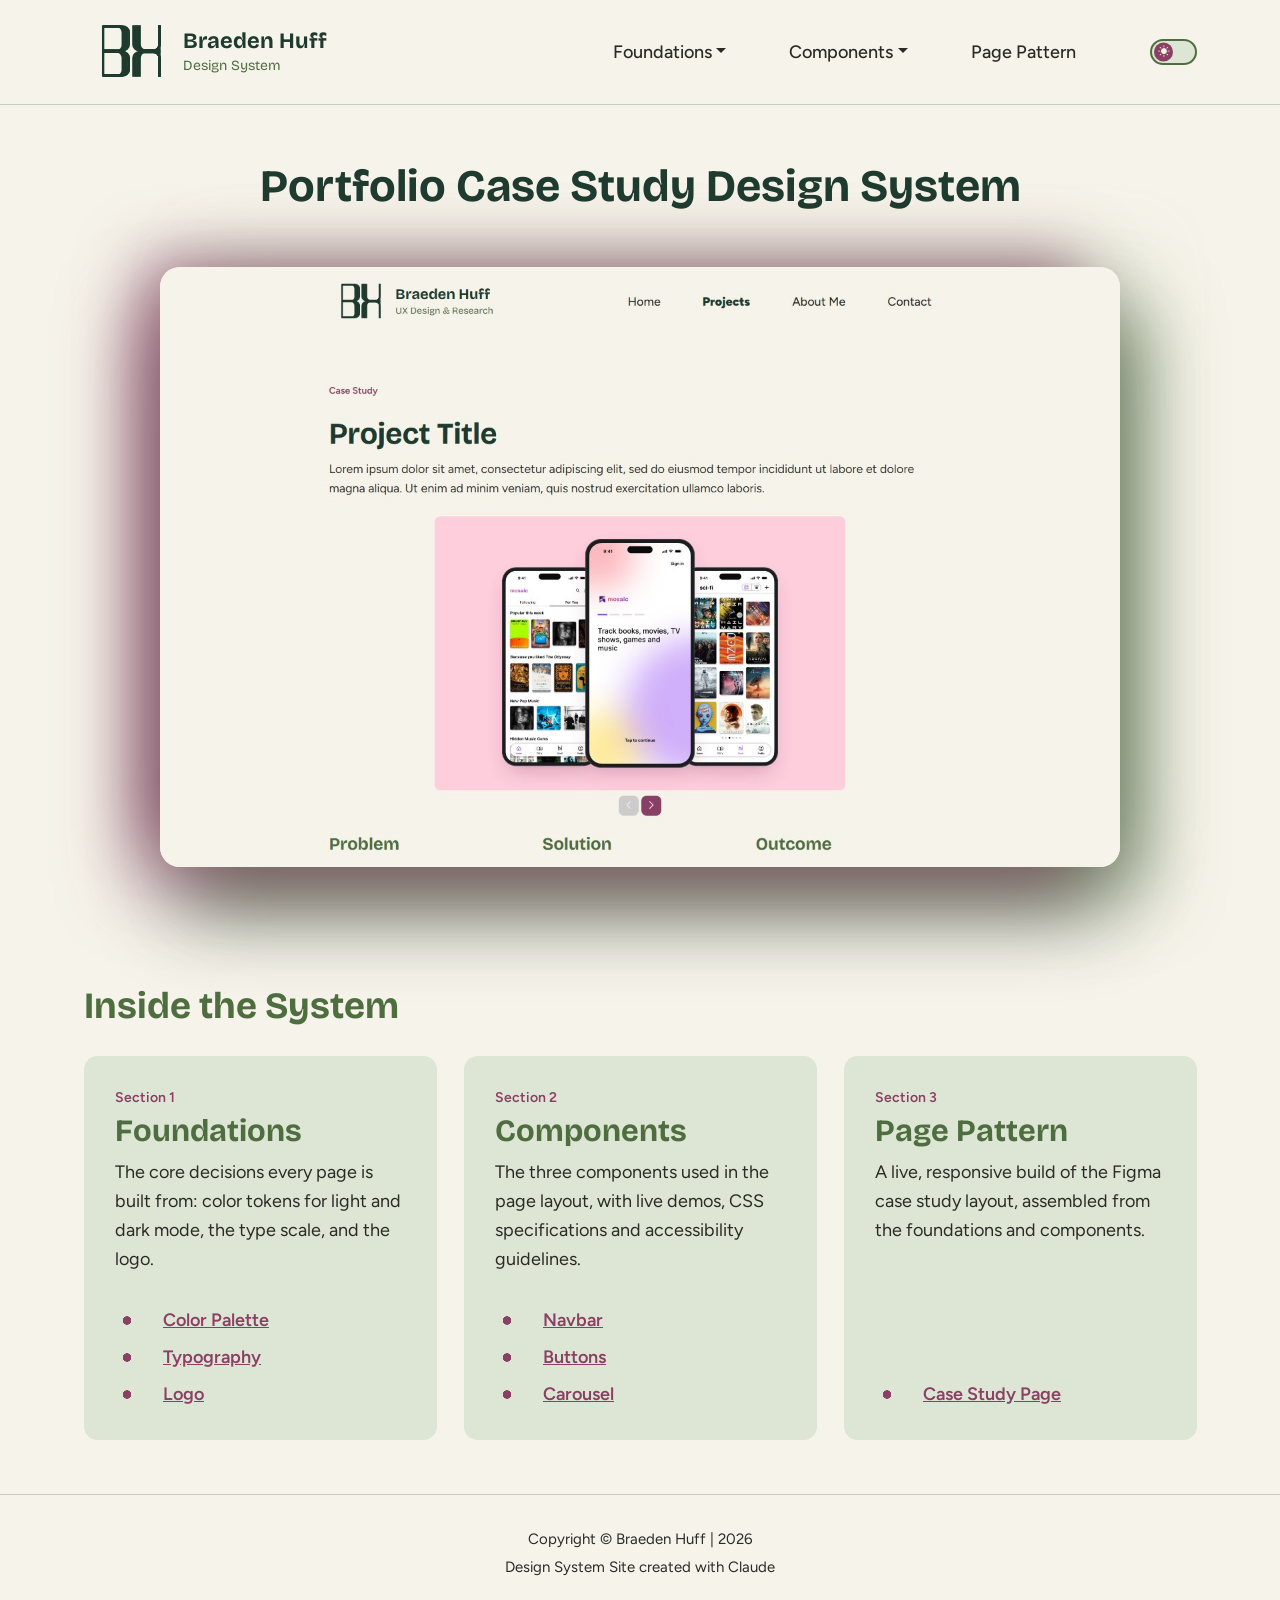
<file: index.html>
<!doctype html>
<html lang="en">
<head>
  <meta charset="utf-8">
  <meta name="viewport" content="width=device-width, initial-scale=1">
  <!-- Theme is set before the page draws so it never flashes the wrong colors -->
  <script>(function(){var t='light';try{if(localStorage.getItem('theme')==='dark')t='dark'}catch(e){}document.documentElement.setAttribute('data-bs-theme',t)})();</script>
  <title>Braeden Huff | Design System</title>
  <meta name="description" content="Braeden Huff's design system: color, typography, logo, components and a case study page pattern.">

  <!-- Favicons (from the logo site): favicon.ico holds the 16px and 32px browser icons;
       48px is the size Google Search shows; 180px is the iPhone/iPad home-screen icon -->
  <link rel="icon" type="image/x-icon" sizes="16x16 32x32" href="favicon.ico">
  <link rel="icon" type="image/png" sizes="48x48" href="images/logo/favicons/48.png">
  <link rel="apple-touch-icon" sizes="180x180" href="images/logo/favicons/180.png">

  <!-- Bootstrap 5.0 & Bootstrap Icons -->
  <link href="https://cdn.jsdelivr.net/npm/bootstrap@5.0.2/dist/css/bootstrap.min.css" rel="stylesheet">
  <link href="https://cdn.jsdelivr.net/npm/bootstrap-icons@1.11.3/font/bootstrap-icons.min.css" rel="stylesheet">

  <!-- Google Fonts: Bricolage Grotesque, Figtree, IBM Plex Mono (specs) -->
  <link rel="preconnect" href="https://fonts.googleapis.com">
  <link rel="preconnect" href="https://fonts.gstatic.com" crossorigin>
  <link href="https://fonts.googleapis.com/css2?family=Bricolage+Grotesque:opsz,wght@12..96,400;12..96,700&family=Figtree:ital,wght@0,400;0,500;0,600;0,700;0,900;1,400&family=IBM+Plex+Mono:wght@400;500&display=swap" rel="stylesheet">

  <link href="css/styles.css" rel="stylesheet">
</head>
<body class="d-flex flex-column min-vh-100">
  <a class="visually-hidden-focusable" href="#main">Skip to main content</a>

  <nav class="navbar navbar-expand-lg sticky-top site-nav" aria-label="Design system">
    <div class="container-fluid ds-container">
      <a class="brand" href="index.html" aria-current="page">
        <img class="logo-light" src="images/logo/colorlightmode.svg" alt="" width="76" height="64">
        <img class="logo-dark" src="images/logo/colordarkmode.svg" alt="" width="76" height="64">
        <span class="brand-text">
          <span class="brand-name">Braeden Huff</span>
          <span class="brand-tag">Design System</span>
        </span>
      </a>
      <button class="navbar-toggler" type="button" data-bs-toggle="collapse" data-bs-target="#mainNav" aria-controls="mainNav" aria-expanded="false" aria-label="Toggle navigation">
        <i class="bi bi-list" aria-hidden="true"></i>
      </button>
      <div class="collapse navbar-collapse justify-content-end" id="mainNav">
        <ul class="navbar-nav">
          <li class="nav-item dropdown">
            <button type="button" class="nav-link dropdown-toggle" id="foundationsMenu" data-bs-toggle="dropdown" aria-expanded="false">Foundations</button>
            <ul class="dropdown-menu" aria-labelledby="foundationsMenu">
              <li><a class="dropdown-item" href="foundations/colors.html">Color Palette</a></li>
              <li><a class="dropdown-item" href="foundations/typography.html">Typography</a></li>
              <li><a class="dropdown-item" href="foundations/logo.html">Logo</a></li>
            </ul>
          </li>
          <li class="nav-item dropdown">
            <button type="button" class="nav-link dropdown-toggle" id="componentsMenu" data-bs-toggle="dropdown" aria-expanded="false">Components</button>
            <ul class="dropdown-menu" aria-labelledby="componentsMenu">
              <li><a class="dropdown-item" href="components/navbar.html">Navbar</a></li>
              <li><a class="dropdown-item" href="components/buttons.html">Buttons</a></li>
              <li><a class="dropdown-item" href="components/carousel.html">Carousel</a></li>
            </ul>
          </li>
          <li class="nav-item"><a class="nav-link" href="patterns/case-study.html">Page Pattern</a></li>
        </ul>
        <div class="theme-toggle-wrap">
          <button type="button" class="theme-toggle" role="switch" aria-checked="false" aria-label="Dark mode">
            <span class="d-lg-none">Dark mode</span>
            <span class="theme-toggle-track" aria-hidden="true">
              <span class="theme-toggle-thumb"><i class="bi bi-sun-fill"></i><i class="bi bi-moon-stars-fill"></i></span>
            </span>
          </button>
        </div>
      </div>
    </div>
  </nav>

  <main id="main" class="flex-grow-1">
    <!-- Cover: centered title, then the live page pattern preview with a soft glow
         behind it in the palette's colors (see .cover-showcase in styles.css) -->
    <section class="cover container-fluid ds-container text-center" aria-labelledby="cover-title">
      <h1 class="cover-title" id="cover-title">Portfolio Case Study Design System</h1>

      <div class="cover-showcase">
        <!-- The preview matches the visitor's screen: the live page at desktop size on
             large screens (≥ 992px), the tablet preview on medium (768–991px), and the
             live page at phone size on small screens (< 768px). It also matches the
             site's mode: the light set shows in Light Mode and the dark set in Dark Mode
             (same .logo-light / .logo-dark switch as the navbar logo). Both are marked
             lazy, but browsers may still fetch the hidden set in advance. -->
        <a href="patterns/case-study.html" class="cover-layout-link" aria-label="Open the case study page pattern">
          <picture class="logo-light">
            <source media="(min-width: 992px)" srcset="images/hero/live-desktop.jpg" width="1440" height="900">
            <source media="(min-width: 768px)" srcset="images/figma/cover-layout.png" width="768" height="1229">
            <img class="cover-layout" src="images/hero/live-mobile.jpg" width="780" height="1688" loading="lazy" alt="Preview of the case study page pattern: navbar, Case Study eyebrow, Project Title, and a carousel of Mosaic phone mockups">
          </picture>
          <picture class="logo-dark">
            <source media="(min-width: 992px)" srcset="images/hero/live-desktop-dark.jpg" width="1440" height="900">
            <source media="(min-width: 768px)" srcset="images/hero/live-tablet-dark.jpg" width="768" height="1229">
            <img class="cover-layout" src="images/hero/live-mobile-dark.jpg" width="780" height="1688" loading="lazy" alt="Preview of the case study page pattern in Dark Mode: navbar, Case Study eyebrow, Project Title, and a carousel of Mosaic phone mockups">
          </picture>
        </a>
      </div>
    </section>

    <!-- What's inside: the three sections of the system -->
    <section class="container-fluid ds-container pb-5" aria-labelledby="contents-title">
      <h2 id="contents-title" class="mb-4">Inside the System</h2>
      <div class="row g-4">
        <div class="col-md-4">
          <div class="index-card">
            <span class="eyebrow">Section 1</span>
            <h2>Foundations</h2>
            <p>The core decisions every page is built from: color tokens for light and dark mode, the type scale, and the logo.</p>
            <ul class="ds-list ds-list-bullet tight">
              <li><a href="foundations/colors.html">Color Palette</a></li>
              <li><a href="foundations/typography.html">Typography</a></li>
              <li><a href="foundations/logo.html">Logo</a></li>
            </ul>
          </div>
        </div>
        <div class="col-md-4">
          <div class="index-card">
            <span class="eyebrow">Section 2</span>
            <h2>Components</h2>
            <p>The three components used in the page layout, with live demos, CSS specifications and accessibility guidelines.</p>
            <ul class="ds-list ds-list-bullet tight">
              <li><a href="components/navbar.html">Navbar</a></li>
              <li><a href="components/buttons.html">Buttons</a></li>
              <li><a href="components/carousel.html">Carousel</a></li>
            </ul>
          </div>
        </div>
        <div class="col-md-4">
          <div class="index-card">
            <span class="eyebrow">Section 3</span>
            <h2>Page Pattern</h2>
            <p>A live, responsive build of the Figma case study layout, assembled from the foundations and components.</p>
            <ul class="ds-list ds-list-bullet tight">
              <li><a href="patterns/case-study.html">Case Study Page</a></li>
            </ul>
          </div>
        </div>
      </div>
    </section>
  </main>

  <footer class="footer">
    <p>Copyright &copy; Braeden Huff | 2026</p>
    <p>Design System Site created with Claude</p>
  </footer>

  <script src="https://cdn.jsdelivr.net/npm/bootstrap@5.0.2/dist/js/bootstrap.bundle.min.js"></script>
  <script src="js/theme.js"></script>
</body>
</html>
</file>
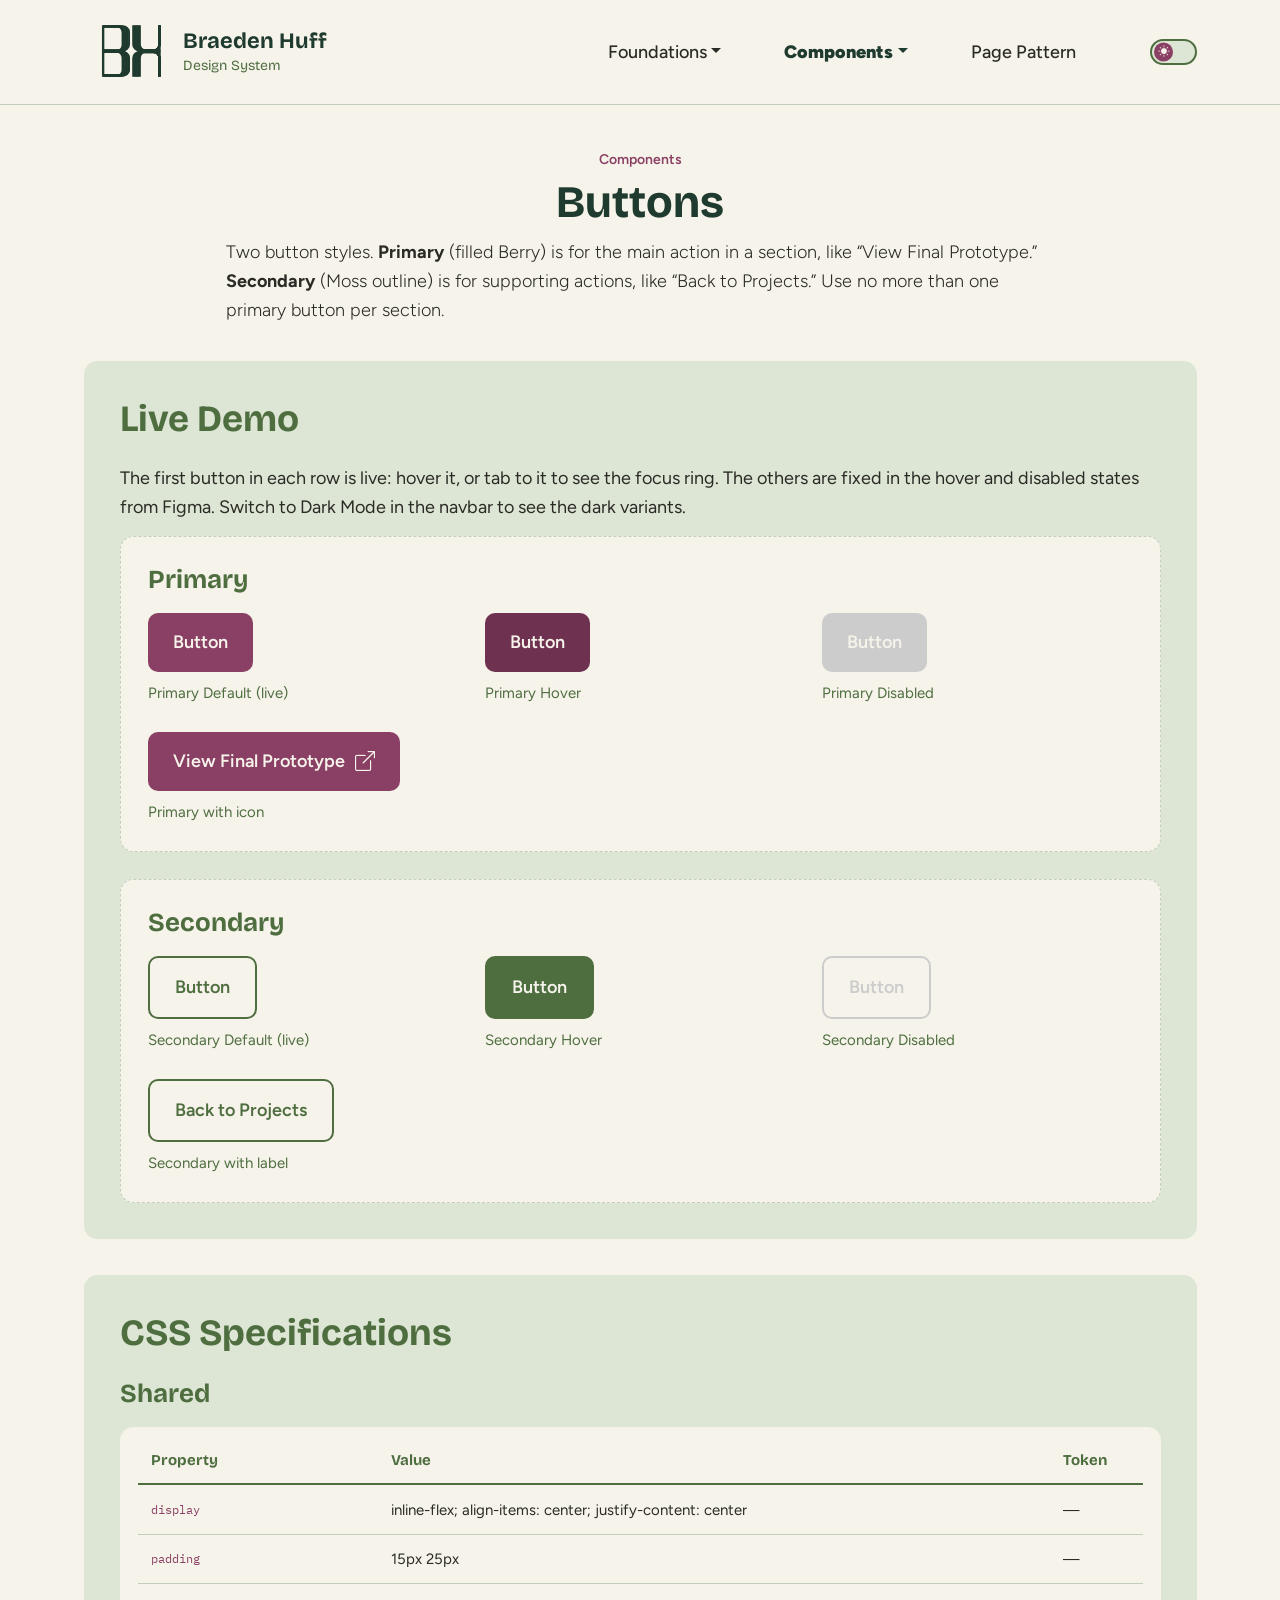
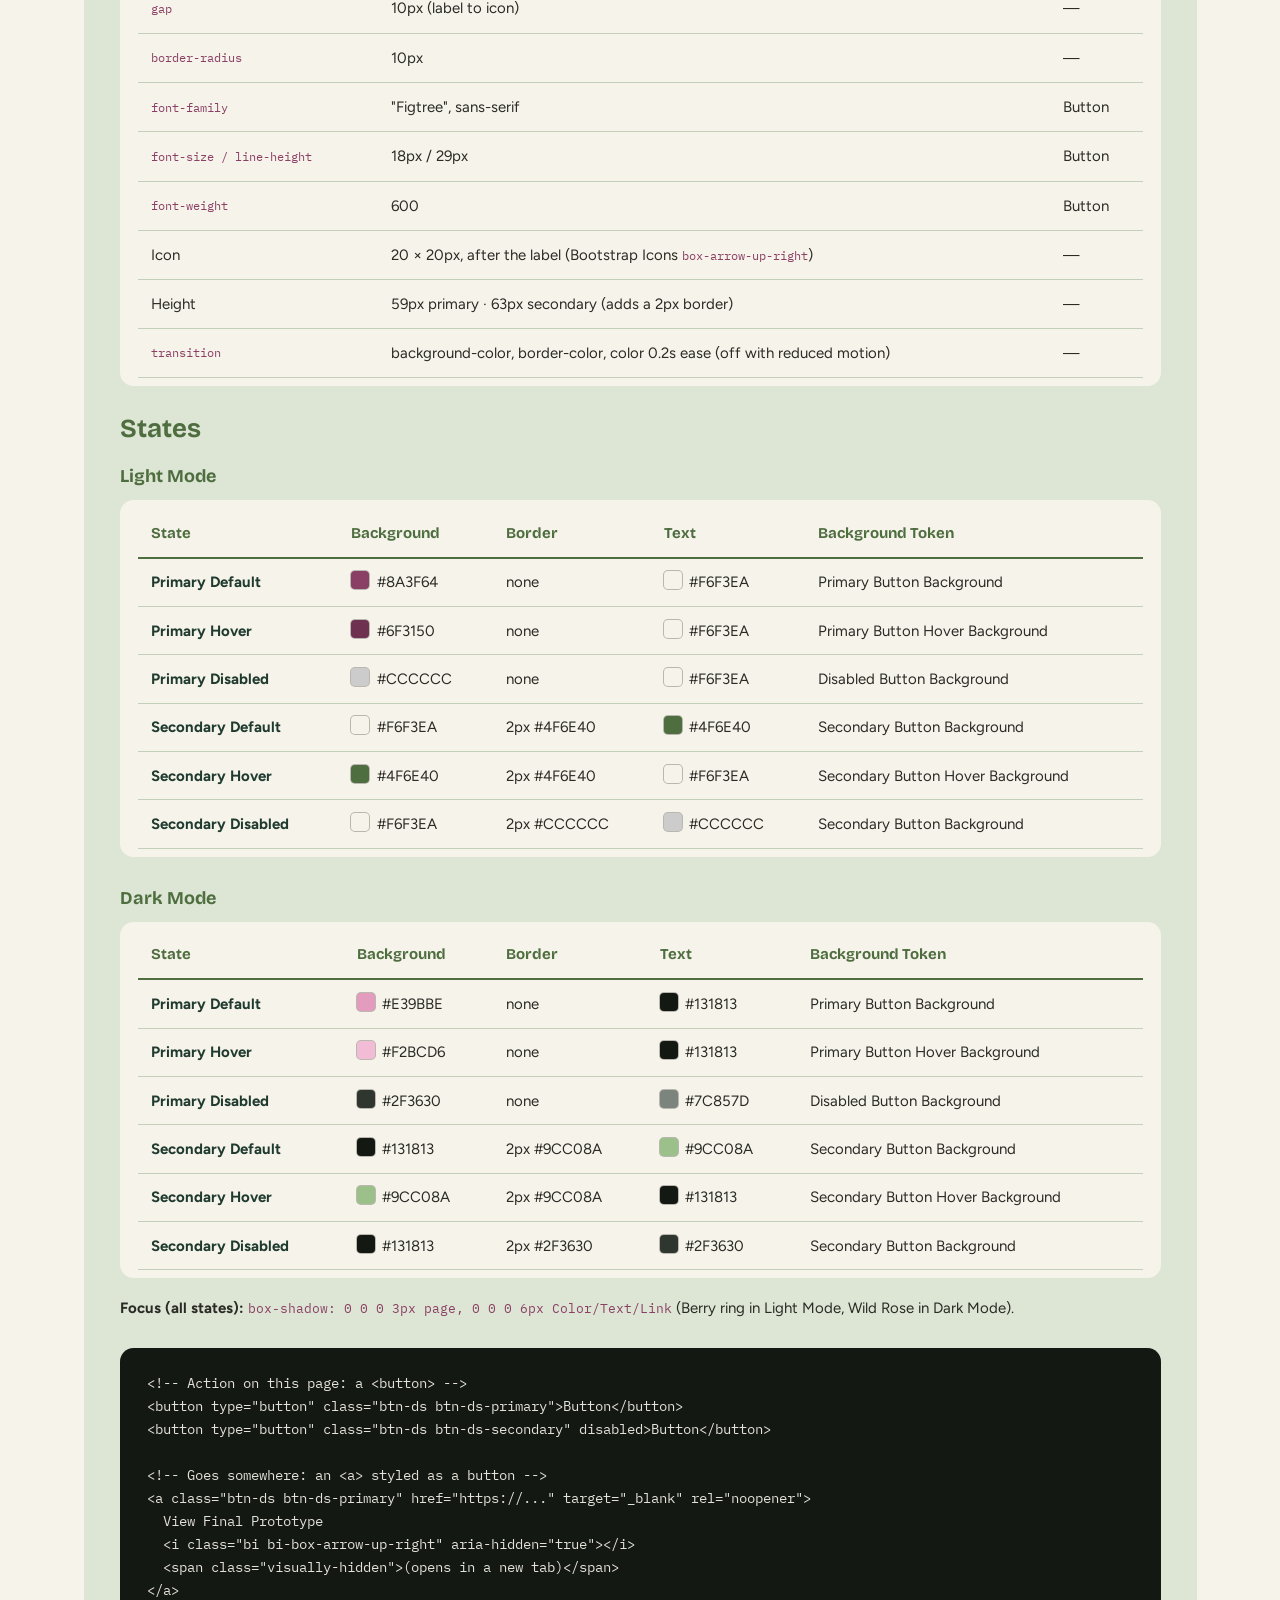
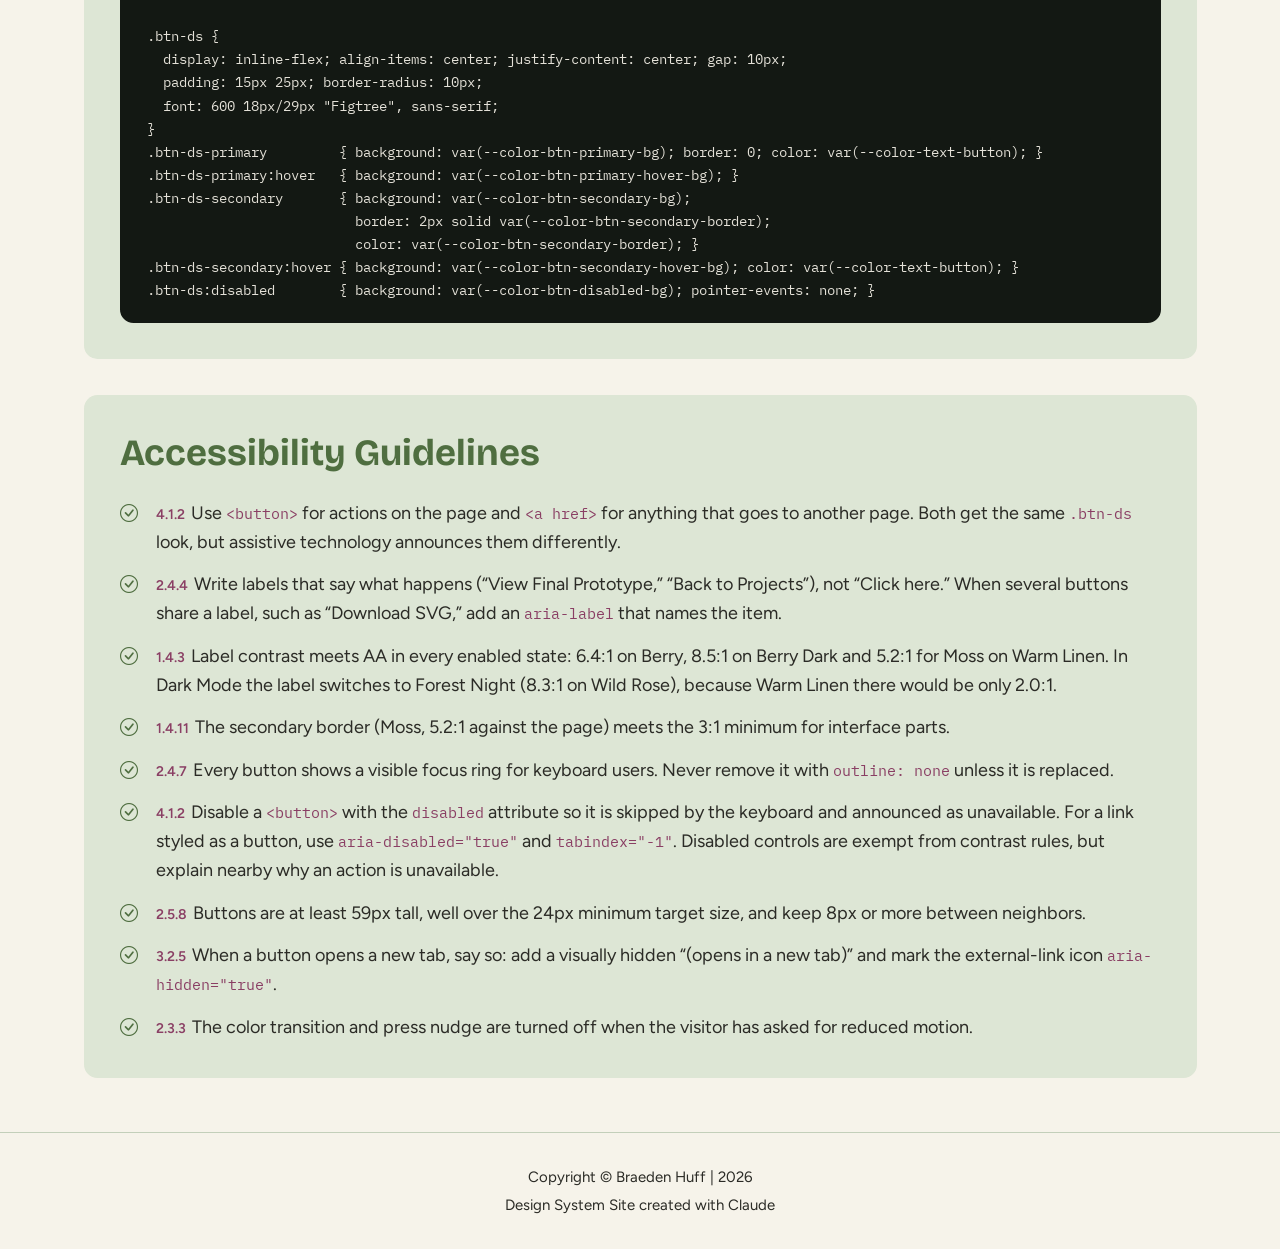
<file: components/buttons.html>
<!doctype html>
<html lang="en">
<head>
  <meta charset="utf-8">
  <meta name="viewport" content="width=device-width, initial-scale=1">
  <script>(function(){var t='light';try{if(localStorage.getItem('theme')==='dark')t='dark'}catch(e){}document.documentElement.setAttribute('data-bs-theme',t)})();</script>
  <title>Buttons | Braeden Huff Design System</title>
  <meta name="description" content="Primary and secondary buttons: live states, CSS specifications and accessibility guidelines.">

  <link rel="icon" type="image/x-icon" sizes="16x16 32x32" href="../favicon.ico">
  <link rel="icon" type="image/png" sizes="48x48" href="../images/logo/favicons/48.png">
  <link rel="apple-touch-icon" sizes="180x180" href="../images/logo/favicons/180.png">

  <link href="https://cdn.jsdelivr.net/npm/bootstrap@5.0.2/dist/css/bootstrap.min.css" rel="stylesheet">
  <link href="https://cdn.jsdelivr.net/npm/bootstrap-icons@1.11.3/font/bootstrap-icons.min.css" rel="stylesheet">
  <link rel="preconnect" href="https://fonts.googleapis.com">
  <link rel="preconnect" href="https://fonts.gstatic.com" crossorigin>
  <link href="https://fonts.googleapis.com/css2?family=Bricolage+Grotesque:opsz,wght@12..96,400;12..96,700&family=Figtree:ital,wght@0,400;0,500;0,600;0,700;0,900;1,400&family=IBM+Plex+Mono:wght@400;500&display=swap" rel="stylesheet">
  <link href="../css/styles.css" rel="stylesheet">
  <style>
    .state-grid { display: grid; grid-template-columns: repeat(auto-fill, minmax(230px, 1fr)); gap: 1.5rem; }
    .state-grid > div { display: flex; flex-direction: column; align-items: flex-start; }
  </style>
</head>
<body class="d-flex flex-column min-vh-100">
  <a class="visually-hidden-focusable" href="#main">Skip to main content</a>

  <nav class="navbar navbar-expand-lg sticky-top site-nav" aria-label="Design system">
    <div class="container-fluid ds-container">
      <a class="brand" href="../index.html">
        <img class="logo-light" src="../images/logo/colorlightmode.svg" alt="" width="76" height="64">
        <img class="logo-dark" src="../images/logo/colordarkmode.svg" alt="" width="76" height="64">
        <span class="brand-text"><span class="brand-name">Braeden Huff</span><span class="brand-tag">Design System</span></span>
      </a>
      <button class="navbar-toggler" type="button" data-bs-toggle="collapse" data-bs-target="#mainNav" aria-controls="mainNav" aria-expanded="false" aria-label="Toggle navigation">
        <i class="bi bi-list" aria-hidden="true"></i>
      </button>
      <div class="collapse navbar-collapse justify-content-end" id="mainNav">
        <ul class="navbar-nav">
          <li class="nav-item dropdown">
            <button type="button" class="nav-link dropdown-toggle" id="foundationsMenu" data-bs-toggle="dropdown" aria-expanded="false">Foundations</button>
            <ul class="dropdown-menu" aria-labelledby="foundationsMenu">
              <li><a class="dropdown-item" href="../foundations/colors.html">Color Palette</a></li>
              <li><a class="dropdown-item" href="../foundations/typography.html">Typography</a></li>
              <li><a class="dropdown-item" href="../foundations/logo.html">Logo</a></li>
            </ul>
          </li>
          <li class="nav-item dropdown">
            <button type="button" class="nav-link dropdown-toggle active" id="componentsMenu" data-bs-toggle="dropdown" aria-expanded="false">Components</button>
            <ul class="dropdown-menu" aria-labelledby="componentsMenu">
              <li><a class="dropdown-item" href="navbar.html">Navbar</a></li>
              <li><a class="dropdown-item active" aria-current="page" href="buttons.html">Buttons</a></li>
              <li><a class="dropdown-item" href="carousel.html">Carousel</a></li>
            </ul>
          </li>
          <li class="nav-item"><a class="nav-link" href="../patterns/case-study.html">Page Pattern</a></li>
        </ul>
        <div class="theme-toggle-wrap">
          <button type="button" class="theme-toggle" role="switch" aria-checked="false" aria-label="Dark mode">
            <span class="d-lg-none">Dark mode</span>
            <span class="theme-toggle-track" aria-hidden="true"><span class="theme-toggle-thumb"><i class="bi bi-sun-fill"></i><i class="bi bi-moon-stars-fill"></i></span></span>
          </button>
        </div>
      </div>
    </div>
  </nav>

  <main id="main" class="container-fluid ds-container flex-grow-1 main-content">
    <header class="page-header">
      <span class="eyebrow">Components</span>
      <h1>Buttons</h1>
      <p class="lead">Two button styles. <strong>Primary</strong> (filled Berry) is for the main action in a section, like &ldquo;View Final Prototype.&rdquo; <strong>Secondary</strong> (Moss outline) is for supporting actions, like &ldquo;Back to Projects.&rdquo; Use no more than one primary button per section.</p>
    </header>

    <!-- Live demo -->
    <section class="page-section" aria-labelledby="demo-title">
      <h2 id="demo-title">Live Demo</h2>
      <p>The first button in each row is live: hover it, or tab to it to see the focus ring. The others are fixed in the hover and disabled states from Figma. Switch to Dark Mode in the navbar to see the dark variants.</p>

      <div class="demo mb-4">
        <h3 class="h4 mb-3">Primary</h3>
        <div class="state-grid">
          <div><button type="button" class="btn-ds btn-ds-primary">Button</button><span class="demo-label">Primary Default (live)</span></div>
          <div><span class="btn-ds btn-ds-primary is-hover" aria-hidden="true">Button</span><span class="demo-label">Primary Hover</span></div>
          <div><button type="button" class="btn-ds btn-ds-primary" disabled>Button</button><span class="demo-label">Primary Disabled</span></div>
          <div><button type="button" class="btn-ds btn-ds-primary">View Final Prototype <i class="bi bi-box-arrow-up-right" aria-hidden="true"></i></button><span class="demo-label">Primary with icon</span></div>
        </div>
      </div>

      <div class="demo">
        <h3 class="h4 mb-3">Secondary</h3>
        <div class="state-grid">
          <div><button type="button" class="btn-ds btn-ds-secondary">Button</button><span class="demo-label">Secondary Default (live)</span></div>
          <div><span class="btn-ds btn-ds-secondary is-hover" aria-hidden="true">Button</span><span class="demo-label">Secondary Hover</span></div>
          <div><button type="button" class="btn-ds btn-ds-secondary" disabled>Button</button><span class="demo-label">Secondary Disabled</span></div>
          <div><button type="button" class="btn-ds btn-ds-secondary">Back to Projects</button><span class="demo-label">Secondary with label</span></div>
        </div>
      </div>
    </section>

    <!-- Specs -->
    <section class="page-section" aria-labelledby="specs-title">
      <h2 id="specs-title">CSS Specifications</h2>

      <h3 class="h4 mb-3">Shared</h3>
      <div class="table-wrap mb-4">
        <table class="table spec-table">
          <caption class="visually-hidden">CSS shared by both button styles</caption>
          <thead><tr><th scope="col">Property</th><th scope="col">Value</th><th scope="col">Token</th></tr></thead>
          <tbody>
            <tr><td><code>display</code></td><td>inline-flex; align-items: center; justify-content: center</td><td>&mdash;</td></tr>
            <tr><td><code>padding</code></td><td>15px 25px</td><td>&mdash;</td></tr>
            <tr><td><code>gap</code></td><td>10px (label to icon)</td><td>&mdash;</td></tr>
            <tr><td><code>border-radius</code></td><td>10px</td><td>&mdash;</td></tr>
            <tr><td><code>font-family</code></td><td>"Figtree", sans-serif</td><td>Button</td></tr>
            <tr><td><code>font-size / line-height</code></td><td>18px / 29px</td><td>Button</td></tr>
            <tr><td><code>font-weight</code></td><td>600</td><td>Button</td></tr>
            <tr><td>Icon</td><td>20 &times; 20px, after the label (Bootstrap Icons <code>box-arrow-up-right</code>)</td><td>&mdash;</td></tr>
            <tr><td>Height</td><td>59px primary &middot; 63px secondary (adds a 2px border)</td><td>&mdash;</td></tr>
            <tr><td><code>transition</code></td><td>background-color, border-color, color 0.2s ease (off with reduced motion)</td><td>&mdash;</td></tr>
          </tbody>
        </table>
      </div>

      <h3 class="h4 mb-3">States</h3>
      <h4 class="h4 mb-2" style="font-size:var(--fs-body);line-height:29px">Light Mode</h4>
      <div class="table-wrap mb-4">
        <table class="table spec-table">
          <caption class="visually-hidden">Light Mode colors for each button state</caption>
          <thead><tr><th scope="col">State</th><th scope="col">Background</th><th scope="col">Border</th><th scope="col">Text</th><th scope="col">Background Token</th></tr></thead>
          <tbody>
            <tr><th scope="row">Primary Default</th><td><span class="swatch-inline" style="background:#8A3F64"></span>#8A3F64</td><td>none</td><td><span class="swatch-inline" style="background:#F6F3EA"></span>#F6F3EA</td><td>Primary Button Background</td></tr>
            <tr><th scope="row">Primary Hover</th><td><span class="swatch-inline" style="background:#6F3150"></span>#6F3150</td><td>none</td><td><span class="swatch-inline" style="background:#F6F3EA"></span>#F6F3EA</td><td>Primary Button Hover Background</td></tr>
            <tr><th scope="row">Primary Disabled</th><td><span class="swatch-inline" style="background:#CCCCCC"></span>#CCCCCC</td><td>none</td><td><span class="swatch-inline" style="background:#F6F3EA"></span>#F6F3EA</td><td>Disabled Button Background</td></tr>
            <tr><th scope="row">Secondary Default</th><td><span class="swatch-inline" style="background:#F6F3EA"></span>#F6F3EA</td><td>2px #4F6E40</td><td><span class="swatch-inline" style="background:#4F6E40"></span>#4F6E40</td><td>Secondary Button Background</td></tr>
            <tr><th scope="row">Secondary Hover</th><td><span class="swatch-inline" style="background:#4F6E40"></span>#4F6E40</td><td>2px #4F6E40</td><td><span class="swatch-inline" style="background:#F6F3EA"></span>#F6F3EA</td><td>Secondary Button Hover Background</td></tr>
            <tr><th scope="row">Secondary Disabled</th><td><span class="swatch-inline" style="background:#F6F3EA"></span>#F6F3EA</td><td>2px #CCCCCC</td><td><span class="swatch-inline" style="background:#CCCCCC"></span>#CCCCCC</td><td>Secondary Button Background</td></tr>
          </tbody>
        </table>
      </div>

      <h4 class="h4 mb-2" style="font-size:var(--fs-body);line-height:29px">Dark Mode</h4>
      <div class="table-wrap mb-3">
        <table class="table spec-table">
          <caption class="visually-hidden">Dark Mode colors for each button state</caption>
          <thead><tr><th scope="col">State</th><th scope="col">Background</th><th scope="col">Border</th><th scope="col">Text</th><th scope="col">Background Token</th></tr></thead>
          <tbody>
            <tr><th scope="row">Primary Default</th><td><span class="swatch-inline" style="background:#E39BBE"></span>#E39BBE</td><td>none</td><td><span class="swatch-inline" style="background:#131813"></span>#131813</td><td>Primary Button Background</td></tr>
            <tr><th scope="row">Primary Hover</th><td><span class="swatch-inline" style="background:#F2BCD6"></span>#F2BCD6</td><td>none</td><td><span class="swatch-inline" style="background:#131813"></span>#131813</td><td>Primary Button Hover Background</td></tr>
            <tr><th scope="row">Primary Disabled</th><td><span class="swatch-inline" style="background:#2F3630"></span>#2F3630</td><td>none</td><td><span class="swatch-inline" style="background:#7C857D"></span>#7C857D</td><td>Disabled Button Background</td></tr>
            <tr><th scope="row">Secondary Default</th><td><span class="swatch-inline" style="background:#131813"></span>#131813</td><td>2px #9CC08A</td><td><span class="swatch-inline" style="background:#9CC08A"></span>#9CC08A</td><td>Secondary Button Background</td></tr>
            <tr><th scope="row">Secondary Hover</th><td><span class="swatch-inline" style="background:#9CC08A"></span>#9CC08A</td><td>2px #9CC08A</td><td><span class="swatch-inline" style="background:#131813"></span>#131813</td><td>Secondary Button Hover Background</td></tr>
            <tr><th scope="row">Secondary Disabled</th><td><span class="swatch-inline" style="background:#131813"></span>#131813</td><td>2px #2F3630</td><td><span class="swatch-inline" style="background:#2F3630"></span>#2F3630</td><td>Secondary Button Background</td></tr>
          </tbody>
        </table>
      </div>
      <p class="text-small mb-4"><strong>Focus (all states):</strong> <code>box-shadow: 0 0 0 3px page, 0 0 0 6px Color/Text/Link</code> (Berry ring in Light Mode, Wild Rose in Dark Mode).</p>

<pre class="code-sample"><code>&lt;!-- Action on this page: a &lt;button&gt; --&gt;
&lt;button type="button" class="btn-ds btn-ds-primary"&gt;Button&lt;/button&gt;
&lt;button type="button" class="btn-ds btn-ds-secondary" disabled&gt;Button&lt;/button&gt;

&lt;!-- Goes somewhere: an &lt;a&gt; styled as a button --&gt;
&lt;a class="btn-ds btn-ds-primary" href="https://..." target="_blank" rel="noopener"&gt;
  View Final Prototype
  &lt;i class="bi bi-box-arrow-up-right" aria-hidden="true"&gt;&lt;/i&gt;
  &lt;span class="visually-hidden"&gt;(opens in a new tab)&lt;/span&gt;
&lt;/a&gt;

.btn-ds {
  display: inline-flex; align-items: center; justify-content: center; gap: 10px;
  padding: 15px 25px; border-radius: 10px;
  font: 600 18px/29px "Figtree", sans-serif;
}
.btn-ds-primary         { background: var(--color-btn-primary-bg); border: 0; color: var(--color-text-button); }
.btn-ds-primary:hover   { background: var(--color-btn-primary-hover-bg); }
.btn-ds-secondary       { background: var(--color-btn-secondary-bg);
                          border: 2px solid var(--color-btn-secondary-border);
                          color: var(--color-btn-secondary-border); }
.btn-ds-secondary:hover { background: var(--color-btn-secondary-hover-bg); color: var(--color-text-button); }
.btn-ds:disabled        { background: var(--color-btn-disabled-bg); pointer-events: none; }</code></pre>
    </section>

    <!-- Accessibility -->
    <section class="page-section" aria-labelledby="a11y-title">
      <h2 id="a11y-title">Accessibility Guidelines</h2>
      <ul class="a11y-list">
        <li><span class="wcag">4.1.2</span>Use <code>&lt;button&gt;</code> for actions on the page and <code>&lt;a href&gt;</code> for anything that goes to another page. Both get the same <code>.btn-ds</code> look, but assistive technology announces them differently.</li>
        <li><span class="wcag">2.4.4</span>Write labels that say what happens (&ldquo;View Final Prototype,&rdquo; &ldquo;Back to Projects&rdquo;), not &ldquo;Click here.&rdquo; When several buttons share a label, such as &ldquo;Download SVG,&rdquo; add an <code>aria-label</code> that names the item.</li>
        <li><span class="wcag">1.4.3</span>Label contrast meets AA in every enabled state: 6.4:1 on Berry, 8.5:1 on Berry Dark and 5.2:1 for Moss on Warm Linen. In Dark Mode the label switches to Forest Night (8.3:1 on Wild Rose), because Warm Linen there would be only 2.0:1.</li>
        <li><span class="wcag">1.4.11</span>The secondary border (Moss, 5.2:1 against the page) meets the 3:1 minimum for interface parts.</li>
        <li><span class="wcag">2.4.7</span>Every button shows a visible focus ring for keyboard users. Never remove it with <code>outline: none</code> unless it is replaced.</li>
        <li><span class="wcag">4.1.2</span>Disable a <code>&lt;button&gt;</code> with the <code>disabled</code> attribute so it is skipped by the keyboard and announced as unavailable. For a link styled as a button, use <code>aria-disabled="true"</code> and <code>tabindex="-1"</code>. Disabled controls are exempt from contrast rules, but explain nearby why an action is unavailable.</li>
        <li><span class="wcag">2.5.8</span>Buttons are at least 59px tall, well over the 24px minimum target size, and keep 8px or more between neighbors.</li>
        <li><span class="wcag">3.2.5</span>When a button opens a new tab, say so: add a visually hidden &ldquo;(opens in a new tab)&rdquo; and mark the external-link icon <code>aria-hidden="true"</code>.</li>
        <li><span class="wcag">2.3.3</span>The color transition and press nudge are turned off when the visitor has asked for reduced motion.</li>
      </ul>
    </section>
  </main>

  <footer class="footer">
    <p>Copyright &copy; Braeden Huff | 2026</p>
    <p>Design System Site created with Claude</p>
  </footer>

  <script src="https://cdn.jsdelivr.net/npm/bootstrap@5.0.2/dist/js/bootstrap.bundle.min.js"></script>
  <script src="../js/theme.js"></script>
</body>
</html>
</file>
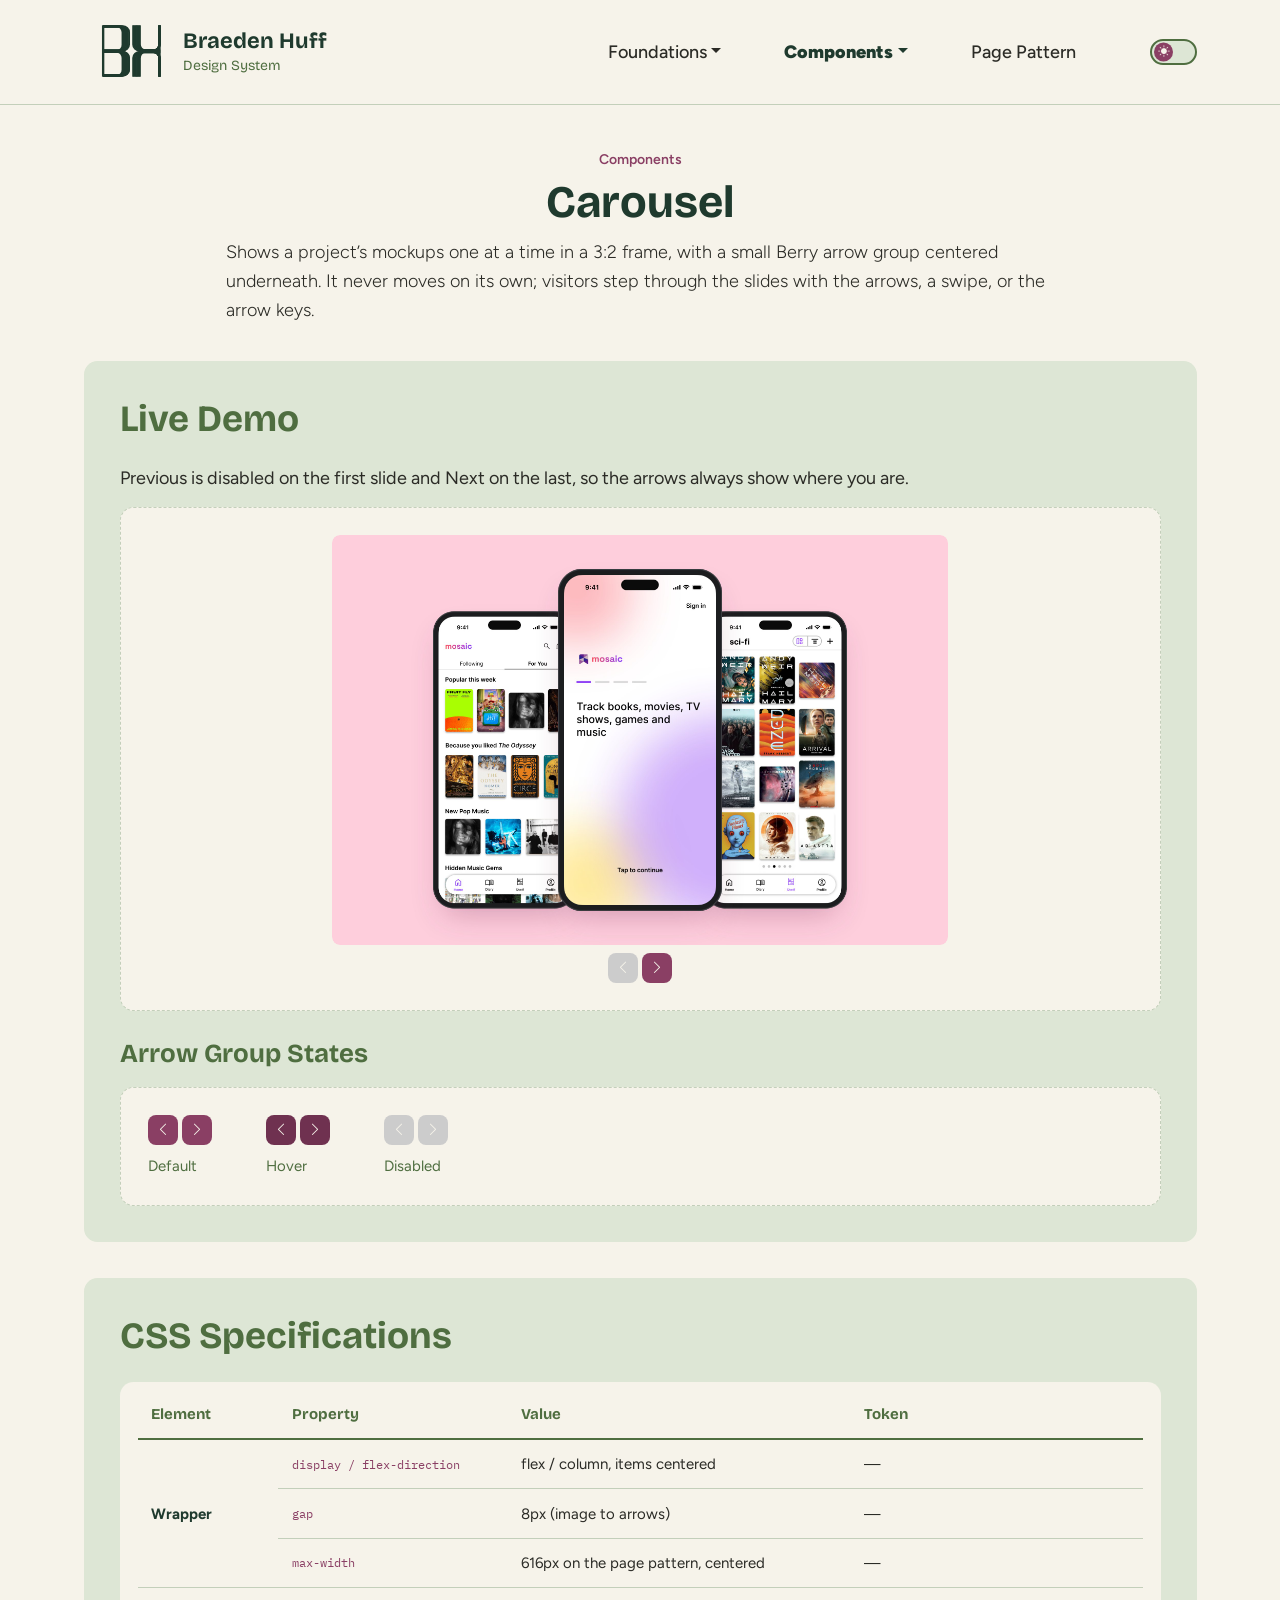
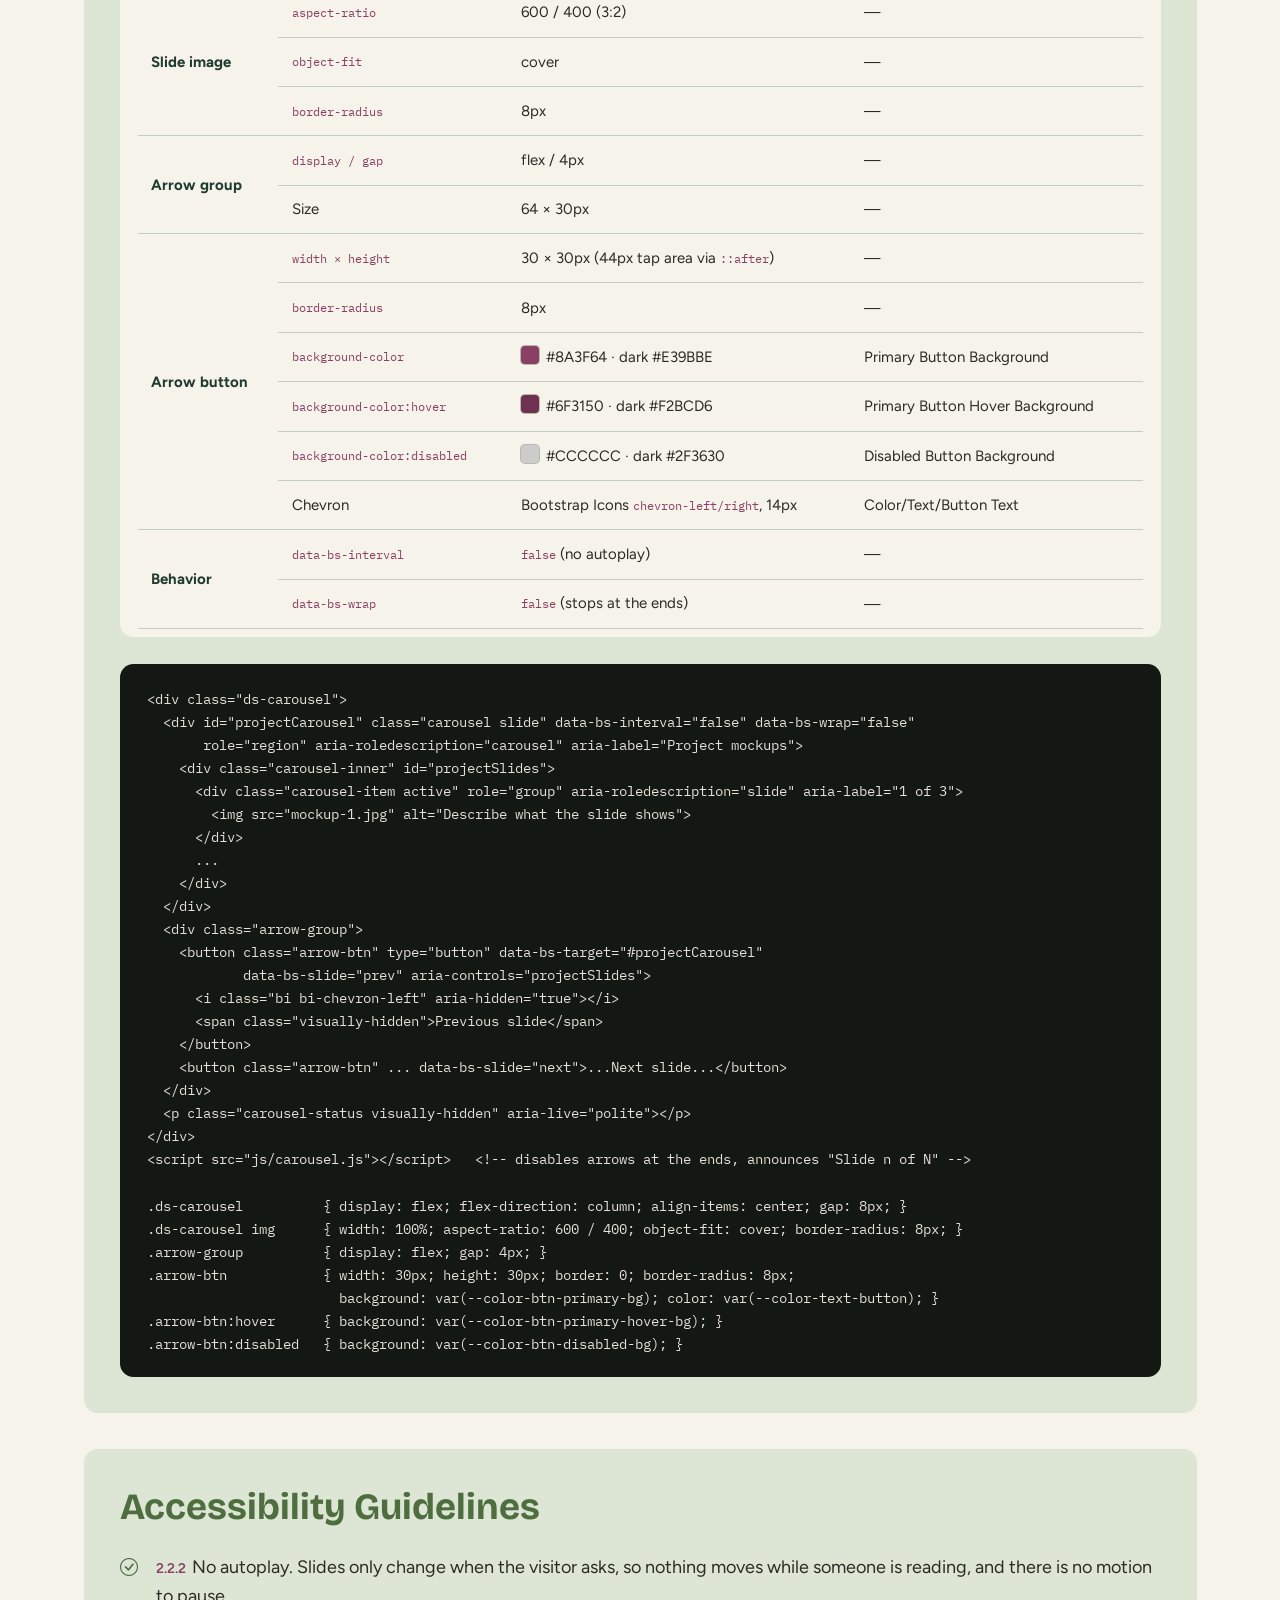
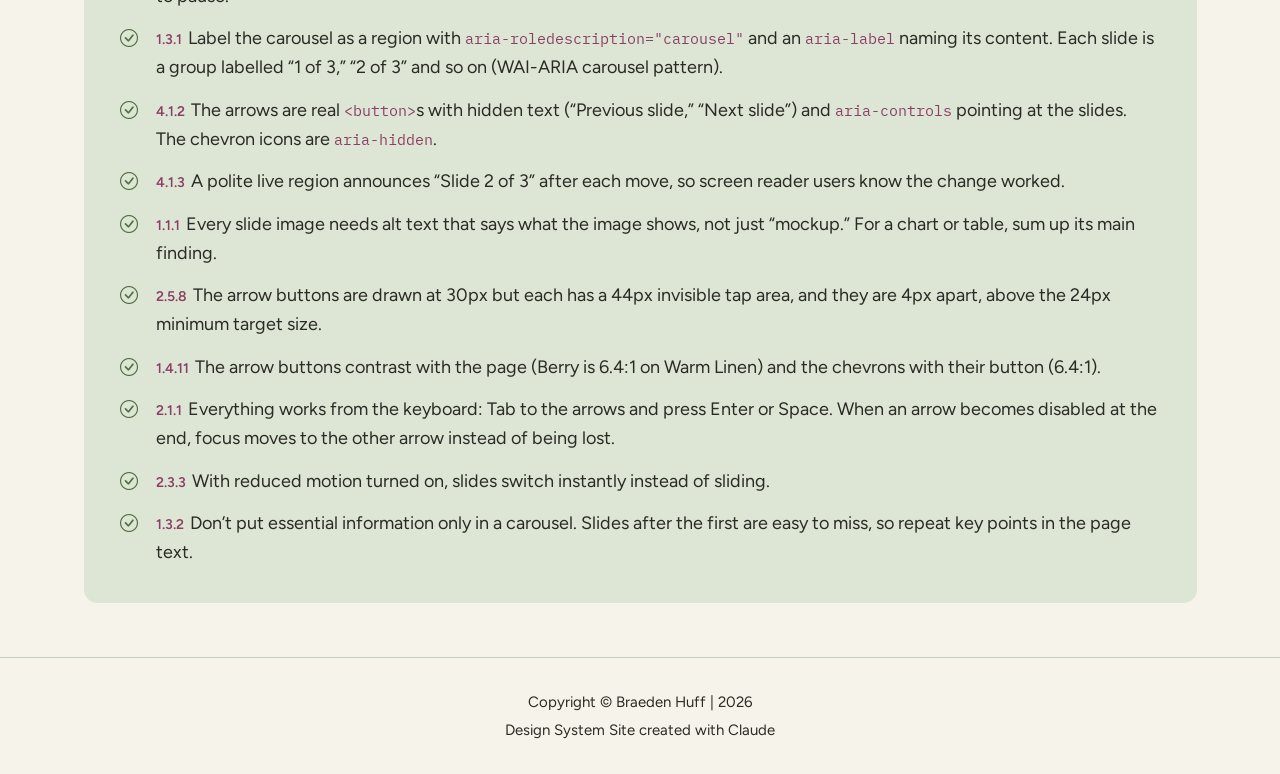
<file: components/carousel.html>
<!doctype html>
<html lang="en">
<head>
  <meta charset="utf-8">
  <meta name="viewport" content="width=device-width, initial-scale=1">
  <script>(function(){var t='light';try{if(localStorage.getItem('theme')==='dark')t='dark'}catch(e){}document.documentElement.setAttribute('data-bs-theme',t)})();</script>
  <title>Carousel | Braeden Huff Design System</title>
  <meta name="description" content="The carousel component with its arrow group: live demo, CSS specifications and accessibility guidelines.">

  <link rel="icon" type="image/x-icon" sizes="16x16 32x32" href="../favicon.ico">
  <link rel="icon" type="image/png" sizes="48x48" href="../images/logo/favicons/48.png">
  <link rel="apple-touch-icon" sizes="180x180" href="../images/logo/favicons/180.png">

  <link href="https://cdn.jsdelivr.net/npm/bootstrap@5.0.2/dist/css/bootstrap.min.css" rel="stylesheet">
  <link href="https://cdn.jsdelivr.net/npm/bootstrap-icons@1.11.3/font/bootstrap-icons.min.css" rel="stylesheet">
  <link rel="preconnect" href="https://fonts.googleapis.com">
  <link rel="preconnect" href="https://fonts.gstatic.com" crossorigin>
  <link href="https://fonts.googleapis.com/css2?family=Bricolage+Grotesque:opsz,wght@12..96,400;12..96,700&family=Figtree:ital,wght@0,400;0,500;0,600;0,700;0,900;1,400&family=IBM+Plex+Mono:wght@400;500&display=swap" rel="stylesheet">
  <link href="../css/styles.css" rel="stylesheet">
</head>
<body class="d-flex flex-column min-vh-100">
  <a class="visually-hidden-focusable" href="#main">Skip to main content</a>

  <nav class="navbar navbar-expand-lg sticky-top site-nav" aria-label="Design system">
    <div class="container-fluid ds-container">
      <a class="brand" href="../index.html">
        <img class="logo-light" src="../images/logo/colorlightmode.svg" alt="" width="76" height="64">
        <img class="logo-dark" src="../images/logo/colordarkmode.svg" alt="" width="76" height="64">
        <span class="brand-text"><span class="brand-name">Braeden Huff</span><span class="brand-tag">Design System</span></span>
      </a>
      <button class="navbar-toggler" type="button" data-bs-toggle="collapse" data-bs-target="#mainNav" aria-controls="mainNav" aria-expanded="false" aria-label="Toggle navigation">
        <i class="bi bi-list" aria-hidden="true"></i>
      </button>
      <div class="collapse navbar-collapse justify-content-end" id="mainNav">
        <ul class="navbar-nav">
          <li class="nav-item dropdown">
            <button type="button" class="nav-link dropdown-toggle" id="foundationsMenu" data-bs-toggle="dropdown" aria-expanded="false">Foundations</button>
            <ul class="dropdown-menu" aria-labelledby="foundationsMenu">
              <li><a class="dropdown-item" href="../foundations/colors.html">Color Palette</a></li>
              <li><a class="dropdown-item" href="../foundations/typography.html">Typography</a></li>
              <li><a class="dropdown-item" href="../foundations/logo.html">Logo</a></li>
            </ul>
          </li>
          <li class="nav-item dropdown">
            <button type="button" class="nav-link dropdown-toggle active" id="componentsMenu" data-bs-toggle="dropdown" aria-expanded="false">Components</button>
            <ul class="dropdown-menu" aria-labelledby="componentsMenu">
              <li><a class="dropdown-item" href="navbar.html">Navbar</a></li>
              <li><a class="dropdown-item" href="buttons.html">Buttons</a></li>
              <li><a class="dropdown-item active" aria-current="page" href="carousel.html">Carousel</a></li>
            </ul>
          </li>
          <li class="nav-item"><a class="nav-link" href="../patterns/case-study.html">Page Pattern</a></li>
        </ul>
        <div class="theme-toggle-wrap">
          <button type="button" class="theme-toggle" role="switch" aria-checked="false" aria-label="Dark mode">
            <span class="d-lg-none">Dark mode</span>
            <span class="theme-toggle-track" aria-hidden="true"><span class="theme-toggle-thumb"><i class="bi bi-sun-fill"></i><i class="bi bi-moon-stars-fill"></i></span></span>
          </button>
        </div>
      </div>
    </div>
  </nav>

  <main id="main" class="container-fluid ds-container flex-grow-1 main-content">
    <header class="page-header">
      <span class="eyebrow">Components</span>
      <h1>Carousel</h1>
      <p class="lead">Shows a project&rsquo;s mockups one at a time in a 3:2 frame, with a small Berry arrow group centered underneath. It never moves on its own; visitors step through the slides with the arrows, a swipe, or the arrow keys.</p>
    </header>

    <!-- Live demo -->
    <section class="page-section" aria-labelledby="demo-title">
      <h2 id="demo-title">Live Demo</h2>
      <p>Previous is disabled on the first slide and Next on the last, so the arrows always show where you are.</p>

      <div class="demo">
        <div class="ds-carousel mx-auto" style="max-width:616px">
          <div id="demoCarousel" class="carousel slide" data-bs-interval="false" data-bs-wrap="false" role="region" aria-roledescription="carousel" aria-label="Mosaic project mockups">
            <div class="carousel-inner" id="demoCarouselSlides">
              <div class="carousel-item active" role="group" aria-roledescription="slide" aria-label="1 of 3">
                <img src="../images/figma/carousel-mosaic.jpg" width="2400" height="1600" alt="Three phones showing the Mosaic app on a pink background: a home feed, the onboarding screen reading “Track books, movies, TV shows, games and music,” and a sci-fi shelf">
              </div>
              <div class="carousel-item" role="group" aria-roledescription="slide" aria-label="2 of 3">
                <img src="../images/carousel/mosaic-hand-pink.jpg" width="1800" height="1200" alt="A hand holding a phone against a pink background, showing the Mosaic welcome screen: “Track books, movies, TV shows, games and music”" loading="lazy">
              </div>
              <div class="carousel-item" role="group" aria-roledescription="slide" aria-label="3 of 3">
                <img src="../images/carousel/mosaic-hand-gradient.jpg" width="1200" height="800" alt="The same Mosaic welcome screen on a hand-held phone, against a soft pink-to-peach gradient" loading="lazy">
              </div>
            </div>
          </div>
          <div class="arrow-group">
            <button class="arrow-btn" type="button" data-bs-target="#demoCarousel" data-bs-slide="prev" aria-controls="demoCarouselSlides">
              <i class="bi bi-chevron-left" aria-hidden="true"></i><span class="visually-hidden">Previous slide</span>
            </button>
            <button class="arrow-btn" type="button" data-bs-target="#demoCarousel" data-bs-slide="next" aria-controls="demoCarouselSlides">
              <i class="bi bi-chevron-right" aria-hidden="true"></i><span class="visually-hidden">Next slide</span>
            </button>
          </div>
          <p class="carousel-status visually-hidden" aria-live="polite" aria-atomic="true"></p>
        </div>
      </div>

      <h3 class="h4 mt-4 mb-3">Arrow Group States</h3>
      <div class="demo d-flex flex-wrap gap-5">
        <div><div class="arrow-group" aria-hidden="true"><span class="arrow-btn"><i class="bi bi-chevron-left"></i></span><span class="arrow-btn"><i class="bi bi-chevron-right"></i></span></div><span class="demo-label">Default</span></div>
        <div><div class="arrow-group" aria-hidden="true"><span class="arrow-btn is-hover"><i class="bi bi-chevron-left"></i></span><span class="arrow-btn is-hover"><i class="bi bi-chevron-right"></i></span></div><span class="demo-label">Hover</span></div>
        <div><div class="arrow-group" aria-hidden="true"><span class="arrow-btn is-disabled"><i class="bi bi-chevron-left"></i></span><span class="arrow-btn is-disabled"><i class="bi bi-chevron-right"></i></span></div><span class="demo-label">Disabled</span></div>
      </div>
    </section>

    <!-- Specs -->
    <section class="page-section" aria-labelledby="specs-title">
      <h2 id="specs-title">CSS Specifications</h2>
      <div class="table-wrap mb-4">
        <table class="table spec-table">
          <caption class="visually-hidden">Carousel CSS properties, values and tokens</caption>
          <thead><tr><th scope="col">Element</th><th scope="col">Property</th><th scope="col">Value</th><th scope="col">Token</th></tr></thead>
          <tbody>
            <tr><th scope="row" rowspan="3">Wrapper</th><td><code>display / flex-direction</code></td><td>flex / column, items centered</td><td>&mdash;</td></tr>
            <tr><td><code>gap</code></td><td>8px (image to arrows)</td><td>&mdash;</td></tr>
            <tr><td><code>max-width</code></td><td>616px on the page pattern, centered</td><td>&mdash;</td></tr>

            <tr><th scope="row" rowspan="3">Slide image</th><td><code>aspect-ratio</code></td><td>600 / 400 (3:2)</td><td>&mdash;</td></tr>
            <tr><td><code>object-fit</code></td><td>cover</td><td>&mdash;</td></tr>
            <tr><td><code>border-radius</code></td><td>8px</td><td>&mdash;</td></tr>

            <tr><th scope="row" rowspan="2">Arrow group</th><td><code>display / gap</code></td><td>flex / 4px</td><td>&mdash;</td></tr>
            <tr><td>Size</td><td>64 &times; 30px</td><td>&mdash;</td></tr>

            <tr><th scope="row" rowspan="6">Arrow button</th><td><code>width &times; height</code></td><td>30 &times; 30px (44px tap area via <code>::after</code>)</td><td>&mdash;</td></tr>
            <tr><td><code>border-radius</code></td><td>8px</td><td>&mdash;</td></tr>
            <tr><td><code>background-color</code></td><td><span class="swatch-inline" style="background:#8A3F64"></span>#8A3F64 &middot; dark #E39BBE</td><td>Primary Button Background</td></tr>
            <tr><td><code>background-color:hover</code></td><td><span class="swatch-inline" style="background:#6F3150"></span>#6F3150 &middot; dark #F2BCD6</td><td>Primary Button Hover Background</td></tr>
            <tr><td><code>background-color:disabled</code></td><td><span class="swatch-inline" style="background:#CCCCCC"></span>#CCCCCC &middot; dark #2F3630</td><td>Disabled Button Background</td></tr>
            <tr><td>Chevron</td><td>Bootstrap Icons <code>chevron-left/right</code>, 14px</td><td>Color/Text/Button Text</td></tr>

            <tr><th scope="row" rowspan="2">Behavior</th><td><code>data-bs-interval</code></td><td><code>false</code> (no autoplay)</td><td>&mdash;</td></tr>
            <tr><td><code>data-bs-wrap</code></td><td><code>false</code> (stops at the ends)</td><td>&mdash;</td></tr>
          </tbody>
        </table>
      </div>

<pre class="code-sample"><code>&lt;div class="ds-carousel"&gt;
  &lt;div id="projectCarousel" class="carousel slide" data-bs-interval="false" data-bs-wrap="false"
       role="region" aria-roledescription="carousel" aria-label="Project mockups"&gt;
    &lt;div class="carousel-inner" id="projectSlides"&gt;
      &lt;div class="carousel-item active" role="group" aria-roledescription="slide" aria-label="1 of 3"&gt;
        &lt;img src="mockup-1.jpg" alt="Describe what the slide shows"&gt;
      &lt;/div&gt;
      ...
    &lt;/div&gt;
  &lt;/div&gt;
  &lt;div class="arrow-group"&gt;
    &lt;button class="arrow-btn" type="button" data-bs-target="#projectCarousel"
            data-bs-slide="prev" aria-controls="projectSlides"&gt;
      &lt;i class="bi bi-chevron-left" aria-hidden="true"&gt;&lt;/i&gt;
      &lt;span class="visually-hidden"&gt;Previous slide&lt;/span&gt;
    &lt;/button&gt;
    &lt;button class="arrow-btn" ... data-bs-slide="next"&gt;...Next slide...&lt;/button&gt;
  &lt;/div&gt;
  &lt;p class="carousel-status visually-hidden" aria-live="polite"&gt;&lt;/p&gt;
&lt;/div&gt;
&lt;script src="js/carousel.js"&gt;&lt;/script&gt;   &lt;!-- disables arrows at the ends, announces "Slide n of N" --&gt;

.ds-carousel          { display: flex; flex-direction: column; align-items: center; gap: 8px; }
.ds-carousel img      { width: 100%; aspect-ratio: 600 / 400; object-fit: cover; border-radius: 8px; }
.arrow-group          { display: flex; gap: 4px; }
.arrow-btn            { width: 30px; height: 30px; border: 0; border-radius: 8px;
                        background: var(--color-btn-primary-bg); color: var(--color-text-button); }
.arrow-btn:hover      { background: var(--color-btn-primary-hover-bg); }
.arrow-btn:disabled   { background: var(--color-btn-disabled-bg); }</code></pre>
    </section>

    <!-- Accessibility -->
    <section class="page-section" aria-labelledby="a11y-title">
      <h2 id="a11y-title">Accessibility Guidelines</h2>
      <ul class="a11y-list">
        <li><span class="wcag">2.2.2</span>No autoplay. Slides only change when the visitor asks, so nothing moves while someone is reading, and there is no motion to pause.</li>
        <li><span class="wcag">1.3.1</span>Label the carousel as a region with <code>aria-roledescription="carousel"</code> and an <code>aria-label</code> naming its content. Each slide is a group labelled &ldquo;1 of 3,&rdquo; &ldquo;2 of 3&rdquo; and so on (WAI-ARIA carousel pattern).</li>
        <li><span class="wcag">4.1.2</span>The arrows are real <code>&lt;button&gt;</code>s with hidden text (&ldquo;Previous slide,&rdquo; &ldquo;Next slide&rdquo;) and <code>aria-controls</code> pointing at the slides. The chevron icons are <code>aria-hidden</code>.</li>
        <li><span class="wcag">4.1.3</span>A polite live region announces &ldquo;Slide 2 of 3&rdquo; after each move, so screen reader users know the change worked.</li>
        <li><span class="wcag">1.1.1</span>Every slide image needs alt text that says what the image shows, not just &ldquo;mockup.&rdquo; For a chart or table, sum up its main finding.</li>
        <li><span class="wcag">2.5.8</span>The arrow buttons are drawn at 30px but each has a 44px invisible tap area, and they are 4px apart, above the 24px minimum target size.</li>
        <li><span class="wcag">1.4.11</span>The arrow buttons contrast with the page (Berry is 6.4:1 on Warm Linen) and the chevrons with their button (6.4:1).</li>
        <li><span class="wcag">2.1.1</span>Everything works from the keyboard: Tab to the arrows and press Enter or Space. When an arrow becomes disabled at the end, focus moves to the other arrow instead of being lost.</li>
        <li><span class="wcag">2.3.3</span>With reduced motion turned on, slides switch instantly instead of sliding.</li>
        <li><span class="wcag">1.3.2</span>Don&rsquo;t put essential information only in a carousel. Slides after the first are easy to miss, so repeat key points in the page text.</li>
      </ul>
    </section>
  </main>

  <footer class="footer">
    <p>Copyright &copy; Braeden Huff | 2026</p>
    <p>Design System Site created with Claude</p>
  </footer>

  <script src="https://cdn.jsdelivr.net/npm/bootstrap@5.0.2/dist/js/bootstrap.bundle.min.js"></script>
  <script src="../js/theme.js"></script>
  <script src="../js/carousel.js"></script>
</body>
</html>
</file>
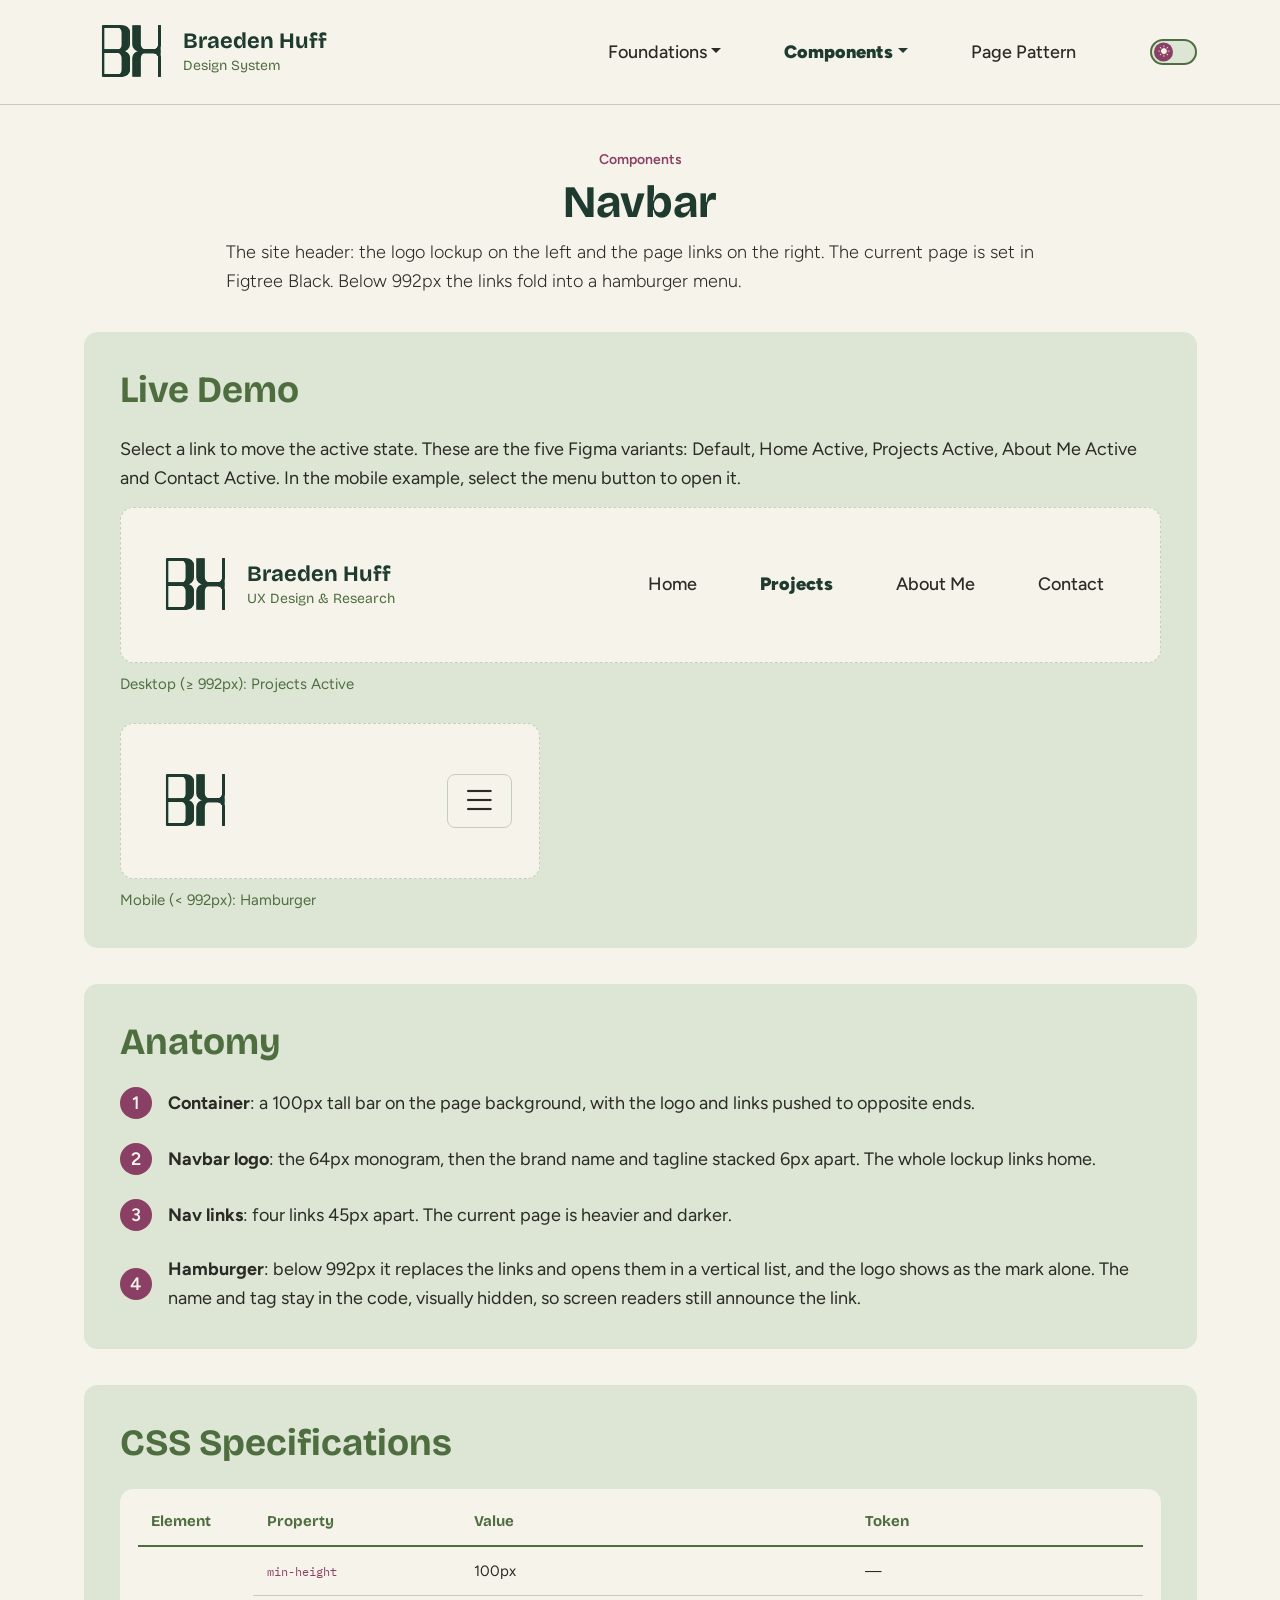
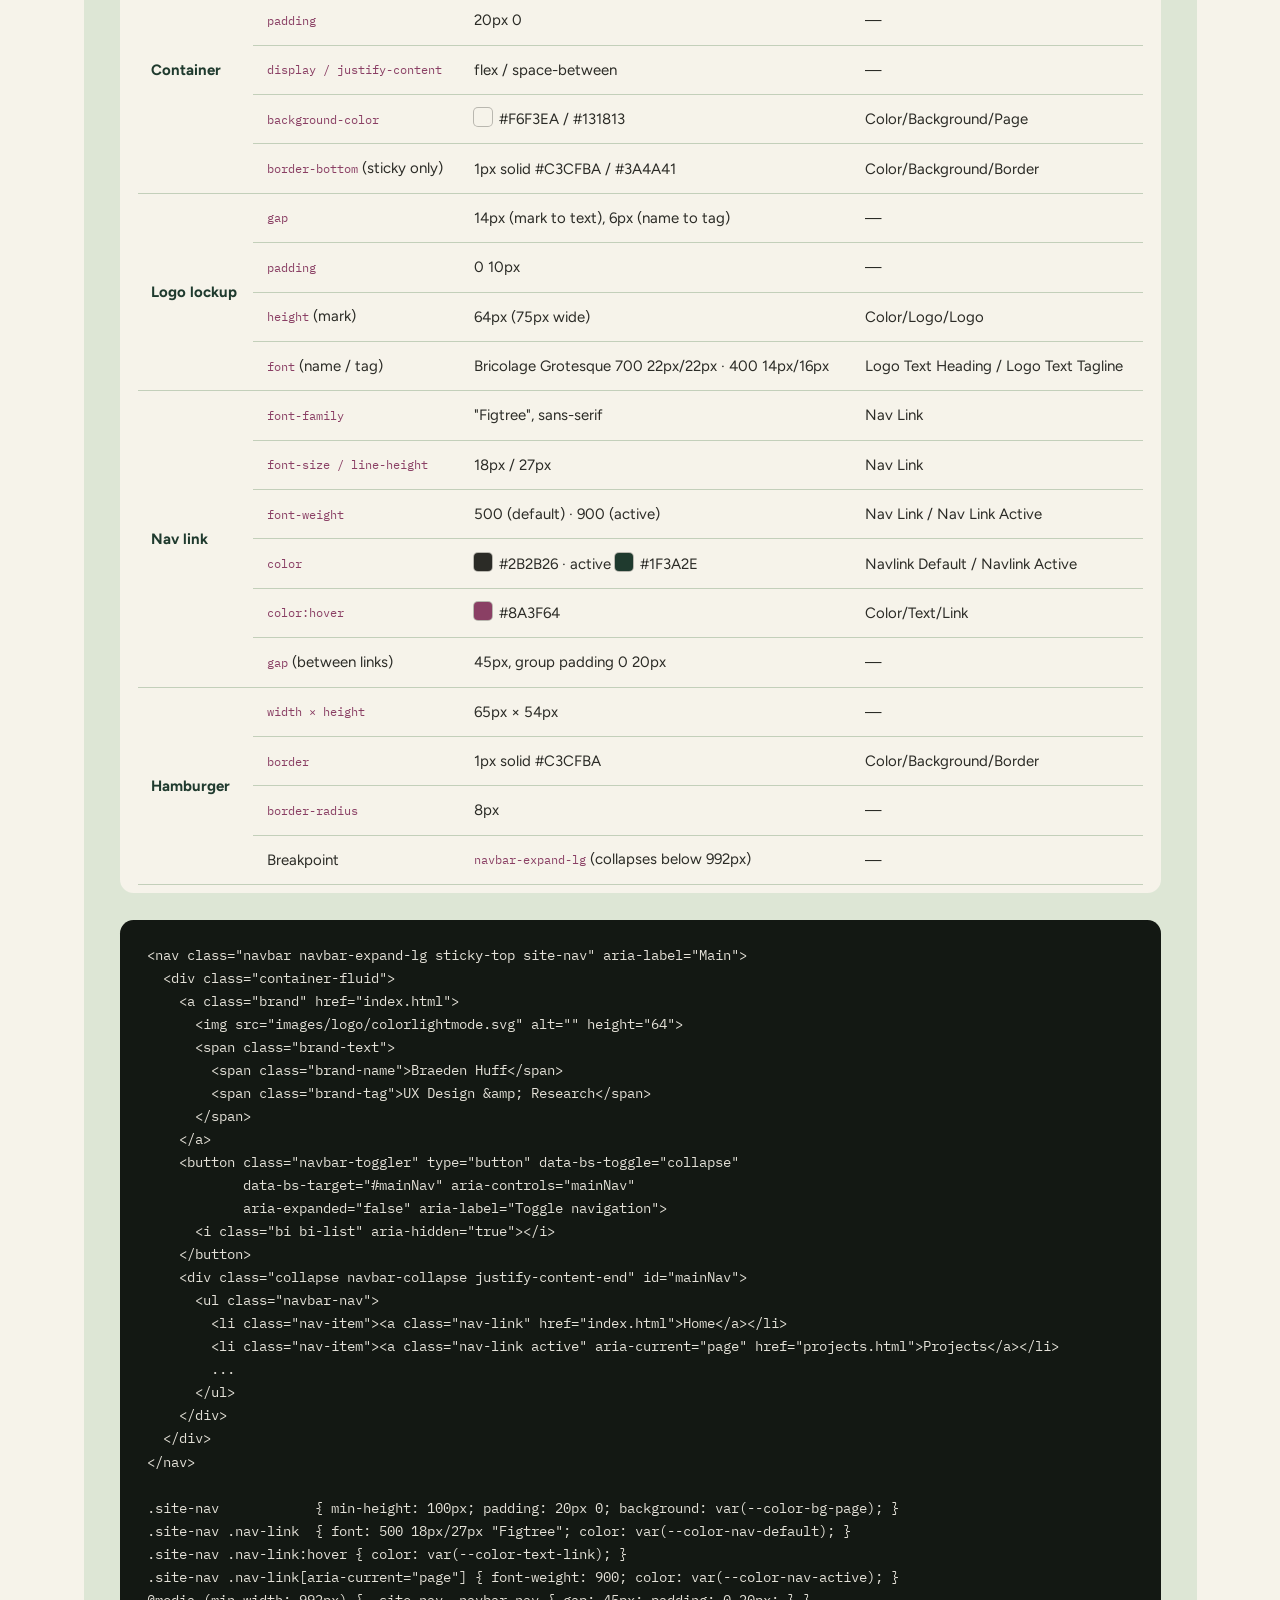
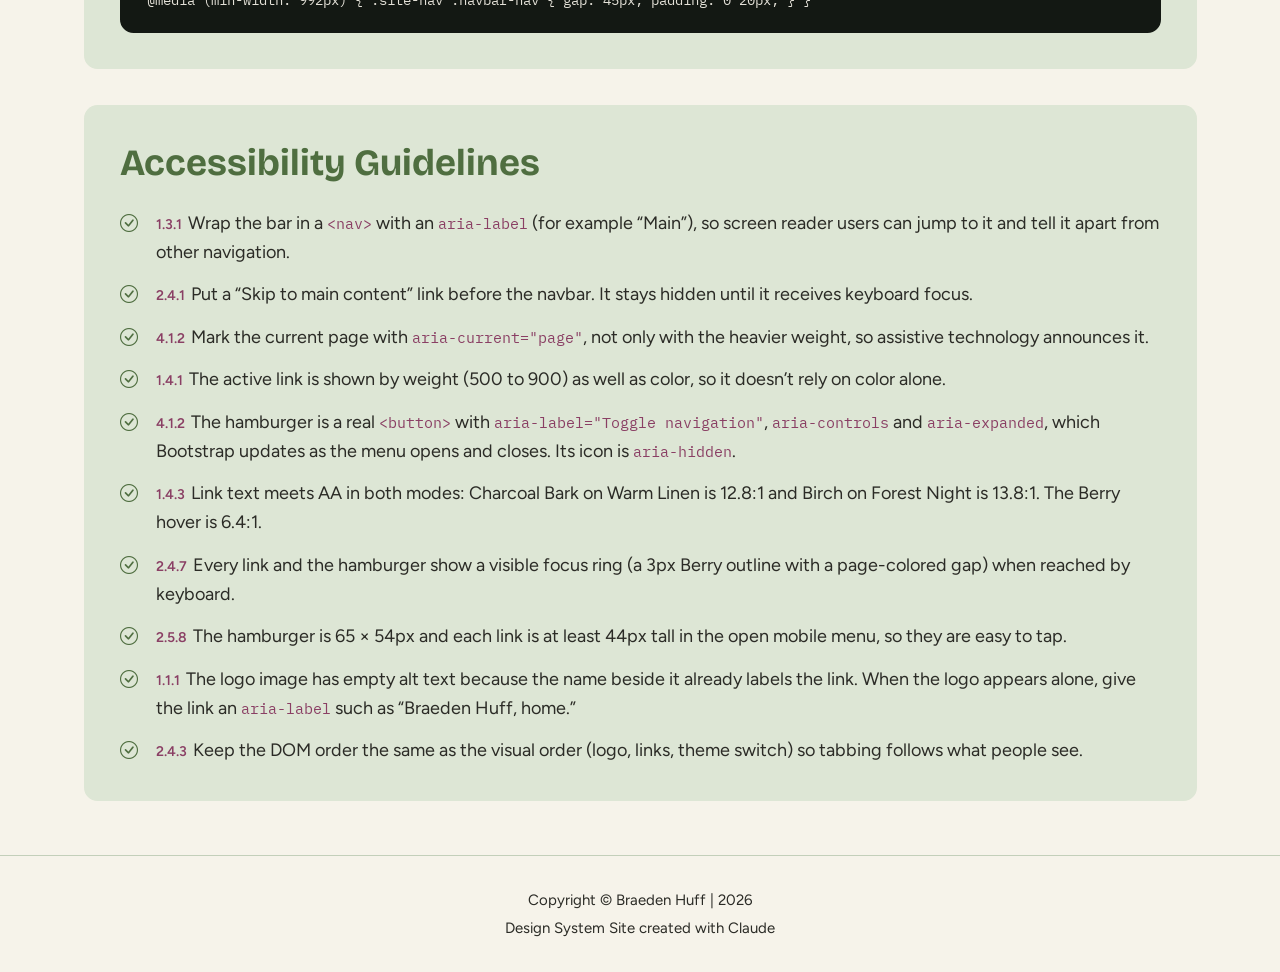
<file: components/navbar.html>
<!doctype html>
<html lang="en">
<head>
  <meta charset="utf-8">
  <meta name="viewport" content="width=device-width, initial-scale=1">
  <script>(function(){var t='light';try{if(localStorage.getItem('theme')==='dark')t='dark'}catch(e){}document.documentElement.setAttribute('data-bs-theme',t)})();</script>
  <title>Navbar | Braeden Huff Design System</title>
  <meta name="description" content="The navbar component: live demo, states, CSS specifications and accessibility guidelines.">

  <link rel="icon" type="image/x-icon" sizes="16x16 32x32" href="../favicon.ico">
  <link rel="icon" type="image/png" sizes="48x48" href="../images/logo/favicons/48.png">
  <link rel="apple-touch-icon" sizes="180x180" href="../images/logo/favicons/180.png">

  <link href="https://cdn.jsdelivr.net/npm/bootstrap@5.0.2/dist/css/bootstrap.min.css" rel="stylesheet">
  <link href="https://cdn.jsdelivr.net/npm/bootstrap-icons@1.11.3/font/bootstrap-icons.min.css" rel="stylesheet">
  <link rel="preconnect" href="https://fonts.googleapis.com">
  <link rel="preconnect" href="https://fonts.gstatic.com" crossorigin>
  <link href="https://fonts.googleapis.com/css2?family=Bricolage+Grotesque:opsz,wght@12..96,400;12..96,700&family=Figtree:ital,wght@0,400;0,500;0,600;0,700;0,900;1,400&family=IBM+Plex+Mono:wght@400;500&display=swap" rel="stylesheet">
  <link href="../css/styles.css" rel="stylesheet">
  <style>
    /* Demo-only: the example navbars sit inside a frame, so they don't stick or span the page */
    .demo .site-nav { position: static; border-bottom: 0; }
    .demo-scroll { overflow-x: auto; }
    .demo-desktop .site-nav { min-width: 900px; }
    .demo-mobile { max-width: 420px; }
  </style>
</head>
<body class="d-flex flex-column min-vh-100">
  <a class="visually-hidden-focusable" href="#main">Skip to main content</a>

  <nav class="navbar navbar-expand-lg sticky-top site-nav" aria-label="Design system">
    <div class="container-fluid ds-container">
      <a class="brand" href="../index.html">
        <img class="logo-light" src="../images/logo/colorlightmode.svg" alt="" width="76" height="64">
        <img class="logo-dark" src="../images/logo/colordarkmode.svg" alt="" width="76" height="64">
        <span class="brand-text"><span class="brand-name">Braeden Huff</span><span class="brand-tag">Design System</span></span>
      </a>
      <button class="navbar-toggler" type="button" data-bs-toggle="collapse" data-bs-target="#mainNav" aria-controls="mainNav" aria-expanded="false" aria-label="Toggle navigation">
        <i class="bi bi-list" aria-hidden="true"></i>
      </button>
      <div class="collapse navbar-collapse justify-content-end" id="mainNav">
        <ul class="navbar-nav">
          <li class="nav-item dropdown">
            <button type="button" class="nav-link dropdown-toggle" id="foundationsMenu" data-bs-toggle="dropdown" aria-expanded="false">Foundations</button>
            <ul class="dropdown-menu" aria-labelledby="foundationsMenu">
              <li><a class="dropdown-item" href="../foundations/colors.html">Color Palette</a></li>
              <li><a class="dropdown-item" href="../foundations/typography.html">Typography</a></li>
              <li><a class="dropdown-item" href="../foundations/logo.html">Logo</a></li>
            </ul>
          </li>
          <li class="nav-item dropdown">
            <button type="button" class="nav-link dropdown-toggle active" id="componentsMenu" data-bs-toggle="dropdown" aria-expanded="false">Components</button>
            <ul class="dropdown-menu" aria-labelledby="componentsMenu">
              <li><a class="dropdown-item active" aria-current="page" href="navbar.html">Navbar</a></li>
              <li><a class="dropdown-item" href="buttons.html">Buttons</a></li>
              <li><a class="dropdown-item" href="carousel.html">Carousel</a></li>
            </ul>
          </li>
          <li class="nav-item"><a class="nav-link" href="../patterns/case-study.html">Page Pattern</a></li>
        </ul>
        <div class="theme-toggle-wrap">
          <button type="button" class="theme-toggle" role="switch" aria-checked="false" aria-label="Dark mode">
            <span class="d-lg-none">Dark mode</span>
            <span class="theme-toggle-track" aria-hidden="true"><span class="theme-toggle-thumb"><i class="bi bi-sun-fill"></i><i class="bi bi-moon-stars-fill"></i></span></span>
          </button>
        </div>
      </div>
    </div>
  </nav>

  <main id="main" class="container-fluid ds-container flex-grow-1 main-content">
    <header class="page-header">
      <span class="eyebrow">Components</span>
      <h1>Navbar</h1>
      <p class="lead">The site header: the logo lockup on the left and the page links on the right. The current page is set in Figtree Black. Below 992px the links fold into a hamburger menu.</p>
    </header>

    <!-- Live demo -->
    <section class="page-section" aria-labelledby="demo-title">
      <h2 id="demo-title">Live Demo</h2>
      <p>Select a link to move the active state. These are the five Figma variants: Default, Home Active, Projects Active, About Me Active and Contact Active. In the mobile example, select the menu button to open it.</p>

      <div class="demo demo-scroll demo-desktop mb-2">
        <nav class="navbar navbar-expand site-nav p-0" aria-label="Example navigation">
          <div class="container-fluid px-0 justify-content-between">
            <a class="brand" href="#demo-title">
              <img class="logo-light" src="../images/logo/colorlightmode.svg" alt="" width="76" height="64">
              <img class="logo-dark" src="../images/logo/colordarkmode.svg" alt="" width="76" height="64">
              <span class="brand-text"><span class="brand-name">Braeden Huff</span><span class="brand-tag">UX Design &amp; Research</span></span>
            </a>
            <ul class="navbar-nav" id="demoLinks">
              <li class="nav-item"><a class="nav-link" href="#demo-title">Home</a></li>
              <li class="nav-item"><a class="nav-link active" aria-current="page" href="#demo-title">Projects</a></li>
              <li class="nav-item"><a class="nav-link" href="#demo-title">About Me</a></li>
              <li class="nav-item"><a class="nav-link" href="#demo-title">Contact</a></li>
            </ul>
          </div>
        </nav>
      </div>
      <span class="demo-label mb-4">Desktop (&ge; 992px): Projects Active</span>

      <div class="demo demo-mobile mt-4">
        <nav class="navbar site-nav p-0" aria-label="Example mobile navigation">
          <div class="container-fluid px-0">
            <a class="brand" href="#demo-title" aria-label="Braeden Huff, home">
              <img class="logo-light" src="../images/logo/colorlightmode.svg" alt="" width="76" height="64">
              <img class="logo-dark" src="../images/logo/colordarkmode.svg" alt="" width="76" height="64">
            </a>
            <button class="navbar-toggler" type="button" data-bs-toggle="collapse" data-bs-target="#demoMobileNav" aria-controls="demoMobileNav" aria-expanded="false" aria-label="Toggle navigation">
              <i class="bi bi-list" aria-hidden="true"></i>
            </button>
            <div class="collapse navbar-collapse" id="demoMobileNav">
              <ul class="navbar-nav">
                <li class="nav-item"><a class="nav-link" href="#demo-title">Home</a></li>
                <li class="nav-item"><a class="nav-link active" aria-current="page" href="#demo-title">Projects</a></li>
                <li class="nav-item"><a class="nav-link" href="#demo-title">About Me</a></li>
                <li class="nav-item"><a class="nav-link" href="#demo-title">Contact</a></li>
              </ul>
            </div>
          </div>
        </nav>
      </div>
      <span class="demo-label">Mobile (&lt; 992px): Hamburger</span>
    </section>

    <!-- Anatomy -->
    <section class="page-section" aria-labelledby="anatomy-title">
      <h2 id="anatomy-title">Anatomy</h2>
      <ul class="ds-list ds-list-numbered">
        <li><span><strong>Container</strong>: a 100px tall bar on the page background, with the logo and links pushed to opposite ends.</span></li>
        <li><span><strong>Navbar logo</strong>: the 64px monogram, then the brand name and tagline stacked 6px apart. The whole lockup links home.</span></li>
        <li><span><strong>Nav links</strong>: four links 45px apart. The current page is heavier and darker.</span></li>
        <li><span><strong>Hamburger</strong>: below 992px it replaces the links and opens them in a vertical list, and the logo shows as the mark alone. The name and tag stay in the code, visually hidden, so screen readers still announce the link.</span></li>
      </ul>
    </section>

    <!-- Specs -->
    <section class="page-section" aria-labelledby="specs-title">
      <h2 id="specs-title">CSS Specifications</h2>
      <div class="table-wrap mb-4">
        <table class="table spec-table">
          <caption class="visually-hidden">Navbar CSS properties, values and tokens</caption>
          <thead><tr><th scope="col">Element</th><th scope="col">Property</th><th scope="col">Value</th><th scope="col">Token</th></tr></thead>
          <tbody>
            <tr><th scope="row" rowspan="5">Container</th><td><code>min-height</code></td><td>100px</td><td>&mdash;</td></tr>
            <tr><td><code>padding</code></td><td>20px 0</td><td>&mdash;</td></tr>
            <tr><td><code>display / justify-content</code></td><td>flex / space-between</td><td>&mdash;</td></tr>
            <tr><td><code>background-color</code></td><td><span class="swatch-inline" style="background:#F6F3EA"></span>#F6F3EA / #131813</td><td>Color/Background/Page</td></tr>
            <tr><td><code>border-bottom</code> (sticky only)</td><td>1px solid #C3CFBA / #3A4A41</td><td>Color/Background/Border</td></tr>

            <tr><th scope="row" rowspan="4">Logo lockup</th><td><code>gap</code></td><td>14px (mark to text), 6px (name to tag)</td><td>&mdash;</td></tr>
            <tr><td><code>padding</code></td><td>0 10px</td><td>&mdash;</td></tr>
            <tr><td><code>height</code> (mark)</td><td>64px (75px wide)</td><td>Color/Logo/Logo</td></tr>
            <tr><td><code>font</code> (name / tag)</td><td>Bricolage Grotesque 700 22px/22px &middot; 400 14px/16px</td><td>Logo Text Heading / Logo Text Tagline</td></tr>

            <tr><th scope="row" rowspan="6">Nav link</th><td><code>font-family</code></td><td>"Figtree", sans-serif</td><td>Nav Link</td></tr>
            <tr><td><code>font-size / line-height</code></td><td>18px / 27px</td><td>Nav Link</td></tr>
            <tr><td><code>font-weight</code></td><td>500 (default) &middot; 900 (active)</td><td>Nav Link / Nav Link Active</td></tr>
            <tr><td><code>color</code></td><td><span class="swatch-inline" style="background:#2B2B26"></span>#2B2B26 &middot; active <span class="swatch-inline" style="background:#1F3A2E"></span>#1F3A2E</td><td>Navlink Default / Navlink Active</td></tr>
            <tr><td><code>color:hover</code></td><td><span class="swatch-inline" style="background:#8A3F64"></span>#8A3F64</td><td>Color/Text/Link</td></tr>
            <tr><td><code>gap</code> (between links)</td><td>45px, group padding 0 20px</td><td>&mdash;</td></tr>

            <tr><th scope="row" rowspan="4">Hamburger</th><td><code>width &times; height</code></td><td>65px &times; 54px</td><td>&mdash;</td></tr>
            <tr><td><code>border</code></td><td>1px solid #C3CFBA</td><td>Color/Background/Border</td></tr>
            <tr><td><code>border-radius</code></td><td>8px</td><td>&mdash;</td></tr>
            <tr><td>Breakpoint</td><td><code>navbar-expand-lg</code> (collapses below 992px)</td><td>&mdash;</td></tr>
          </tbody>
        </table>
      </div>

<pre class="code-sample"><code>&lt;nav class="navbar navbar-expand-lg sticky-top site-nav" aria-label="Main"&gt;
  &lt;div class="container-fluid"&gt;
    &lt;a class="brand" href="index.html"&gt;
      &lt;img src="images/logo/colorlightmode.svg" alt="" height="64"&gt;
      &lt;span class="brand-text"&gt;
        &lt;span class="brand-name"&gt;Braeden Huff&lt;/span&gt;
        &lt;span class="brand-tag"&gt;UX Design &amp;amp; Research&lt;/span&gt;
      &lt;/span&gt;
    &lt;/a&gt;
    &lt;button class="navbar-toggler" type="button" data-bs-toggle="collapse"
            data-bs-target="#mainNav" aria-controls="mainNav"
            aria-expanded="false" aria-label="Toggle navigation"&gt;
      &lt;i class="bi bi-list" aria-hidden="true"&gt;&lt;/i&gt;
    &lt;/button&gt;
    &lt;div class="collapse navbar-collapse justify-content-end" id="mainNav"&gt;
      &lt;ul class="navbar-nav"&gt;
        &lt;li class="nav-item"&gt;&lt;a class="nav-link" href="index.html"&gt;Home&lt;/a&gt;&lt;/li&gt;
        &lt;li class="nav-item"&gt;&lt;a class="nav-link active" aria-current="page" href="projects.html"&gt;Projects&lt;/a&gt;&lt;/li&gt;
        ...
      &lt;/ul&gt;
    &lt;/div&gt;
  &lt;/div&gt;
&lt;/nav&gt;

.site-nav            { min-height: 100px; padding: 20px 0; background: var(--color-bg-page); }
.site-nav .nav-link  { font: 500 18px/27px "Figtree"; color: var(--color-nav-default); }
.site-nav .nav-link:hover { color: var(--color-text-link); }
.site-nav .nav-link[aria-current="page"] { font-weight: 900; color: var(--color-nav-active); }
@media (min-width: 992px) { .site-nav .navbar-nav { gap: 45px; padding: 0 20px; } }</code></pre>
    </section>

    <!-- Accessibility -->
    <section class="page-section" aria-labelledby="a11y-title">
      <h2 id="a11y-title">Accessibility Guidelines</h2>
      <ul class="a11y-list">
        <li><span class="wcag">1.3.1</span>Wrap the bar in a <code>&lt;nav&gt;</code> with an <code>aria-label</code> (for example &ldquo;Main&rdquo;), so screen reader users can jump to it and tell it apart from other navigation.</li>
        <li><span class="wcag">2.4.1</span>Put a &ldquo;Skip to main content&rdquo; link before the navbar. It stays hidden until it receives keyboard focus.</li>
        <li><span class="wcag">4.1.2</span>Mark the current page with <code>aria-current="page"</code>, not only with the heavier weight, so assistive technology announces it.</li>
        <li><span class="wcag">1.4.1</span>The active link is shown by weight (500 to 900) as well as color, so it doesn&rsquo;t rely on color alone.</li>
        <li><span class="wcag">4.1.2</span>The hamburger is a real <code>&lt;button&gt;</code> with <code>aria-label="Toggle navigation"</code>, <code>aria-controls</code> and <code>aria-expanded</code>, which Bootstrap updates as the menu opens and closes. Its icon is <code>aria-hidden</code>.</li>
        <li><span class="wcag">1.4.3</span>Link text meets AA in both modes: Charcoal Bark on Warm Linen is 12.8:1 and Birch on Forest Night is 13.8:1. The Berry hover is 6.4:1.</li>
        <li><span class="wcag">2.4.7</span>Every link and the hamburger show a visible focus ring (a 3px Berry outline with a page-colored gap) when reached by keyboard.</li>
        <li><span class="wcag">2.5.8</span>The hamburger is 65 &times; 54px and each link is at least 44px tall in the open mobile menu, so they are easy to tap.</li>
        <li><span class="wcag">1.1.1</span>The logo image has empty alt text because the name beside it already labels the link. When the logo appears alone, give the link an <code>aria-label</code> such as &ldquo;Braeden Huff, home.&rdquo;</li>
        <li><span class="wcag">2.4.3</span>Keep the DOM order the same as the visual order (logo, links, theme switch) so tabbing follows what people see.</li>
      </ul>
    </section>
  </main>

  <footer class="footer">
    <p>Copyright &copy; Braeden Huff | 2026</p>
    <p>Design System Site created with Claude</p>
  </footer>

  <script src="https://cdn.jsdelivr.net/npm/bootstrap@5.0.2/dist/js/bootstrap.bundle.min.js"></script>
  <script src="../js/theme.js"></script>
  <script>
    // Demo only: clicking a link in the example navbar moves the active state to it
    document.querySelectorAll('#demoLinks .nav-link').forEach(function (link, i, all) {
      link.addEventListener('click', function (event) {
        event.preventDefault();
        all.forEach(function (l) { l.classList.remove('active'); l.removeAttribute('aria-current'); });
        link.classList.add('active');
        link.setAttribute('aria-current', 'page');
        var label = document.querySelector('.demo-desktop + .demo-label');
        if (label) label.textContent = 'Desktop (≥ 992px): ' + link.textContent + ' Active';
      });
    });
  </script>
</body>
</html>
</file>
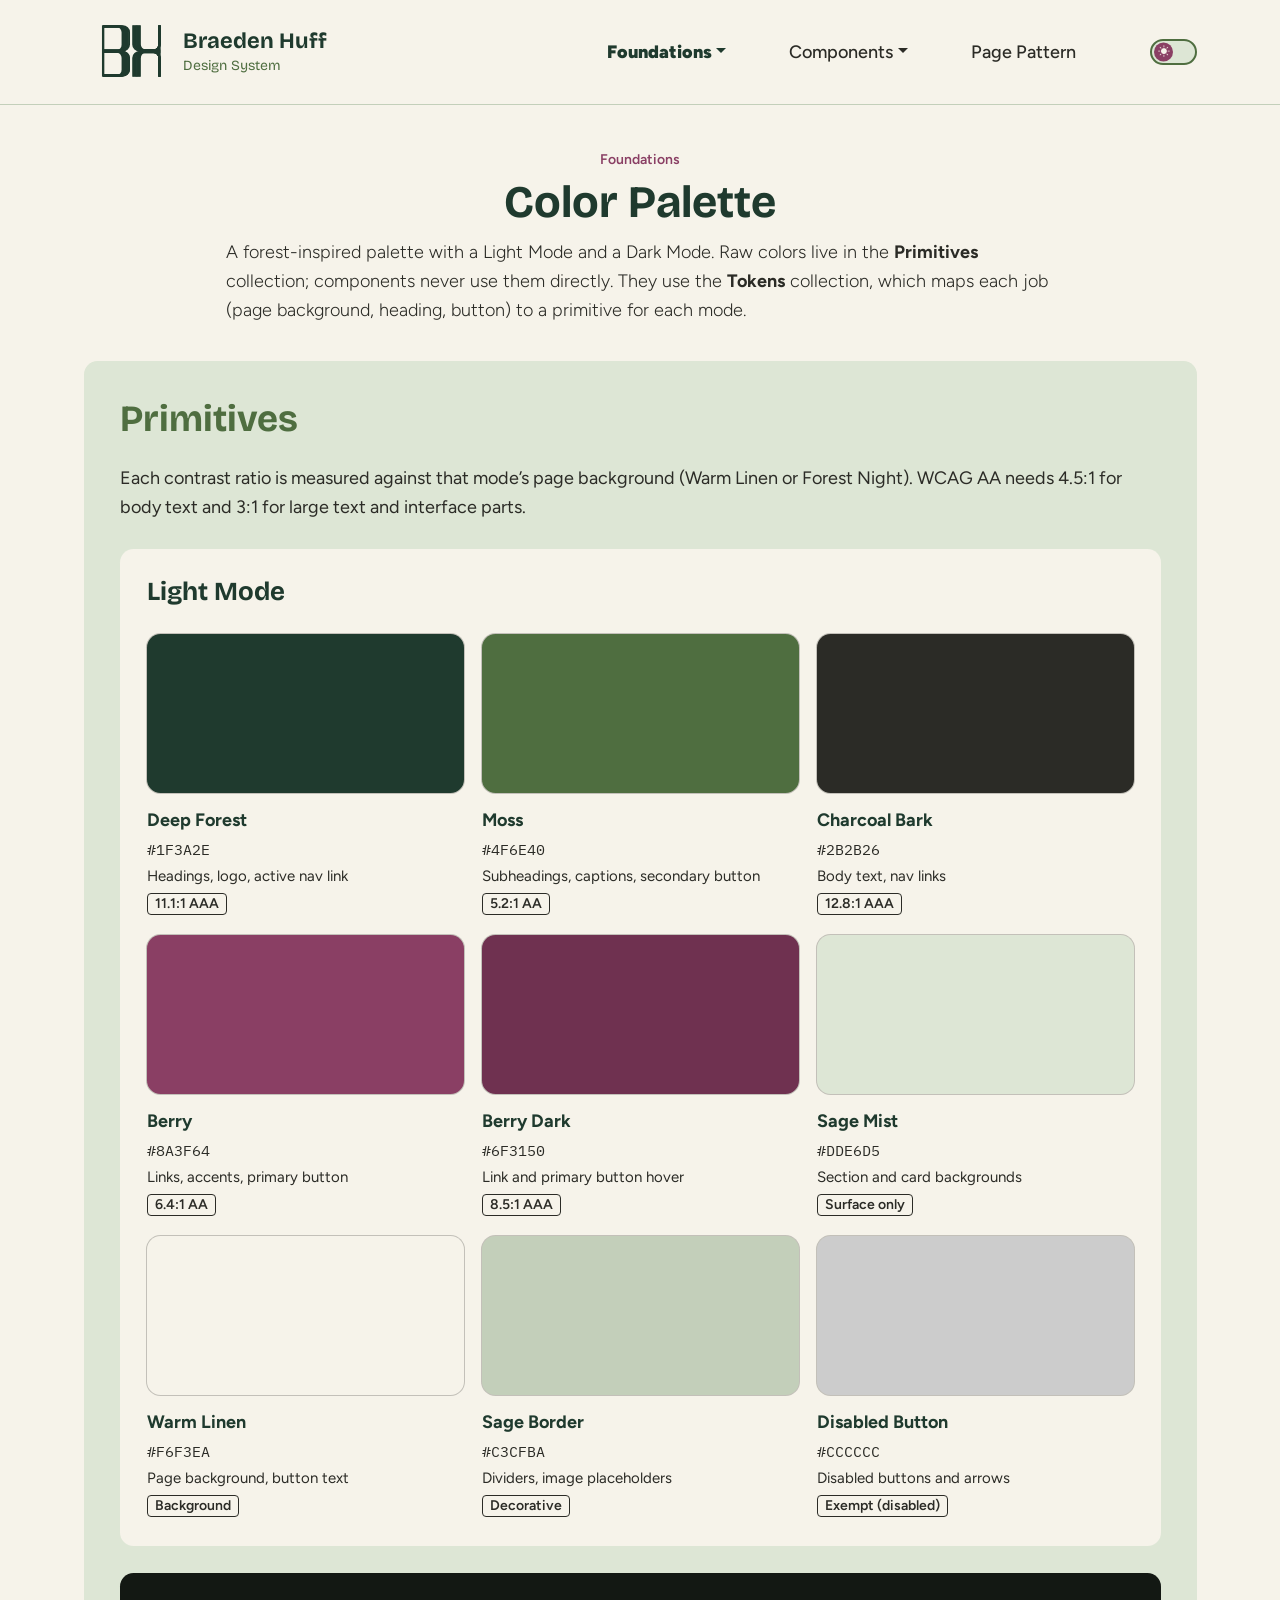
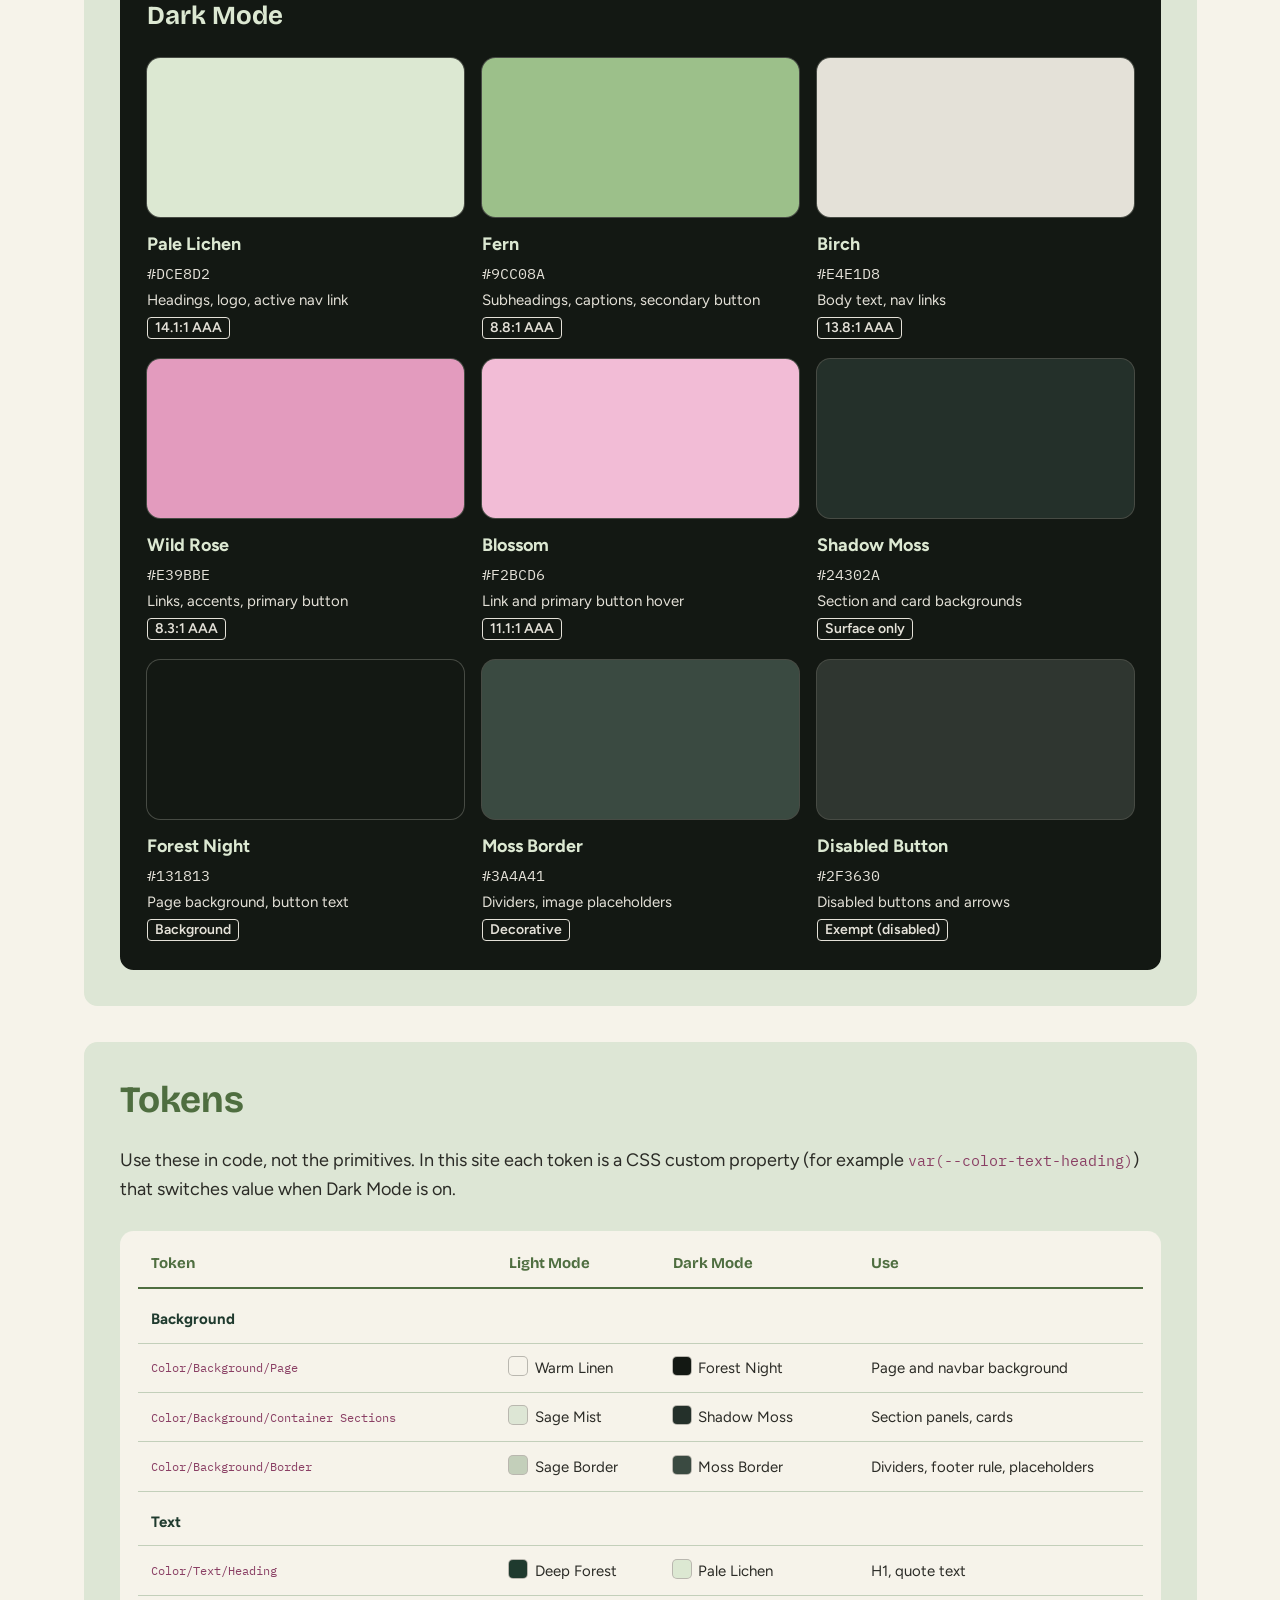
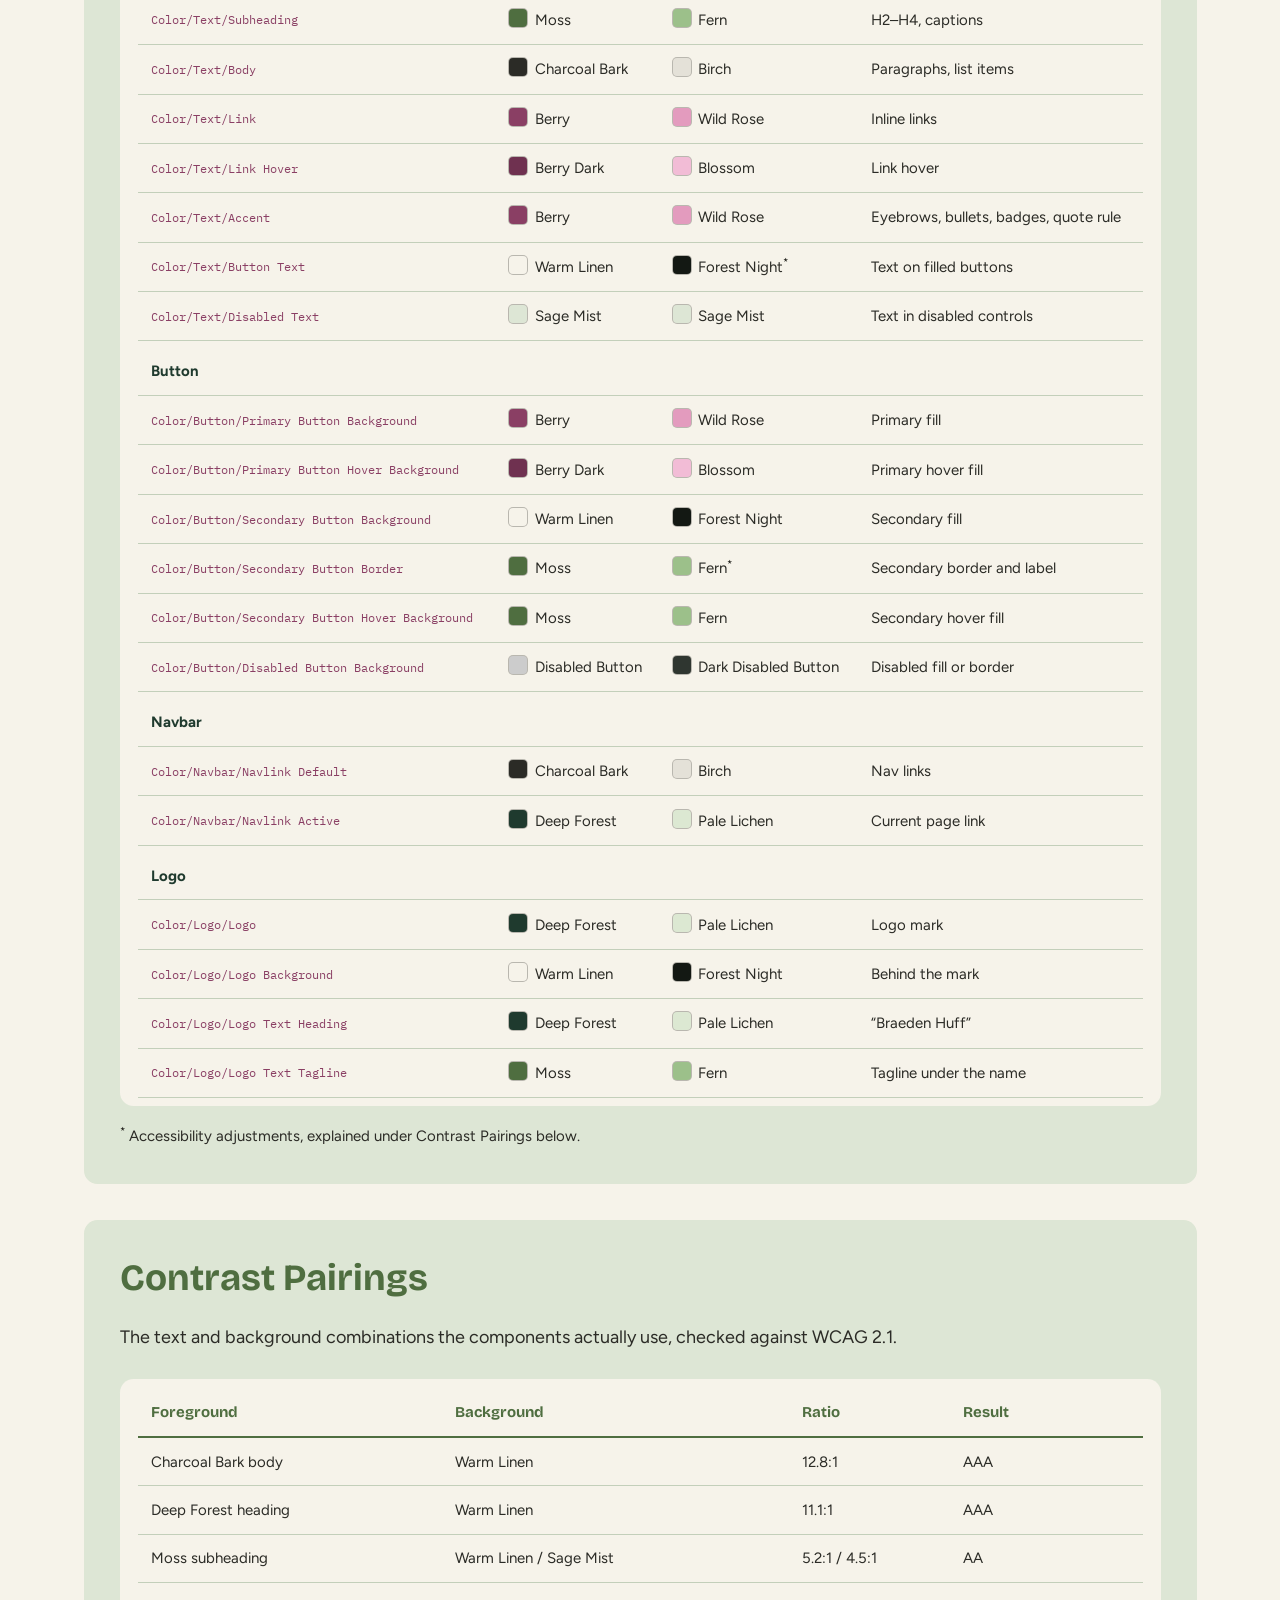
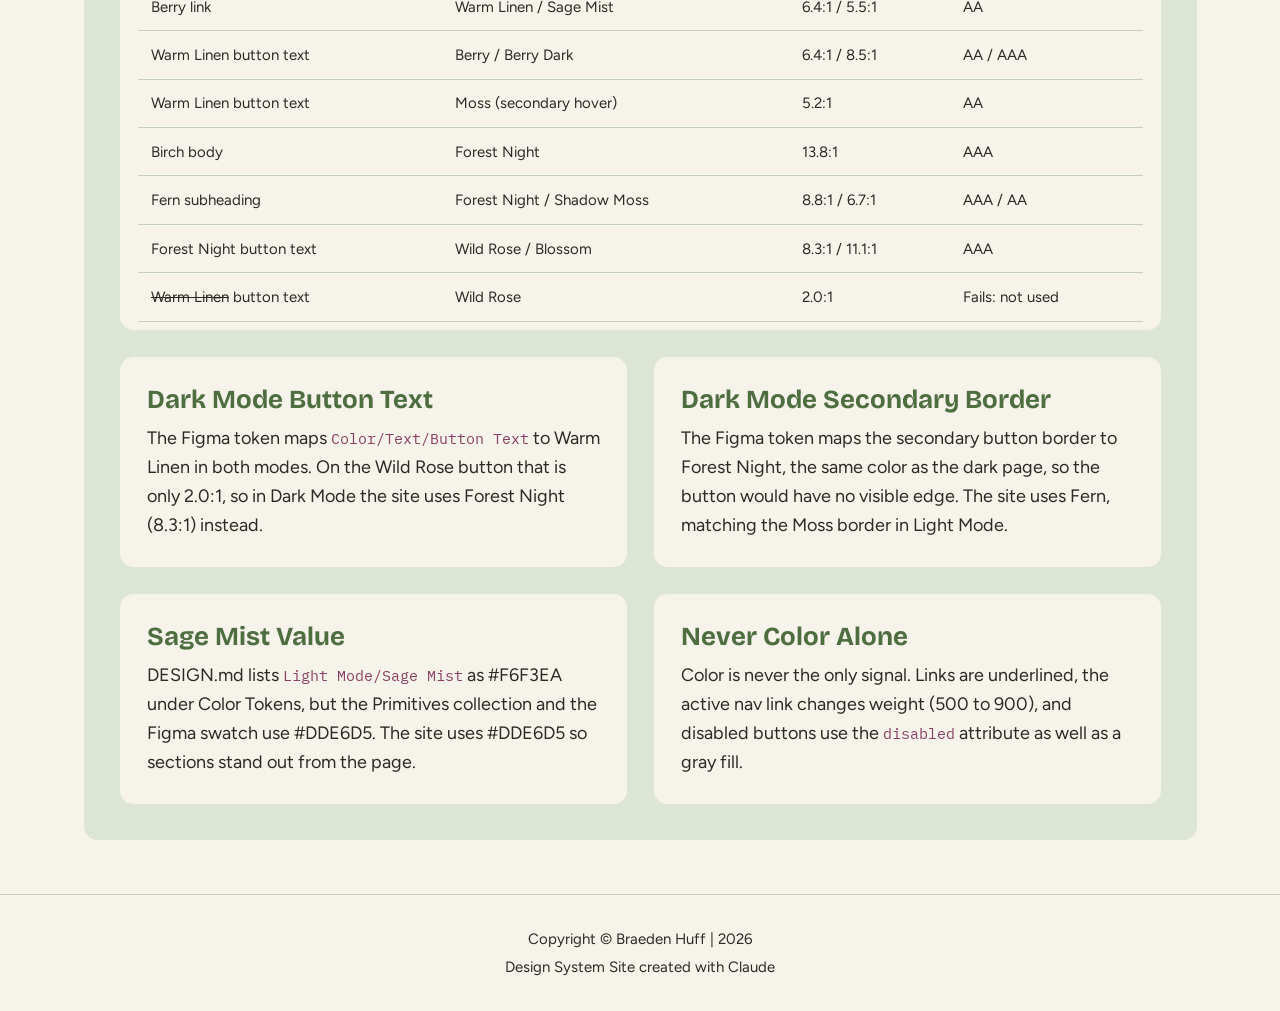
<file: foundations/colors.html>
<!doctype html>
<html lang="en">
<head>
  <meta charset="utf-8">
  <meta name="viewport" content="width=device-width, initial-scale=1">
  <script>(function(){var t='light';try{if(localStorage.getItem('theme')==='dark')t='dark'}catch(e){}document.documentElement.setAttribute('data-bs-theme',t)})();</script>
  <title>Color Palette | Braeden Huff Design System</title>
  <meta name="description" content="Light and dark mode color primitives, semantic tokens and contrast pairings for Braeden Huff's design system.">

  <link rel="icon" type="image/x-icon" sizes="16x16 32x32" href="../favicon.ico">
  <link rel="icon" type="image/png" sizes="48x48" href="../images/logo/favicons/48.png">
  <link rel="apple-touch-icon" sizes="180x180" href="../images/logo/favicons/180.png">

  <link href="https://cdn.jsdelivr.net/npm/bootstrap@5.0.2/dist/css/bootstrap.min.css" rel="stylesheet">
  <link href="https://cdn.jsdelivr.net/npm/bootstrap-icons@1.11.3/font/bootstrap-icons.min.css" rel="stylesheet">
  <link rel="preconnect" href="https://fonts.googleapis.com">
  <link rel="preconnect" href="https://fonts.gstatic.com" crossorigin>
  <link href="https://fonts.googleapis.com/css2?family=Bricolage+Grotesque:opsz,wght@12..96,400;12..96,700&family=Figtree:ital,wght@0,400;0,500;0,600;0,700;0,900;1,400&family=IBM+Plex+Mono:wght@400;500&display=swap" rel="stylesheet">
  <link href="../css/styles.css" rel="stylesheet">
</head>
<body class="d-flex flex-column min-vh-100">
  <a class="visually-hidden-focusable" href="#main">Skip to main content</a>

  <nav class="navbar navbar-expand-lg sticky-top site-nav" aria-label="Design system">
    <div class="container-fluid ds-container">
      <a class="brand" href="../index.html">
        <img class="logo-light" src="../images/logo/colorlightmode.svg" alt="" width="76" height="64">
        <img class="logo-dark" src="../images/logo/colordarkmode.svg" alt="" width="76" height="64">
        <span class="brand-text"><span class="brand-name">Braeden Huff</span><span class="brand-tag">Design System</span></span>
      </a>
      <button class="navbar-toggler" type="button" data-bs-toggle="collapse" data-bs-target="#mainNav" aria-controls="mainNav" aria-expanded="false" aria-label="Toggle navigation">
        <i class="bi bi-list" aria-hidden="true"></i>
      </button>
      <div class="collapse navbar-collapse justify-content-end" id="mainNav">
        <ul class="navbar-nav">
          <li class="nav-item dropdown">
            <button type="button" class="nav-link dropdown-toggle active" id="foundationsMenu" data-bs-toggle="dropdown" aria-expanded="false">Foundations</button>
            <ul class="dropdown-menu" aria-labelledby="foundationsMenu">
              <li><a class="dropdown-item active" aria-current="page" href="colors.html">Color Palette</a></li>
              <li><a class="dropdown-item" href="typography.html">Typography</a></li>
              <li><a class="dropdown-item" href="logo.html">Logo</a></li>
            </ul>
          </li>
          <li class="nav-item dropdown">
            <button type="button" class="nav-link dropdown-toggle" id="componentsMenu" data-bs-toggle="dropdown" aria-expanded="false">Components</button>
            <ul class="dropdown-menu" aria-labelledby="componentsMenu">
              <li><a class="dropdown-item" href="../components/navbar.html">Navbar</a></li>
              <li><a class="dropdown-item" href="../components/buttons.html">Buttons</a></li>
              <li><a class="dropdown-item" href="../components/carousel.html">Carousel</a></li>
            </ul>
          </li>
          <li class="nav-item"><a class="nav-link" href="../patterns/case-study.html">Page Pattern</a></li>
        </ul>
        <div class="theme-toggle-wrap">
          <button type="button" class="theme-toggle" role="switch" aria-checked="false" aria-label="Dark mode">
            <span class="d-lg-none">Dark mode</span>
            <span class="theme-toggle-track" aria-hidden="true"><span class="theme-toggle-thumb"><i class="bi bi-sun-fill"></i><i class="bi bi-moon-stars-fill"></i></span></span>
          </button>
        </div>
      </div>
    </div>
  </nav>

  <main id="main" class="container-fluid ds-container flex-grow-1 main-content">
    <header class="page-header">
      <span class="eyebrow">Foundations</span>
      <h1>Color Palette</h1>
      <p class="lead">A forest-inspired palette with a Light Mode and a Dark Mode. Raw colors live in the <strong>Primitives</strong> collection; components never use them directly. They use the <strong>Tokens</strong> collection, which maps each job (page background, heading, button) to a primitive for each mode.</p>
    </header>

    <!-- Primitives -->
    <section class="page-section" aria-labelledby="primitives-title">
      <h2 id="primitives-title">Primitives</h2>
      <p class="mb-4">Each contrast ratio is measured against that mode&rsquo;s page background (Warm Linen or Forest Night). WCAG AA needs 4.5:1 for body text and 3:1 for large text and interface parts.</p>
      <div class="row g-4">
        <div class="col-12">
          <div class="mode-panel mode-panel-light">
            <h3 class="h4">Light Mode</h3>
            <ul class="palette row g-3 mt-1">
              <li class="col-sm-6 col-lg-4">
                <span class="palette-chip" style="background-color:#1F3A2E"></span>
                <p class="palette-name">Deep Forest</p><p class="palette-hex">#1F3A2E</p>
                <p class="palette-use">Headings, logo, active nav link</p>
                <span class="contrast-badge">11.1:1 AAA</span>
              </li>
              <li class="col-sm-6 col-lg-4">
                <span class="palette-chip" style="background-color:#4F6E40"></span>
                <p class="palette-name">Moss</p><p class="palette-hex">#4F6E40</p>
                <p class="palette-use">Subheadings, captions, secondary button</p>
                <span class="contrast-badge">5.2:1 AA</span>
              </li>
              <li class="col-sm-6 col-lg-4">
                <span class="palette-chip" style="background-color:#2B2B26"></span>
                <p class="palette-name">Charcoal Bark</p><p class="palette-hex">#2B2B26</p>
                <p class="palette-use">Body text, nav links</p>
                <span class="contrast-badge">12.8:1 AAA</span>
              </li>
              <li class="col-sm-6 col-lg-4">
                <span class="palette-chip" style="background-color:#8A3F64"></span>
                <p class="palette-name">Berry</p><p class="palette-hex">#8A3F64</p>
                <p class="palette-use">Links, accents, primary button</p>
                <span class="contrast-badge">6.4:1 AA</span>
              </li>
              <li class="col-sm-6 col-lg-4">
                <span class="palette-chip" style="background-color:#6F3150"></span>
                <p class="palette-name">Berry Dark</p><p class="palette-hex">#6F3150</p>
                <p class="palette-use">Link and primary button hover</p>
                <span class="contrast-badge">8.5:1 AAA</span>
              </li>
              <li class="col-sm-6 col-lg-4">
                <span class="palette-chip" style="background-color:#DDE6D5"></span>
                <p class="palette-name">Sage Mist</p><p class="palette-hex">#DDE6D5</p>
                <p class="palette-use">Section and card backgrounds</p>
                <span class="contrast-badge">Surface only</span>
              </li>
              <li class="col-sm-6 col-lg-4">
                <span class="palette-chip" style="background-color:#F6F3EA"></span>
                <p class="palette-name">Warm Linen</p><p class="palette-hex">#F6F3EA</p>
                <p class="palette-use">Page background, button text</p>
                <span class="contrast-badge">Background</span>
              </li>
              <li class="col-sm-6 col-lg-4">
                <span class="palette-chip" style="background-color:#C3CFBA"></span>
                <p class="palette-name">Sage Border</p><p class="palette-hex">#C3CFBA</p>
                <p class="palette-use">Dividers, image placeholders</p>
                <span class="contrast-badge">Decorative</span>
              </li>
              <li class="col-sm-6 col-lg-4">
                <span class="palette-chip" style="background-color:#CCCCCC"></span>
                <p class="palette-name">Disabled Button</p><p class="palette-hex">#CCCCCC</p>
                <p class="palette-use">Disabled buttons and arrows</p>
                <span class="contrast-badge">Exempt (disabled)</span>
              </li>
            </ul>
          </div>
        </div>
        <div class="col-12">
          <div class="mode-panel mode-panel-dark">
            <h3 class="h4">Dark Mode</h3>
            <ul class="palette row g-3 mt-1">
              <li class="col-sm-6 col-lg-4">
                <span class="palette-chip" style="background-color:#DCE8D2"></span>
                <p class="palette-name">Pale Lichen</p><p class="palette-hex">#DCE8D2</p>
                <p class="palette-use">Headings, logo, active nav link</p>
                <span class="contrast-badge">14.1:1 AAA</span>
              </li>
              <li class="col-sm-6 col-lg-4">
                <span class="palette-chip" style="background-color:#9CC08A"></span>
                <p class="palette-name">Fern</p><p class="palette-hex">#9CC08A</p>
                <p class="palette-use">Subheadings, captions, secondary button</p>
                <span class="contrast-badge">8.8:1 AAA</span>
              </li>
              <li class="col-sm-6 col-lg-4">
                <span class="palette-chip" style="background-color:#E4E1D8"></span>
                <p class="palette-name">Birch</p><p class="palette-hex">#E4E1D8</p>
                <p class="palette-use">Body text, nav links</p>
                <span class="contrast-badge">13.8:1 AAA</span>
              </li>
              <li class="col-sm-6 col-lg-4">
                <span class="palette-chip" style="background-color:#E39BBE"></span>
                <p class="palette-name">Wild Rose</p><p class="palette-hex">#E39BBE</p>
                <p class="palette-use">Links, accents, primary button</p>
                <span class="contrast-badge">8.3:1 AAA</span>
              </li>
              <li class="col-sm-6 col-lg-4">
                <span class="palette-chip" style="background-color:#F2BCD6"></span>
                <p class="palette-name">Blossom</p><p class="palette-hex">#F2BCD6</p>
                <p class="palette-use">Link and primary button hover</p>
                <span class="contrast-badge">11.1:1 AAA</span>
              </li>
              <li class="col-sm-6 col-lg-4">
                <span class="palette-chip" style="background-color:#24302A"></span>
                <p class="palette-name">Shadow Moss</p><p class="palette-hex">#24302A</p>
                <p class="palette-use">Section and card backgrounds</p>
                <span class="contrast-badge">Surface only</span>
              </li>
              <li class="col-sm-6 col-lg-4">
                <span class="palette-chip" style="background-color:#131813"></span>
                <p class="palette-name">Forest Night</p><p class="palette-hex">#131813</p>
                <p class="palette-use">Page background, button text</p>
                <span class="contrast-badge">Background</span>
              </li>
              <li class="col-sm-6 col-lg-4">
                <span class="palette-chip" style="background-color:#3A4A41"></span>
                <p class="palette-name">Moss Border</p><p class="palette-hex">#3A4A41</p>
                <p class="palette-use">Dividers, image placeholders</p>
                <span class="contrast-badge">Decorative</span>
              </li>
              <li class="col-sm-6 col-lg-4">
                <span class="palette-chip" style="background-color:#2F3630"></span>
                <p class="palette-name">Disabled Button</p><p class="palette-hex">#2F3630</p>
                <p class="palette-use">Disabled buttons and arrows</p>
                <span class="contrast-badge">Exempt (disabled)</span>
              </li>
            </ul>
          </div>
        </div>
      </div>
    </section>

    <!-- Semantic tokens -->
    <section class="page-section" aria-labelledby="tokens-title">
      <h2 id="tokens-title">Tokens</h2>
      <p class="mb-4">Use these in code, not the primitives. In this site each token is a CSS custom property (for example <code>var(--color-text-heading)</code>) that switches value when Dark Mode is on.</p>
      <div class="table-wrap">
        <table class="table spec-table">
          <caption class="visually-hidden">Semantic color tokens with their Light Mode and Dark Mode values</caption>
          <thead>
            <tr><th scope="col">Token</th><th scope="col">Light Mode</th><th scope="col">Dark Mode</th><th scope="col">Use</th></tr>
          </thead>
          <tbody>
            <tr><th scope="row" colspan="4" class="pt-3">Background</th></tr>
            <tr><td><code>Color/Background/Page</code></td><td><span class="swatch-inline" style="background:#F6F3EA"></span>Warm Linen</td><td><span class="swatch-inline" style="background:#131813"></span>Forest Night</td><td>Page and navbar background</td></tr>
            <tr><td><code>Color/Background/Container Sections</code></td><td><span class="swatch-inline" style="background:#DDE6D5"></span>Sage Mist</td><td><span class="swatch-inline" style="background:#24302A"></span>Shadow Moss</td><td>Section panels, cards</td></tr>
            <tr><td><code>Color/Background/Border</code></td><td><span class="swatch-inline" style="background:#C3CFBA"></span>Sage Border</td><td><span class="swatch-inline" style="background:#3A4A41"></span>Moss Border</td><td>Dividers, footer rule, placeholders</td></tr>

            <tr><th scope="row" colspan="4" class="pt-3">Text</th></tr>
            <tr><td><code>Color/Text/Heading</code></td><td><span class="swatch-inline" style="background:#1F3A2E"></span>Deep Forest</td><td><span class="swatch-inline" style="background:#DCE8D2"></span>Pale Lichen</td><td>H1, quote text</td></tr>
            <tr><td><code>Color/Text/Subheading</code></td><td><span class="swatch-inline" style="background:#4F6E40"></span>Moss</td><td><span class="swatch-inline" style="background:#9CC08A"></span>Fern</td><td>H2&ndash;H4, captions</td></tr>
            <tr><td><code>Color/Text/Body</code></td><td><span class="swatch-inline" style="background:#2B2B26"></span>Charcoal Bark</td><td><span class="swatch-inline" style="background:#E4E1D8"></span>Birch</td><td>Paragraphs, list items</td></tr>
            <tr><td><code>Color/Text/Link</code></td><td><span class="swatch-inline" style="background:#8A3F64"></span>Berry</td><td><span class="swatch-inline" style="background:#E39BBE"></span>Wild Rose</td><td>Inline links</td></tr>
            <tr><td><code>Color/Text/Link Hover</code></td><td><span class="swatch-inline" style="background:#6F3150"></span>Berry Dark</td><td><span class="swatch-inline" style="background:#F2BCD6"></span>Blossom</td><td>Link hover</td></tr>
            <tr><td><code>Color/Text/Accent</code></td><td><span class="swatch-inline" style="background:#8A3F64"></span>Berry</td><td><span class="swatch-inline" style="background:#E39BBE"></span>Wild Rose</td><td>Eyebrows, bullets, badges, quote rule</td></tr>
            <tr><td><code>Color/Text/Button Text</code></td><td><span class="swatch-inline" style="background:#F6F3EA"></span>Warm Linen</td><td><span class="swatch-inline" style="background:#131813"></span>Forest Night<sup>*</sup></td><td>Text on filled buttons</td></tr>
            <tr><td><code>Color/Text/Disabled Text</code></td><td><span class="swatch-inline" style="background:#DDE6D5"></span>Sage Mist</td><td><span class="swatch-inline" style="background:#DDE6D5"></span>Sage Mist</td><td>Text in disabled controls</td></tr>

            <tr><th scope="row" colspan="4" class="pt-3">Button</th></tr>
            <tr><td><code>Color/Button/Primary Button Background</code></td><td><span class="swatch-inline" style="background:#8A3F64"></span>Berry</td><td><span class="swatch-inline" style="background:#E39BBE"></span>Wild Rose</td><td>Primary fill</td></tr>
            <tr><td><code>Color/Button/Primary Button Hover Background</code></td><td><span class="swatch-inline" style="background:#6F3150"></span>Berry Dark</td><td><span class="swatch-inline" style="background:#F2BCD6"></span>Blossom</td><td>Primary hover fill</td></tr>
            <tr><td><code>Color/Button/Secondary Button Background</code></td><td><span class="swatch-inline" style="background:#F6F3EA"></span>Warm Linen</td><td><span class="swatch-inline" style="background:#131813"></span>Forest Night</td><td>Secondary fill</td></tr>
            <tr><td><code>Color/Button/Secondary Button Border</code></td><td><span class="swatch-inline" style="background:#4F6E40"></span>Moss</td><td><span class="swatch-inline" style="background:#9CC08A"></span>Fern<sup>*</sup></td><td>Secondary border and label</td></tr>
            <tr><td><code>Color/Button/Secondary Button Hover Background</code></td><td><span class="swatch-inline" style="background:#4F6E40"></span>Moss</td><td><span class="swatch-inline" style="background:#9CC08A"></span>Fern</td><td>Secondary hover fill</td></tr>
            <tr><td><code>Color/Button/Disabled Button Background</code></td><td><span class="swatch-inline" style="background:#CCCCCC"></span>Disabled Button</td><td><span class="swatch-inline" style="background:#2F3630"></span>Dark Disabled Button</td><td>Disabled fill or border</td></tr>

            <tr><th scope="row" colspan="4" class="pt-3">Navbar</th></tr>
            <tr><td><code>Color/Navbar/Navlink Default</code></td><td><span class="swatch-inline" style="background:#2B2B26"></span>Charcoal Bark</td><td><span class="swatch-inline" style="background:#E4E1D8"></span>Birch</td><td>Nav links</td></tr>
            <tr><td><code>Color/Navbar/Navlink Active</code></td><td><span class="swatch-inline" style="background:#1F3A2E"></span>Deep Forest</td><td><span class="swatch-inline" style="background:#DCE8D2"></span>Pale Lichen</td><td>Current page link</td></tr>

            <tr><th scope="row" colspan="4" class="pt-3">Logo</th></tr>
            <tr><td><code>Color/Logo/Logo</code></td><td><span class="swatch-inline" style="background:#1F3A2E"></span>Deep Forest</td><td><span class="swatch-inline" style="background:#DCE8D2"></span>Pale Lichen</td><td>Logo mark</td></tr>
            <tr><td><code>Color/Logo/Logo Background</code></td><td><span class="swatch-inline" style="background:#F6F3EA"></span>Warm Linen</td><td><span class="swatch-inline" style="background:#131813"></span>Forest Night</td><td>Behind the mark</td></tr>
            <tr><td><code>Color/Logo/Logo Text Heading</code></td><td><span class="swatch-inline" style="background:#1F3A2E"></span>Deep Forest</td><td><span class="swatch-inline" style="background:#DCE8D2"></span>Pale Lichen</td><td>&ldquo;Braeden Huff&rdquo;</td></tr>
            <tr><td><code>Color/Logo/Logo Text Tagline</code></td><td><span class="swatch-inline" style="background:#4F6E40"></span>Moss</td><td><span class="swatch-inline" style="background:#9CC08A"></span>Fern</td><td>Tagline under the name</td></tr>
          </tbody>
        </table>
      </div>
      <p class="text-small mt-3 mb-0"><sup>*</sup> Accessibility adjustments, explained under Contrast Pairings below.</p>
    </section>

    <!-- Contrast -->
    <section class="page-section" aria-labelledby="contrast-title">
      <h2 id="contrast-title">Contrast Pairings</h2>
      <p class="mb-4">The text and background combinations the components actually use, checked against WCAG 2.1.</p>
      <div class="table-wrap mb-4">
        <table class="table spec-table">
          <caption class="visually-hidden">Contrast ratios for text and background pairs</caption>
          <thead>
            <tr><th scope="col">Foreground</th><th scope="col">Background</th><th scope="col">Ratio</th><th scope="col">Result</th></tr>
          </thead>
          <tbody>
            <tr><td>Charcoal Bark body</td><td>Warm Linen</td><td>12.8:1</td><td>AAA</td></tr>
            <tr><td>Deep Forest heading</td><td>Warm Linen</td><td>11.1:1</td><td>AAA</td></tr>
            <tr><td>Moss subheading</td><td>Warm Linen / Sage Mist</td><td>5.2:1 / 4.5:1</td><td>AA</td></tr>
            <tr><td>Berry link</td><td>Warm Linen / Sage Mist</td><td>6.4:1 / 5.5:1</td><td>AA</td></tr>
            <tr><td>Warm Linen button text</td><td>Berry / Berry Dark</td><td>6.4:1 / 8.5:1</td><td>AA / AAA</td></tr>
            <tr><td>Warm Linen button text</td><td>Moss (secondary hover)</td><td>5.2:1</td><td>AA</td></tr>
            <tr><td>Birch body</td><td>Forest Night</td><td>13.8:1</td><td>AAA</td></tr>
            <tr><td>Fern subheading</td><td>Forest Night / Shadow Moss</td><td>8.8:1 / 6.7:1</td><td>AAA / AA</td></tr>
            <tr><td>Forest Night button text</td><td>Wild Rose / Blossom</td><td>8.3:1 / 11.1:1</td><td>AAA</td></tr>
            <tr><td><s>Warm Linen</s> button text</td><td>Wild Rose</td><td>2.0:1</td><td>Fails: not used</td></tr>
          </tbody>
        </table>
      </div>
      <div class="row g-4">
        <div class="col-md-6">
          <div class="panel">
            <h3 class="panel-title">Dark Mode Button Text</h3>
            <p>The Figma token maps <code>Color/Text/Button Text</code> to Warm Linen in both modes. On the Wild Rose button that is only 2.0:1, so in Dark Mode the site uses Forest Night (8.3:1) instead.</p>
          </div>
        </div>
        <div class="col-md-6">
          <div class="panel">
            <h3 class="panel-title">Dark Mode Secondary Border</h3>
            <p>The Figma token maps the secondary button border to Forest Night, the same color as the dark page, so the button would have no visible edge. The site uses Fern, matching the Moss border in Light Mode.</p>
          </div>
        </div>
        <div class="col-md-6">
          <div class="panel">
            <h3 class="panel-title">Sage Mist Value</h3>
            <p>DESIGN.md lists <code>Light Mode/Sage Mist</code> as #F6F3EA under Color Tokens, but the Primitives collection and the Figma swatch use #DDE6D5. The site uses #DDE6D5 so sections stand out from the page.</p>
          </div>
        </div>
        <div class="col-md-6">
          <div class="panel">
            <h3 class="panel-title">Never Color Alone</h3>
            <p>Color is never the only signal. Links are underlined, the active nav link changes weight (500 to 900), and disabled buttons use the <code>disabled</code> attribute as well as a gray fill.</p>
          </div>
        </div>
      </div>
    </section>
  </main>

  <footer class="footer">
    <p>Copyright &copy; Braeden Huff | 2026</p>
    <p>Design System Site created with Claude</p>
  </footer>

  <script src="https://cdn.jsdelivr.net/npm/bootstrap@5.0.2/dist/js/bootstrap.bundle.min.js"></script>
  <script src="../js/theme.js"></script>
</body>
</html>
</file>
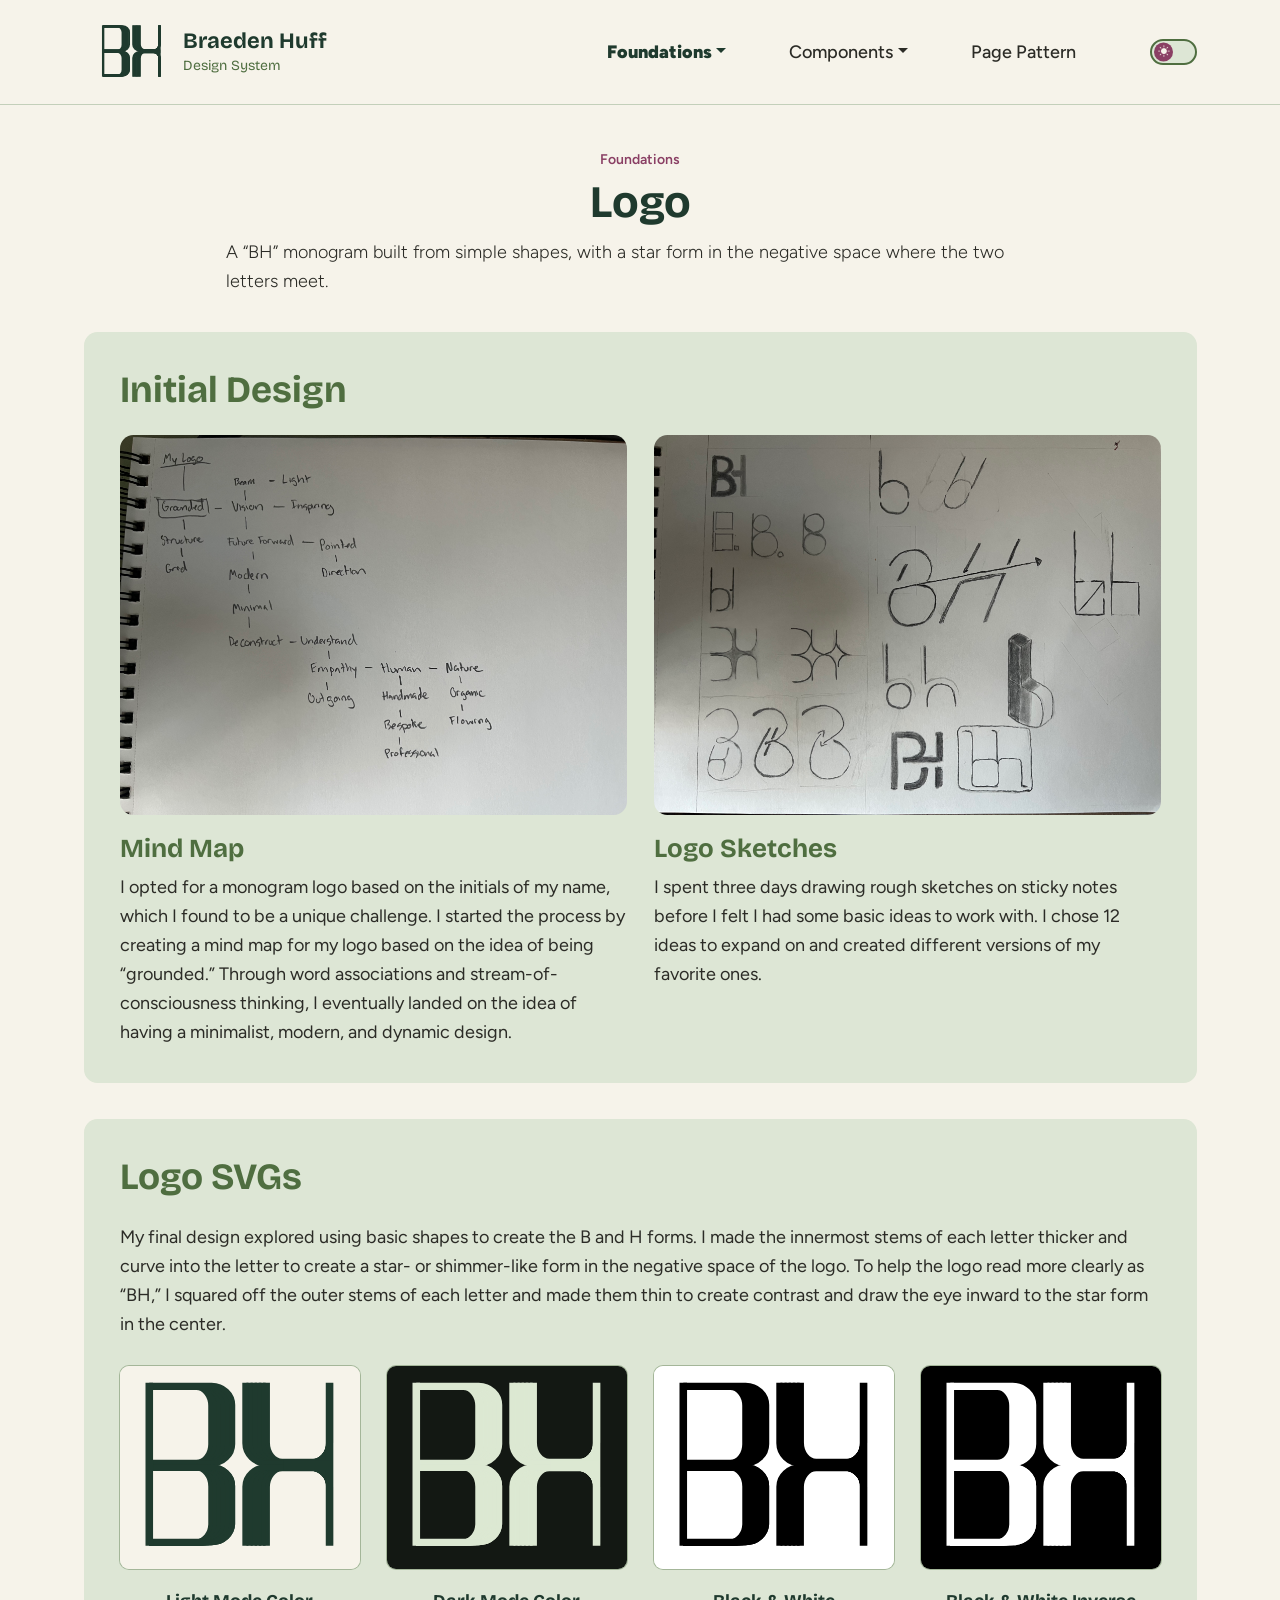
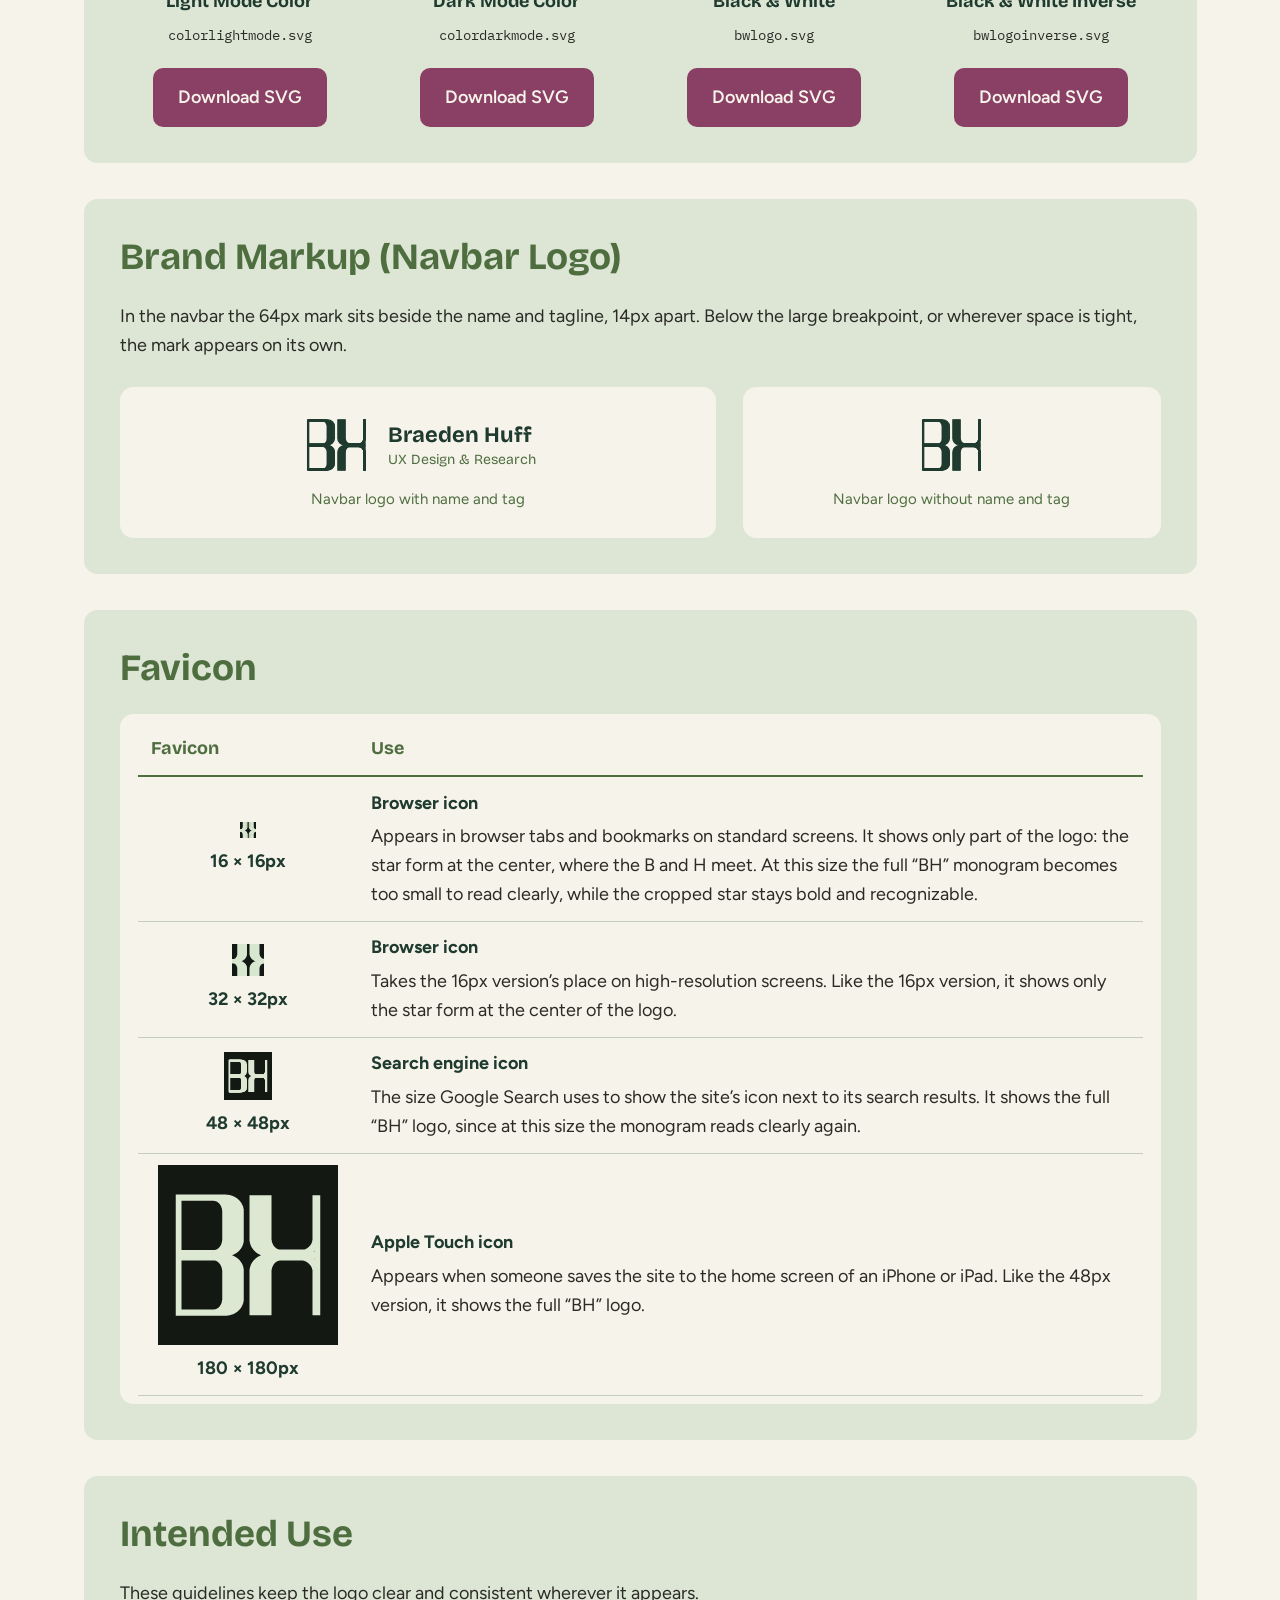
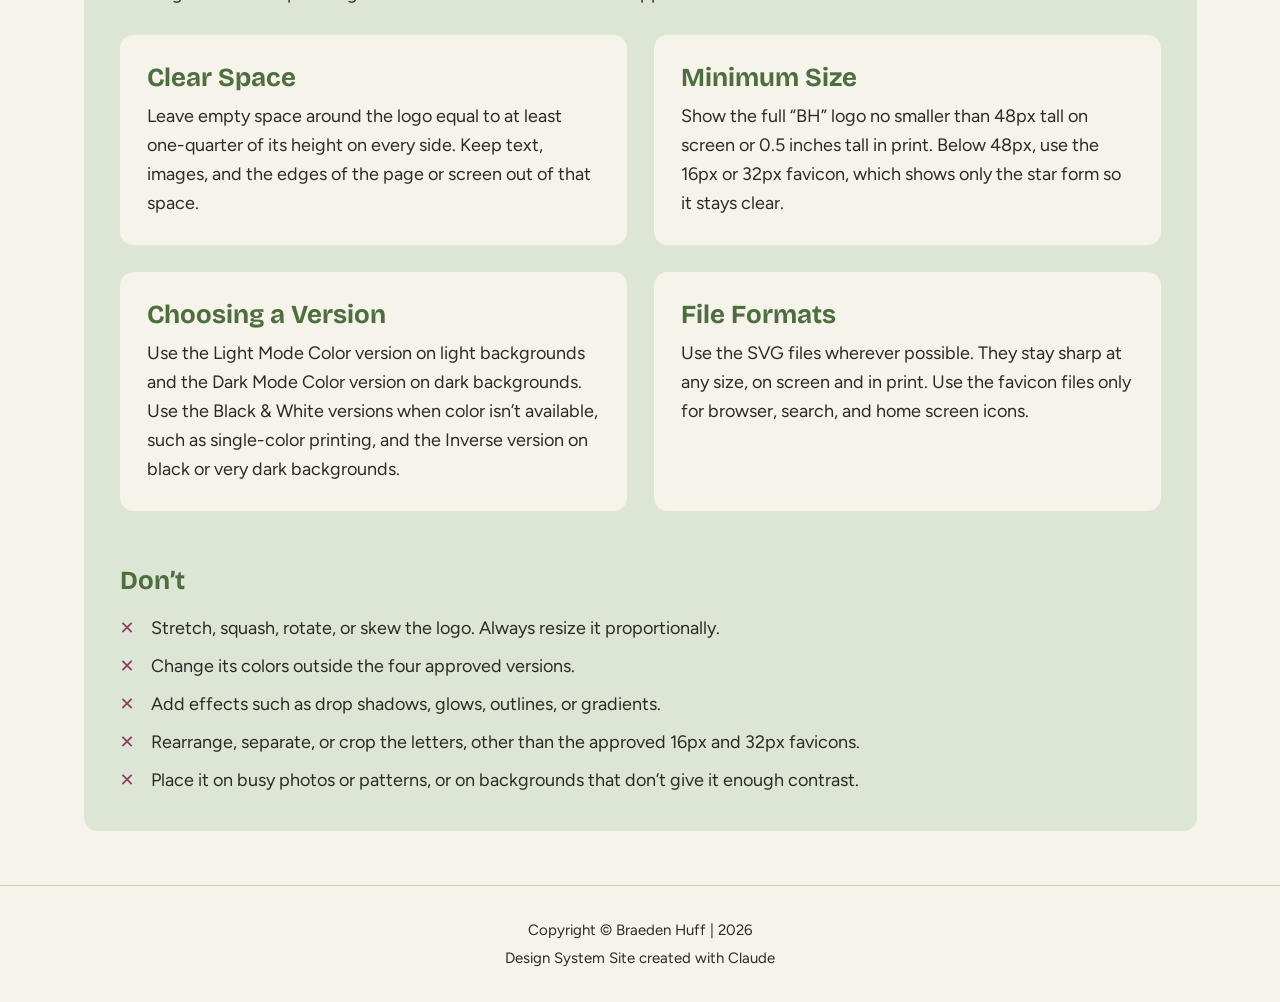
<file: foundations/logo.html>
<!doctype html>
<html lang="en">
<head>
  <meta charset="utf-8">
  <meta name="viewport" content="width=device-width, initial-scale=1">
  <script>(function(){var t='light';try{if(localStorage.getItem('theme')==='dark')t='dark'}catch(e){}document.documentElement.setAttribute('data-bs-theme',t)})();</script>
  <title>Logo | Braeden Huff Design System</title>
  <meta name="description" content="Braeden Huff's monogram logo: design process, the four SVG variations, the navbar lockup, favicons and usage rules.">

  <link rel="icon" type="image/x-icon" sizes="16x16 32x32" href="../favicon.ico">
  <link rel="icon" type="image/png" sizes="48x48" href="../images/logo/favicons/48.png">
  <link rel="apple-touch-icon" sizes="180x180" href="../images/logo/favicons/180.png">

  <link href="https://cdn.jsdelivr.net/npm/bootstrap@5.0.2/dist/css/bootstrap.min.css" rel="stylesheet">
  <link href="https://cdn.jsdelivr.net/npm/bootstrap-icons@1.11.3/font/bootstrap-icons.min.css" rel="stylesheet">
  <link rel="preconnect" href="https://fonts.googleapis.com">
  <link rel="preconnect" href="https://fonts.gstatic.com" crossorigin>
  <link href="https://fonts.googleapis.com/css2?family=Bricolage+Grotesque:opsz,wght@12..96,400;12..96,700&family=Figtree:ital,wght@0,400;0,500;0,600;0,700;0,900;1,400&family=IBM+Plex+Mono:wght@400;500&display=swap" rel="stylesheet">
  <link href="../css/styles.css" rel="stylesheet">
</head>
<body class="d-flex flex-column min-vh-100">
  <a class="visually-hidden-focusable" href="#main">Skip to main content</a>

  <nav class="navbar navbar-expand-lg sticky-top site-nav" aria-label="Design system">
    <div class="container-fluid ds-container">
      <a class="brand" href="../index.html">
        <img class="logo-light" src="../images/logo/colorlightmode.svg" alt="" width="76" height="64">
        <img class="logo-dark" src="../images/logo/colordarkmode.svg" alt="" width="76" height="64">
        <span class="brand-text"><span class="brand-name">Braeden Huff</span><span class="brand-tag">Design System</span></span>
      </a>
      <button class="navbar-toggler" type="button" data-bs-toggle="collapse" data-bs-target="#mainNav" aria-controls="mainNav" aria-expanded="false" aria-label="Toggle navigation">
        <i class="bi bi-list" aria-hidden="true"></i>
      </button>
      <div class="collapse navbar-collapse justify-content-end" id="mainNav">
        <ul class="navbar-nav">
          <li class="nav-item dropdown">
            <button type="button" class="nav-link dropdown-toggle active" id="foundationsMenu" data-bs-toggle="dropdown" aria-expanded="false">Foundations</button>
            <ul class="dropdown-menu" aria-labelledby="foundationsMenu">
              <li><a class="dropdown-item" href="colors.html">Color Palette</a></li>
              <li><a class="dropdown-item" href="typography.html">Typography</a></li>
              <li><a class="dropdown-item active" aria-current="page" href="logo.html">Logo</a></li>
            </ul>
          </li>
          <li class="nav-item dropdown">
            <button type="button" class="nav-link dropdown-toggle" id="componentsMenu" data-bs-toggle="dropdown" aria-expanded="false">Components</button>
            <ul class="dropdown-menu" aria-labelledby="componentsMenu">
              <li><a class="dropdown-item" href="../components/navbar.html">Navbar</a></li>
              <li><a class="dropdown-item" href="../components/buttons.html">Buttons</a></li>
              <li><a class="dropdown-item" href="../components/carousel.html">Carousel</a></li>
            </ul>
          </li>
          <li class="nav-item"><a class="nav-link" href="../patterns/case-study.html">Page Pattern</a></li>
        </ul>
        <div class="theme-toggle-wrap">
          <button type="button" class="theme-toggle" role="switch" aria-checked="false" aria-label="Dark mode">
            <span class="d-lg-none">Dark mode</span>
            <span class="theme-toggle-track" aria-hidden="true"><span class="theme-toggle-thumb"><i class="bi bi-sun-fill"></i><i class="bi bi-moon-stars-fill"></i></span></span>
          </button>
        </div>
      </div>
    </div>
  </nav>

  <main id="main" class="container-fluid ds-container flex-grow-1 main-content">
    <header class="page-header">
      <span class="eyebrow">Foundations</span>
      <h1>Logo</h1>
      <p class="lead">A &ldquo;BH&rdquo; monogram built from simple shapes, with a star form in the negative space where the two letters meet.</p>
    </header>

    <!-- Initial Design -->
    <section class="page-section" aria-labelledby="initial-design-title">
      <h2 id="initial-design-title">Initial Design</h2>
      <div class="row g-4">
        <div class="col-md-6">
          <figure class="mb-0">
            <img src="../images/process/mindmap.jpeg" class="section-image" alt="Hand-drawn mind map exploring word associations around the idea of being grounded" loading="lazy">
            <figcaption class="mt-3">
              <h3 class="h4 mb-2">Mind Map</h3>
              <p class="mb-0">I opted for a monogram logo based on the initials of my name, which I found to be a unique challenge. I started the process by creating a mind map for my logo based on the idea of being &ldquo;grounded.&rdquo; Through word associations and stream-of-consciousness thinking, I eventually landed on the idea of having a minimalist, modern, and dynamic design.</p>
            </figcaption>
          </figure>
        </div>
        <div class="col-md-6">
          <figure class="mb-0">
            <img src="../images/process/logosketches.jpeg" class="section-image" alt="Rough monogram logo sketches drawn on sticky notes" loading="lazy">
            <figcaption class="mt-3">
              <h3 class="h4 mb-2">Logo Sketches</h3>
              <p class="mb-0">I spent three days drawing rough sketches on sticky notes before I felt I had some basic ideas to work with. I chose 12 ideas to expand on and created different versions of my favorite ones.</p>
            </figcaption>
          </figure>
        </div>
      </div>
    </section>

    <!-- Logo SVGs -->
    <section class="page-section" aria-labelledby="logo-title">
      <h2 id="logo-title">Logo SVGs</h2>
      <p class="mb-4">My final design explored using basic shapes to create the B and H forms. I made the innermost stems of each letter thicker and curve into the letter to create a star- or shimmer-like form in the negative space of the logo. To help the logo read more clearly as &ldquo;BH,&rdquo; I squared off the outer stems of each letter and made them thin to create contrast and draw the eye inward to the star form in the center.</p>
      <ul class="logo-variations row g-4">
        <li class="col-6 col-lg-3">
          <img src="../images/logo/colorlightmode.svg" class="logo-image" alt="Deep Forest monogram logo on a Warm Linen background">
          <h3 class="logo-title">Light Mode Color</h3>
          <p class="logo-file">colorlightmode.svg</p>
          <a href="../images/logo/colorlightmode.svg" download="colorlightmode.svg" class="btn-ds btn-ds-primary" aria-label="Download SVG, Light Mode Color">Download SVG</a>
        </li>
        <li class="col-6 col-lg-3">
          <img src="../images/logo/colordarkmode.svg" class="logo-image" alt="Pale Lichen monogram logo on a Forest Night background">
          <h3 class="logo-title">Dark Mode Color</h3>
          <p class="logo-file">colordarkmode.svg</p>
          <a href="../images/logo/colordarkmode.svg" download="colordarkmode.svg" class="btn-ds btn-ds-primary" aria-label="Download SVG, Dark Mode Color">Download SVG</a>
        </li>
        <li class="col-6 col-lg-3">
          <img src="../images/logo/bwlogo.svg" class="logo-image" alt="Black monogram logo on a white background">
          <h3 class="logo-title">Black &amp; White</h3>
          <p class="logo-file">bwlogo.svg</p>
          <a href="../images/logo/bwlogo.svg" download="bwlogo.svg" class="btn-ds btn-ds-primary" aria-label="Download SVG, Black &amp; White">Download SVG</a>
        </li>
        <li class="col-6 col-lg-3">
          <img src="../images/logo/bwlogoinverse.svg" class="logo-image" alt="White monogram logo on a black background">
          <h3 class="logo-title">Black &amp; White Inverse</h3>
          <p class="logo-file">bwlogoinverse.svg</p>
          <a href="../images/logo/bwlogoinverse.svg" download="bwlogoinverse.svg" class="btn-ds btn-ds-primary" aria-label="Download SVG, Black &amp; White Inverse">Download SVG</a>
        </li>
      </ul>
    </section>

    <!-- Navbar logo lockup -->
    <section class="page-section" aria-labelledby="lockup-title">
      <h2 id="lockup-title">Brand Markup (Navbar Logo)</h2>
      <p class="mb-4">In the navbar the 64px mark sits beside the name and tagline, 14px apart. Below the large breakpoint, or wherever space is tight, the mark appears on its own.</p>
      <div class="row g-4">
        <div class="col-md-6 col-lg-7">
          <div class="panel d-flex flex-column align-items-center justify-content-center text-center">
            <span class="brand" aria-hidden="true">
              <img class="logo-light" src="../images/logo/colorlightmode.svg" alt="" width="76" height="64">
              <img class="logo-dark" src="../images/logo/colordarkmode.svg" alt="" width="76" height="64">
              <span class="brand-text text-start"><span class="brand-name">Braeden Huff</span><span class="brand-tag">UX Design &amp; Research</span></span>
            </span>
            <p class="demo-label mb-0">Navbar logo with name and tag</p>
          </div>
        </div>
        <div class="col-md-6 col-lg-5">
          <div class="panel d-flex flex-column align-items-center justify-content-center text-center">
            <span class="brand" aria-hidden="true">
              <img class="logo-light" src="../images/logo/colorlightmode.svg" alt="" width="76" height="64">
              <img class="logo-dark" src="../images/logo/colordarkmode.svg" alt="" width="76" height="64">
            </span>
            <p class="demo-label mb-0">Navbar logo without name and tag</p>
          </div>
        </div>
      </div>
    </section>

    <!-- Favicon -->
    <section class="page-section" aria-labelledby="favicon-title">
      <h2 id="favicon-title">Favicon</h2>
      <div class="table-wrap">
        <table class="table spec-table favicon-table">
          <caption class="visually-hidden">Favicon sizes and what each one is used for</caption>
          <thead>
            <tr><th scope="col">Favicon</th><th scope="col">Use</th></tr>
          </thead>
          <tbody>
            <tr>
              <th scope="row"><img src="../images/logo/favicons/16.png" width="16" height="16" alt="16 pixel favicon"><span class="favicon-size">16 &times; 16px</span></th>
              <td><p class="favicon-use">Browser icon</p><p>Appears in browser tabs and bookmarks on standard screens. It shows only part of the logo: the star form at the center, where the B and H meet. At this size the full &ldquo;BH&rdquo; monogram becomes too small to read clearly, while the cropped star stays bold and recognizable.</p></td>
            </tr>
            <tr>
              <th scope="row"><img src="../images/logo/favicons/32.png" width="32" height="32" alt="32 pixel favicon"><span class="favicon-size">32 &times; 32px</span></th>
              <td><p class="favicon-use">Browser icon</p><p>Takes the 16px version&rsquo;s place on high-resolution screens. Like the 16px version, it shows only the star form at the center of the logo.</p></td>
            </tr>
            <tr>
              <th scope="row"><img src="../images/logo/favicons/48.png" width="48" height="48" alt="48 pixel favicon"><span class="favicon-size">48 &times; 48px</span></th>
              <td><p class="favicon-use">Search engine icon</p><p>The size Google Search uses to show the site&rsquo;s icon next to its search results. It shows the full &ldquo;BH&rdquo; logo, since at this size the monogram reads clearly again.</p></td>
            </tr>
            <tr>
              <th scope="row"><img src="../images/logo/favicons/180.png" width="180" height="180" alt="180 pixel favicon"><span class="favicon-size">180 &times; 180px</span></th>
              <td><p class="favicon-use">Apple Touch icon</p><p>Appears when someone saves the site to the home screen of an iPhone or iPad. Like the 48px version, it shows the full &ldquo;BH&rdquo; logo.</p></td>
            </tr>
          </tbody>
        </table>
      </div>
    </section>

    <!-- Intended Use -->
    <section class="page-section" aria-labelledby="intended-use-title">
      <h2 id="intended-use-title">Intended Use</h2>
      <p class="mb-4">These guidelines keep the logo clear and consistent wherever it appears.</p>
      <div class="row g-4">
        <div class="col-md-6">
          <div class="panel">
            <h3 class="panel-title">Clear Space</h3>
            <p>Leave empty space around the logo equal to at least one-quarter of its height on every side. Keep text, images, and the edges of the page or screen out of that space.</p>
          </div>
        </div>
        <div class="col-md-6">
          <div class="panel">
            <h3 class="panel-title">Minimum Size</h3>
            <p>Show the full &ldquo;BH&rdquo; logo no smaller than 48px tall on screen or 0.5 inches tall in print. Below 48px, use the 16px or 32px favicon, which shows only the star form so it stays clear.</p>
          </div>
        </div>
        <div class="col-md-6">
          <div class="panel">
            <h3 class="panel-title">Choosing a Version</h3>
            <p>Use the Light Mode Color version on light backgrounds and the Dark Mode Color version on dark backgrounds. Use the Black &amp; White versions when color isn&rsquo;t available, such as single-color printing, and the Inverse version on black or very dark backgrounds.</p>
          </div>
        </div>
        <div class="col-md-6">
          <div class="panel">
            <h3 class="panel-title">File Formats</h3>
            <p>Use the SVG files wherever possible. They stay sharp at any size, on screen and in print. Use the favicon files only for browser, search, and home screen icons.</p>
          </div>
        </div>
      </div>

      <h3 class="h4 mt-5 mb-3">Don&rsquo;t</h3>
      <ul class="usage-donts">
        <li>Stretch, squash, rotate, or skew the logo. Always resize it proportionally.</li>
        <li>Change its colors outside the four approved versions.</li>
        <li>Add effects such as drop shadows, glows, outlines, or gradients.</li>
        <li>Rearrange, separate, or crop the letters, other than the approved 16px and 32px favicons.</li>
        <li>Place it on busy photos or patterns, or on backgrounds that don&rsquo;t give it enough contrast.</li>
      </ul>
    </section>
  </main>

  <footer class="footer">
    <p>Copyright &copy; Braeden Huff | 2026</p>
    <p>Design System Site created with Claude</p>
  </footer>

  <script src="https://cdn.jsdelivr.net/npm/bootstrap@5.0.2/dist/js/bootstrap.bundle.min.js"></script>
  <script src="../js/theme.js"></script>
</body>
</html>
</file>
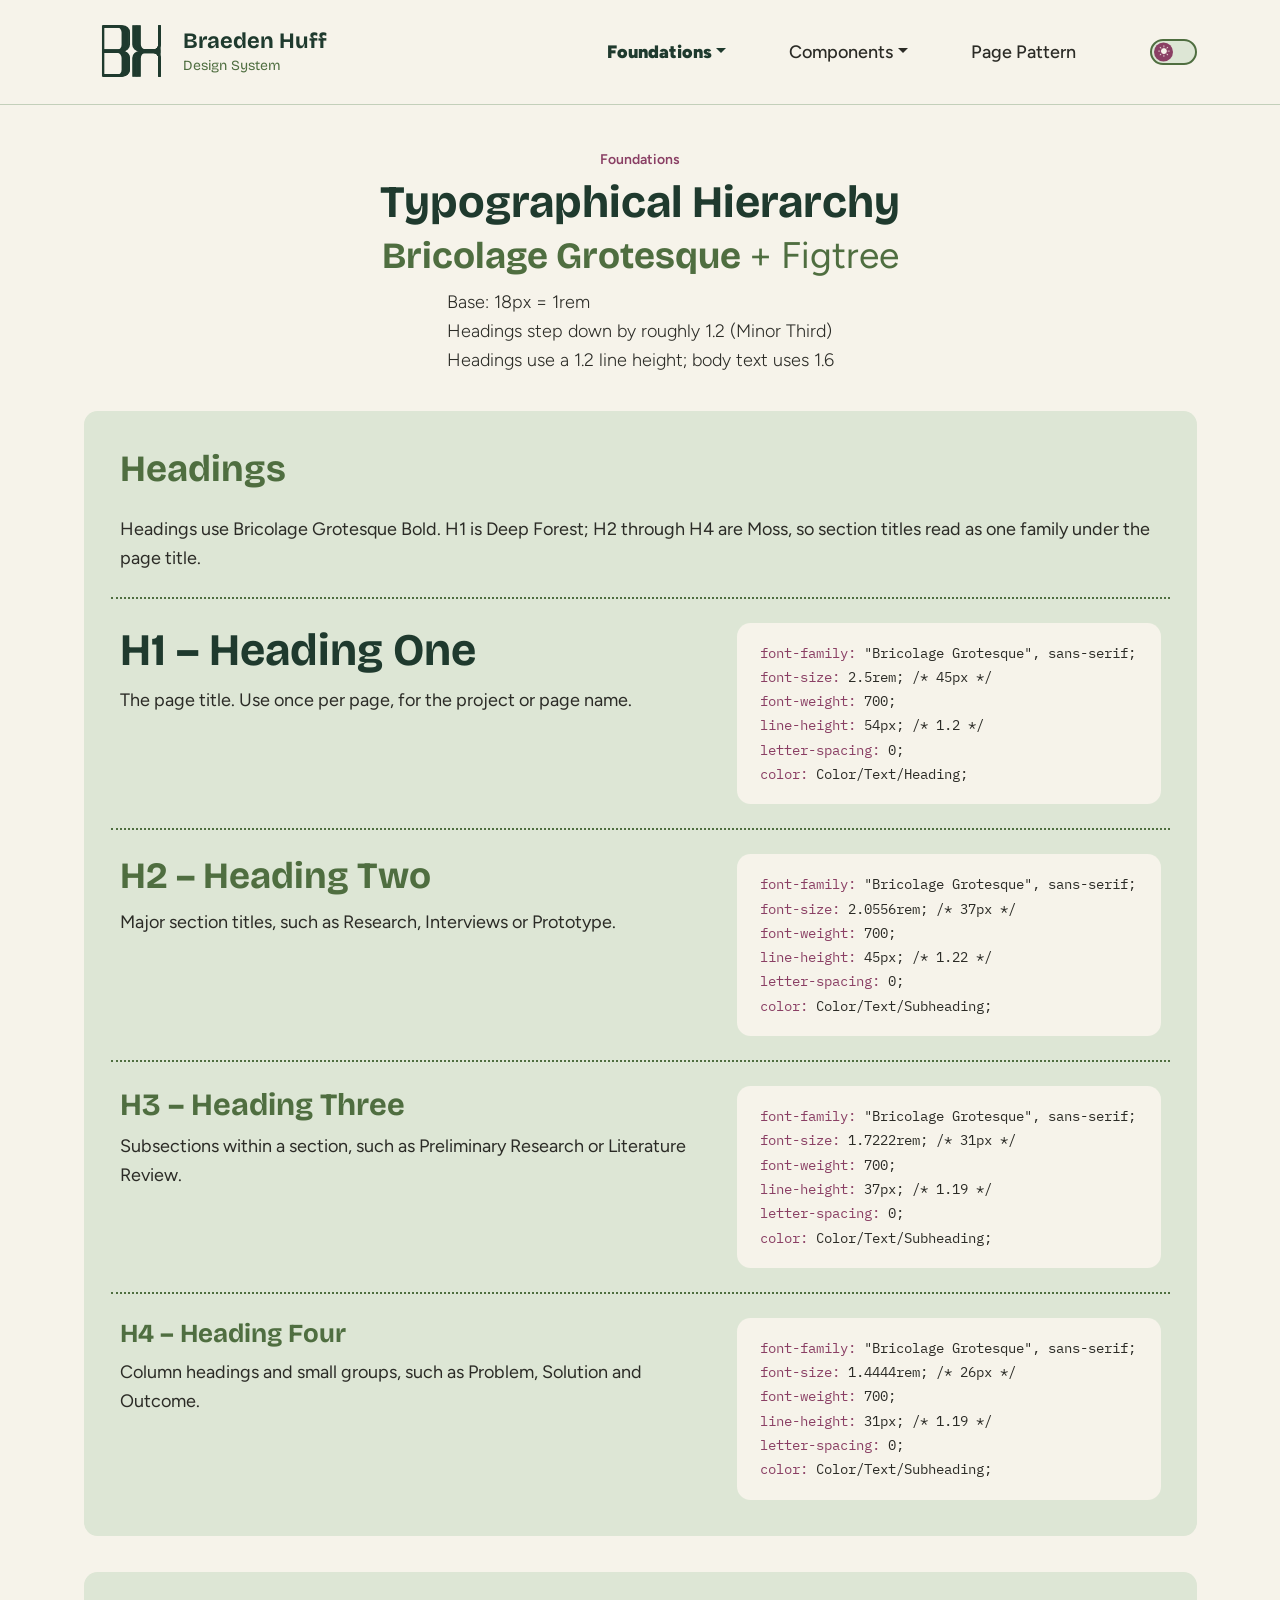
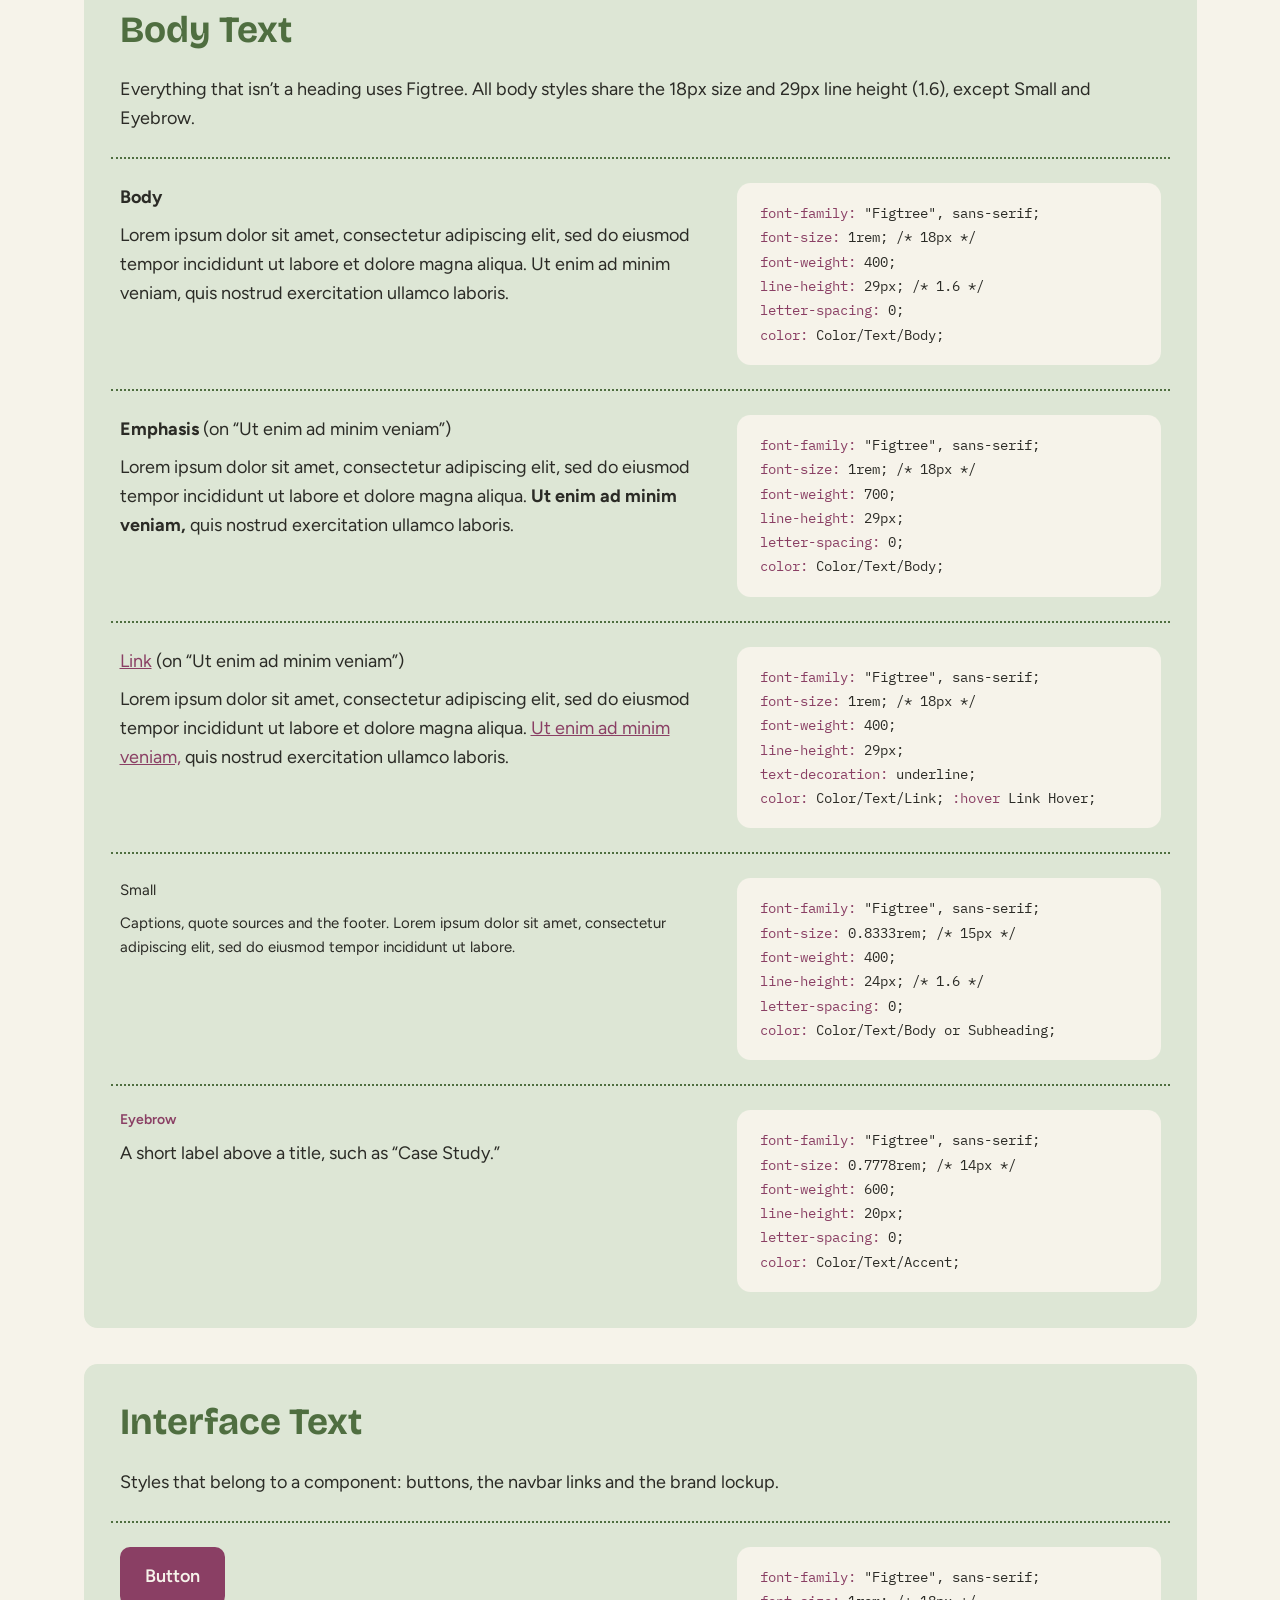
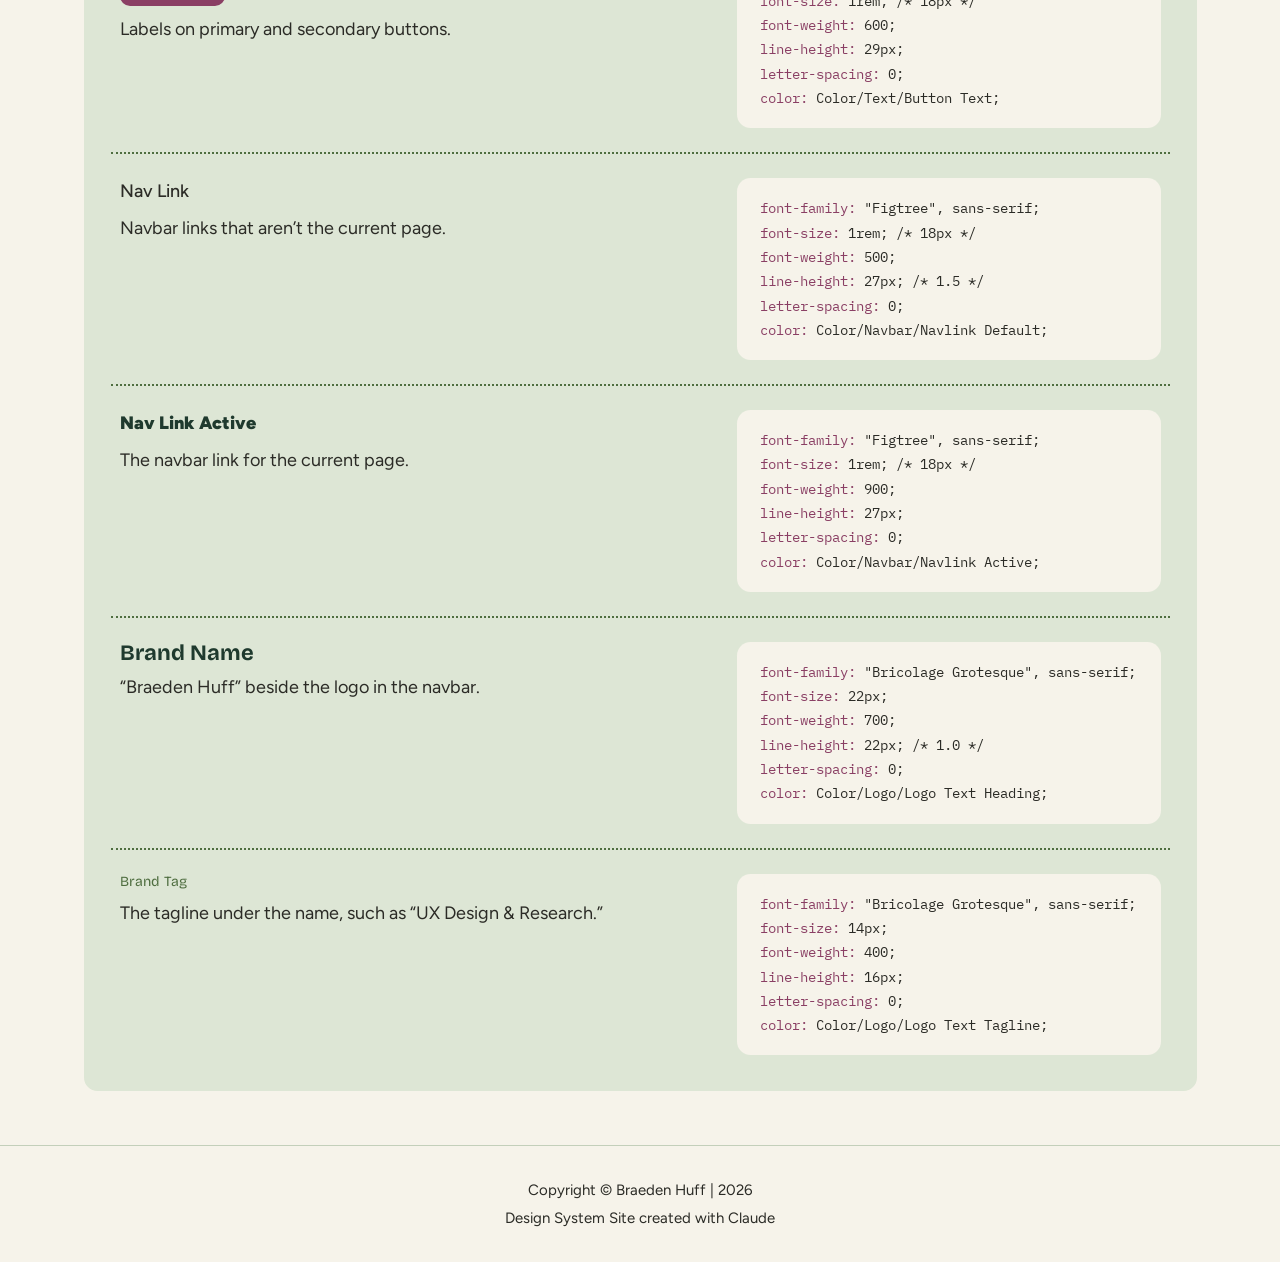
<file: foundations/typography.html>
<!doctype html>
<html lang="en">
<head>
  <meta charset="utf-8">
  <meta name="viewport" content="width=device-width, initial-scale=1">
  <script>(function(){var t='light';try{if(localStorage.getItem('theme')==='dark')t='dark'}catch(e){}document.documentElement.setAttribute('data-bs-theme',t)})();</script>
  <title>Typography | Braeden Huff Design System</title>
  <meta name="description" content="The typographic hierarchy for Braeden Huff's design system: Bricolage Grotesque headings and Figtree body text on an 18px base.">

  <link rel="icon" type="image/x-icon" sizes="16x16 32x32" href="../favicon.ico">
  <link rel="icon" type="image/png" sizes="48x48" href="../images/logo/favicons/48.png">
  <link rel="apple-touch-icon" sizes="180x180" href="../images/logo/favicons/180.png">

  <link href="https://cdn.jsdelivr.net/npm/bootstrap@5.0.2/dist/css/bootstrap.min.css" rel="stylesheet">
  <link href="https://cdn.jsdelivr.net/npm/bootstrap-icons@1.11.3/font/bootstrap-icons.min.css" rel="stylesheet">
  <link rel="preconnect" href="https://fonts.googleapis.com">
  <link rel="preconnect" href="https://fonts.gstatic.com" crossorigin>
  <link href="https://fonts.googleapis.com/css2?family=Bricolage+Grotesque:opsz,wght@12..96,400;12..96,700&family=Figtree:ital,wght@0,400;0,500;0,600;0,700;0,900;1,400&family=IBM+Plex+Mono:wght@400;500&display=swap" rel="stylesheet">
  <link href="../css/styles.css" rel="stylesheet">
</head>
<body class="d-flex flex-column min-vh-100">
  <a class="visually-hidden-focusable" href="#main">Skip to main content</a>

  <nav class="navbar navbar-expand-lg sticky-top site-nav" aria-label="Design system">
    <div class="container-fluid ds-container">
      <a class="brand" href="../index.html">
        <img class="logo-light" src="../images/logo/colorlightmode.svg" alt="" width="76" height="64">
        <img class="logo-dark" src="../images/logo/colordarkmode.svg" alt="" width="76" height="64">
        <span class="brand-text"><span class="brand-name">Braeden Huff</span><span class="brand-tag">Design System</span></span>
      </a>
      <button class="navbar-toggler" type="button" data-bs-toggle="collapse" data-bs-target="#mainNav" aria-controls="mainNav" aria-expanded="false" aria-label="Toggle navigation">
        <i class="bi bi-list" aria-hidden="true"></i>
      </button>
      <div class="collapse navbar-collapse justify-content-end" id="mainNav">
        <ul class="navbar-nav">
          <li class="nav-item dropdown">
            <button type="button" class="nav-link dropdown-toggle active" id="foundationsMenu" data-bs-toggle="dropdown" aria-expanded="false">Foundations</button>
            <ul class="dropdown-menu" aria-labelledby="foundationsMenu">
              <li><a class="dropdown-item" href="colors.html">Color Palette</a></li>
              <li><a class="dropdown-item active" aria-current="page" href="typography.html">Typography</a></li>
              <li><a class="dropdown-item" href="logo.html">Logo</a></li>
            </ul>
          </li>
          <li class="nav-item dropdown">
            <button type="button" class="nav-link dropdown-toggle" id="componentsMenu" data-bs-toggle="dropdown" aria-expanded="false">Components</button>
            <ul class="dropdown-menu" aria-labelledby="componentsMenu">
              <li><a class="dropdown-item" href="../components/navbar.html">Navbar</a></li>
              <li><a class="dropdown-item" href="../components/buttons.html">Buttons</a></li>
              <li><a class="dropdown-item" href="../components/carousel.html">Carousel</a></li>
            </ul>
          </li>
          <li class="nav-item"><a class="nav-link" href="../patterns/case-study.html">Page Pattern</a></li>
        </ul>
        <div class="theme-toggle-wrap">
          <button type="button" class="theme-toggle" role="switch" aria-checked="false" aria-label="Dark mode">
            <span class="d-lg-none">Dark mode</span>
            <span class="theme-toggle-track" aria-hidden="true"><span class="theme-toggle-thumb"><i class="bi bi-sun-fill"></i><i class="bi bi-moon-stars-fill"></i></span></span>
          </button>
        </div>
      </div>
    </div>
  </nav>

  <main id="main" class="container-fluid ds-container flex-grow-1 main-content">
    <header class="page-header text-center">
      <span class="eyebrow">Foundations</span>
      <h1 class="mb-1">Typographical Hierarchy</h1>
      <h2>Bricolage Grotesque <span style="font-family:var(--font-body);font-weight:400">+ Figtree</span></h2>
      <p class="lead mx-auto">Base: 18px = 1rem<br>Headings step down by roughly 1.2 (Minor Third)<br>Headings use a 1.2 line height; body text uses 1.6</p>
    </header>

    <!-- Headings -->
    <section class="page-section" aria-labelledby="headings-title">
      <h2 id="headings-title">Headings</h2>
      <p>Headings use Bricolage Grotesque Bold. H1 is Deep Forest; H2 through H4 are Moss, so section titles read as one family under the page title.</p>

      <div class="row g-3 type-row">
        <div class="col-lg-6 col-xl-7">
          <p class="h1 type-sample">H1 &ndash; Heading One</p>
          <p>The page title. Use once per page, for the project or page name.</p>
        </div>
        <div class="col-lg-6 col-xl-5">
          <div class="specs"><ul>
            <li><span>font-family:</span> "Bricolage Grotesque", sans-serif;</li>
            <li><span>font-size:</span> 2.5rem; /* 45px */</li>
            <li><span>font-weight:</span> 700;</li>
            <li><span>line-height:</span> 54px; /* 1.2 */</li>
            <li><span>letter-spacing:</span> 0;</li>
            <li><span>color:</span> Color/Text/Heading;</li>
          </ul></div>
        </div>
      </div>

      <div class="row g-3 type-row">
        <div class="col-lg-6 col-xl-7">
          <p class="h2 type-sample">H2 &ndash; Heading Two</p>
          <p>Major section titles, such as Research, Interviews or Prototype.</p>
        </div>
        <div class="col-lg-6 col-xl-5">
          <div class="specs"><ul>
            <li><span>font-family:</span> "Bricolage Grotesque", sans-serif;</li>
            <li><span>font-size:</span> 2.0556rem; /* 37px */</li>
            <li><span>font-weight:</span> 700;</li>
            <li><span>line-height:</span> 45px; /* 1.22 */</li>
            <li><span>letter-spacing:</span> 0;</li>
            <li><span>color:</span> Color/Text/Subheading;</li>
          </ul></div>
        </div>
      </div>

      <div class="row g-3 type-row">
        <div class="col-lg-6 col-xl-7">
          <p class="h3 type-sample">H3 &ndash; Heading Three</p>
          <p>Subsections within a section, such as Preliminary Research or Literature Review.</p>
        </div>
        <div class="col-lg-6 col-xl-5">
          <div class="specs"><ul>
            <li><span>font-family:</span> "Bricolage Grotesque", sans-serif;</li>
            <li><span>font-size:</span> 1.7222rem; /* 31px */</li>
            <li><span>font-weight:</span> 700;</li>
            <li><span>line-height:</span> 37px; /* 1.19 */</li>
            <li><span>letter-spacing:</span> 0;</li>
            <li><span>color:</span> Color/Text/Subheading;</li>
          </ul></div>
        </div>
      </div>

      <div class="row g-3 type-row">
        <div class="col-lg-6 col-xl-7">
          <p class="h4 type-sample">H4 &ndash; Heading Four</p>
          <p>Column headings and small groups, such as Problem, Solution and Outcome.</p>
        </div>
        <div class="col-lg-6 col-xl-5">
          <div class="specs"><ul>
            <li><span>font-family:</span> "Bricolage Grotesque", sans-serif;</li>
            <li><span>font-size:</span> 1.4444rem; /* 26px */</li>
            <li><span>font-weight:</span> 700;</li>
            <li><span>line-height:</span> 31px; /* 1.19 */</li>
            <li><span>letter-spacing:</span> 0;</li>
            <li><span>color:</span> Color/Text/Subheading;</li>
          </ul></div>
        </div>
      </div>
    </section>

    <!-- Body text -->
    <section class="page-section" aria-labelledby="body-title">
      <h2 id="body-title">Body Text</h2>
      <p>Everything that isn&rsquo;t a heading uses Figtree. All body styles share the 18px size and 29px line height (1.6), except Small and Eyebrow.</p>

      <div class="row g-3 type-row">
        <div class="col-lg-6 col-xl-7">
          <p class="type-sample"><strong>Body</strong></p>
          <p>Lorem ipsum dolor sit amet, consectetur adipiscing elit, sed do eiusmod tempor incididunt ut labore et dolore magna aliqua. Ut enim ad minim veniam, quis nostrud exercitation ullamco laboris.</p>
        </div>
        <div class="col-lg-6 col-xl-5">
          <div class="specs"><ul>
            <li><span>font-family:</span> "Figtree", sans-serif;</li>
            <li><span>font-size:</span> 1rem; /* 18px */</li>
            <li><span>font-weight:</span> 400;</li>
            <li><span>line-height:</span> 29px; /* 1.6 */</li>
            <li><span>letter-spacing:</span> 0;</li>
            <li><span>color:</span> Color/Text/Body;</li>
          </ul></div>
        </div>
      </div>

      <div class="row g-3 type-row">
        <div class="col-lg-6 col-xl-7">
          <p class="type-sample"><strong>Emphasis</strong> (on &ldquo;Ut enim ad minim veniam&rdquo;)</p>
          <p>Lorem ipsum dolor sit amet, consectetur adipiscing elit, sed do eiusmod tempor incididunt ut labore et dolore magna aliqua. <strong>Ut enim ad minim veniam,</strong> quis nostrud exercitation ullamco laboris.</p>
        </div>
        <div class="col-lg-6 col-xl-5">
          <div class="specs"><ul>
            <li><span>font-family:</span> "Figtree", sans-serif;</li>
            <li><span>font-size:</span> 1rem; /* 18px */</li>
            <li><span>font-weight:</span> 700;</li>
            <li><span>line-height:</span> 29px;</li>
            <li><span>letter-spacing:</span> 0;</li>
            <li><span>color:</span> Color/Text/Body;</li>
          </ul></div>
        </div>
      </div>

      <div class="row g-3 type-row">
        <div class="col-lg-6 col-xl-7">
          <p class="type-sample"><a href="#link-title" id="link-title">Link</a> (on &ldquo;Ut enim ad minim veniam&rdquo;)</p>
          <p>Lorem ipsum dolor sit amet, consectetur adipiscing elit, sed do eiusmod tempor incididunt ut labore et dolore magna aliqua. <a href="#link-title">Ut enim ad minim veniam,</a> quis nostrud exercitation ullamco laboris.</p>
        </div>
        <div class="col-lg-6 col-xl-5">
          <div class="specs"><ul>
            <li><span>font-family:</span> "Figtree", sans-serif;</li>
            <li><span>font-size:</span> 1rem; /* 18px */</li>
            <li><span>font-weight:</span> 400;</li>
            <li><span>line-height:</span> 29px;</li>
            <li><span>text-decoration:</span> underline;</li>
            <li><span>color:</span> Color/Text/Link; <span>:hover</span> Link Hover;</li>
          </ul></div>
        </div>
      </div>

      <div class="row g-3 type-row">
        <div class="col-lg-6 col-xl-7">
          <p class="type-sample text-small">Small</p>
          <p class="text-small">Captions, quote sources and the footer. Lorem ipsum dolor sit amet, consectetur adipiscing elit, sed do eiusmod tempor incididunt ut labore.</p>
        </div>
        <div class="col-lg-6 col-xl-5">
          <div class="specs"><ul>
            <li><span>font-family:</span> "Figtree", sans-serif;</li>
            <li><span>font-size:</span> 0.8333rem; /* 15px */</li>
            <li><span>font-weight:</span> 400;</li>
            <li><span>line-height:</span> 24px; /* 1.6 */</li>
            <li><span>letter-spacing:</span> 0;</li>
            <li><span>color:</span> Color/Text/Body or Subheading;</li>
          </ul></div>
        </div>
      </div>

      <div class="row g-3 type-row">
        <div class="col-lg-6 col-xl-7">
          <p class="eyebrow type-sample">Eyebrow</p>
          <p>A short label above a title, such as &ldquo;Case Study.&rdquo;</p>
        </div>
        <div class="col-lg-6 col-xl-5">
          <div class="specs"><ul>
            <li><span>font-family:</span> "Figtree", sans-serif;</li>
            <li><span>font-size:</span> 0.7778rem; /* 14px */</li>
            <li><span>font-weight:</span> 600;</li>
            <li><span>line-height:</span> 20px;</li>
            <li><span>letter-spacing:</span> 0;</li>
            <li><span>color:</span> Color/Text/Accent;</li>
          </ul></div>
        </div>
      </div>
    </section>

    <!-- Interface text -->
    <section class="page-section" aria-labelledby="ui-title">
      <h2 id="ui-title">Interface Text</h2>
      <p>Styles that belong to a component: buttons, the navbar links and the brand lockup.</p>

      <div class="row g-3 type-row">
        <div class="col-lg-6 col-xl-7">
          <p class="type-sample"><span class="btn-ds btn-ds-primary" aria-hidden="true">Button</span></p>
          <p>Labels on primary and secondary buttons.</p>
        </div>
        <div class="col-lg-6 col-xl-5">
          <div class="specs"><ul>
            <li><span>font-family:</span> "Figtree", sans-serif;</li>
            <li><span>font-size:</span> 1rem; /* 18px */</li>
            <li><span>font-weight:</span> 600;</li>
            <li><span>line-height:</span> 29px;</li>
            <li><span>letter-spacing:</span> 0;</li>
            <li><span>color:</span> Color/Text/Button Text;</li>
          </ul></div>
        </div>
      </div>

      <div class="row g-3 type-row">
        <div class="col-lg-6 col-xl-7">
          <p class="type-sample" style="font-weight:500;line-height:27px;color:var(--color-nav-default)">Nav Link</p>
          <p>Navbar links that aren&rsquo;t the current page.</p>
        </div>
        <div class="col-lg-6 col-xl-5">
          <div class="specs"><ul>
            <li><span>font-family:</span> "Figtree", sans-serif;</li>
            <li><span>font-size:</span> 1rem; /* 18px */</li>
            <li><span>font-weight:</span> 500;</li>
            <li><span>line-height:</span> 27px; /* 1.5 */</li>
            <li><span>letter-spacing:</span> 0;</li>
            <li><span>color:</span> Color/Navbar/Navlink Default;</li>
          </ul></div>
        </div>
      </div>

      <div class="row g-3 type-row">
        <div class="col-lg-6 col-xl-7">
          <p class="type-sample" style="font-weight:900;line-height:27px;color:var(--color-nav-active)">Nav Link Active</p>
          <p>The navbar link for the current page.</p>
        </div>
        <div class="col-lg-6 col-xl-5">
          <div class="specs"><ul>
            <li><span>font-family:</span> "Figtree", sans-serif;</li>
            <li><span>font-size:</span> 1rem; /* 18px */</li>
            <li><span>font-weight:</span> 900;</li>
            <li><span>line-height:</span> 27px;</li>
            <li><span>letter-spacing:</span> 0;</li>
            <li><span>color:</span> Color/Navbar/Navlink Active;</li>
          </ul></div>
        </div>
      </div>

      <div class="row g-3 type-row">
        <div class="col-lg-6 col-xl-7">
          <p class="type-sample brand-name">Brand Name</p>
          <p>&ldquo;Braeden Huff&rdquo; beside the logo in the navbar.</p>
        </div>
        <div class="col-lg-6 col-xl-5">
          <div class="specs"><ul>
            <li><span>font-family:</span> "Bricolage Grotesque", sans-serif;</li>
            <li><span>font-size:</span> 22px;</li>
            <li><span>font-weight:</span> 700;</li>
            <li><span>line-height:</span> 22px; /* 1.0 */</li>
            <li><span>letter-spacing:</span> 0;</li>
            <li><span>color:</span> Color/Logo/Logo Text Heading;</li>
          </ul></div>
        </div>
      </div>

      <div class="row g-3 type-row">
        <div class="col-lg-6 col-xl-7">
          <p class="type-sample brand-tag">Brand Tag</p>
          <p>The tagline under the name, such as &ldquo;UX Design &amp; Research.&rdquo;</p>
        </div>
        <div class="col-lg-6 col-xl-5">
          <div class="specs"><ul>
            <li><span>font-family:</span> "Bricolage Grotesque", sans-serif;</li>
            <li><span>font-size:</span> 14px;</li>
            <li><span>font-weight:</span> 400;</li>
            <li><span>line-height:</span> 16px;</li>
            <li><span>letter-spacing:</span> 0;</li>
            <li><span>color:</span> Color/Logo/Logo Text Tagline;</li>
          </ul></div>
        </div>
      </div>
    </section>
  </main>

  <footer class="footer">
    <p>Copyright &copy; Braeden Huff | 2026</p>
    <p>Design System Site created with Claude</p>
  </footer>

  <script src="https://cdn.jsdelivr.net/npm/bootstrap@5.0.2/dist/js/bootstrap.bundle.min.js"></script>
  <script src="../js/theme.js"></script>
</body>
</html>
</file>
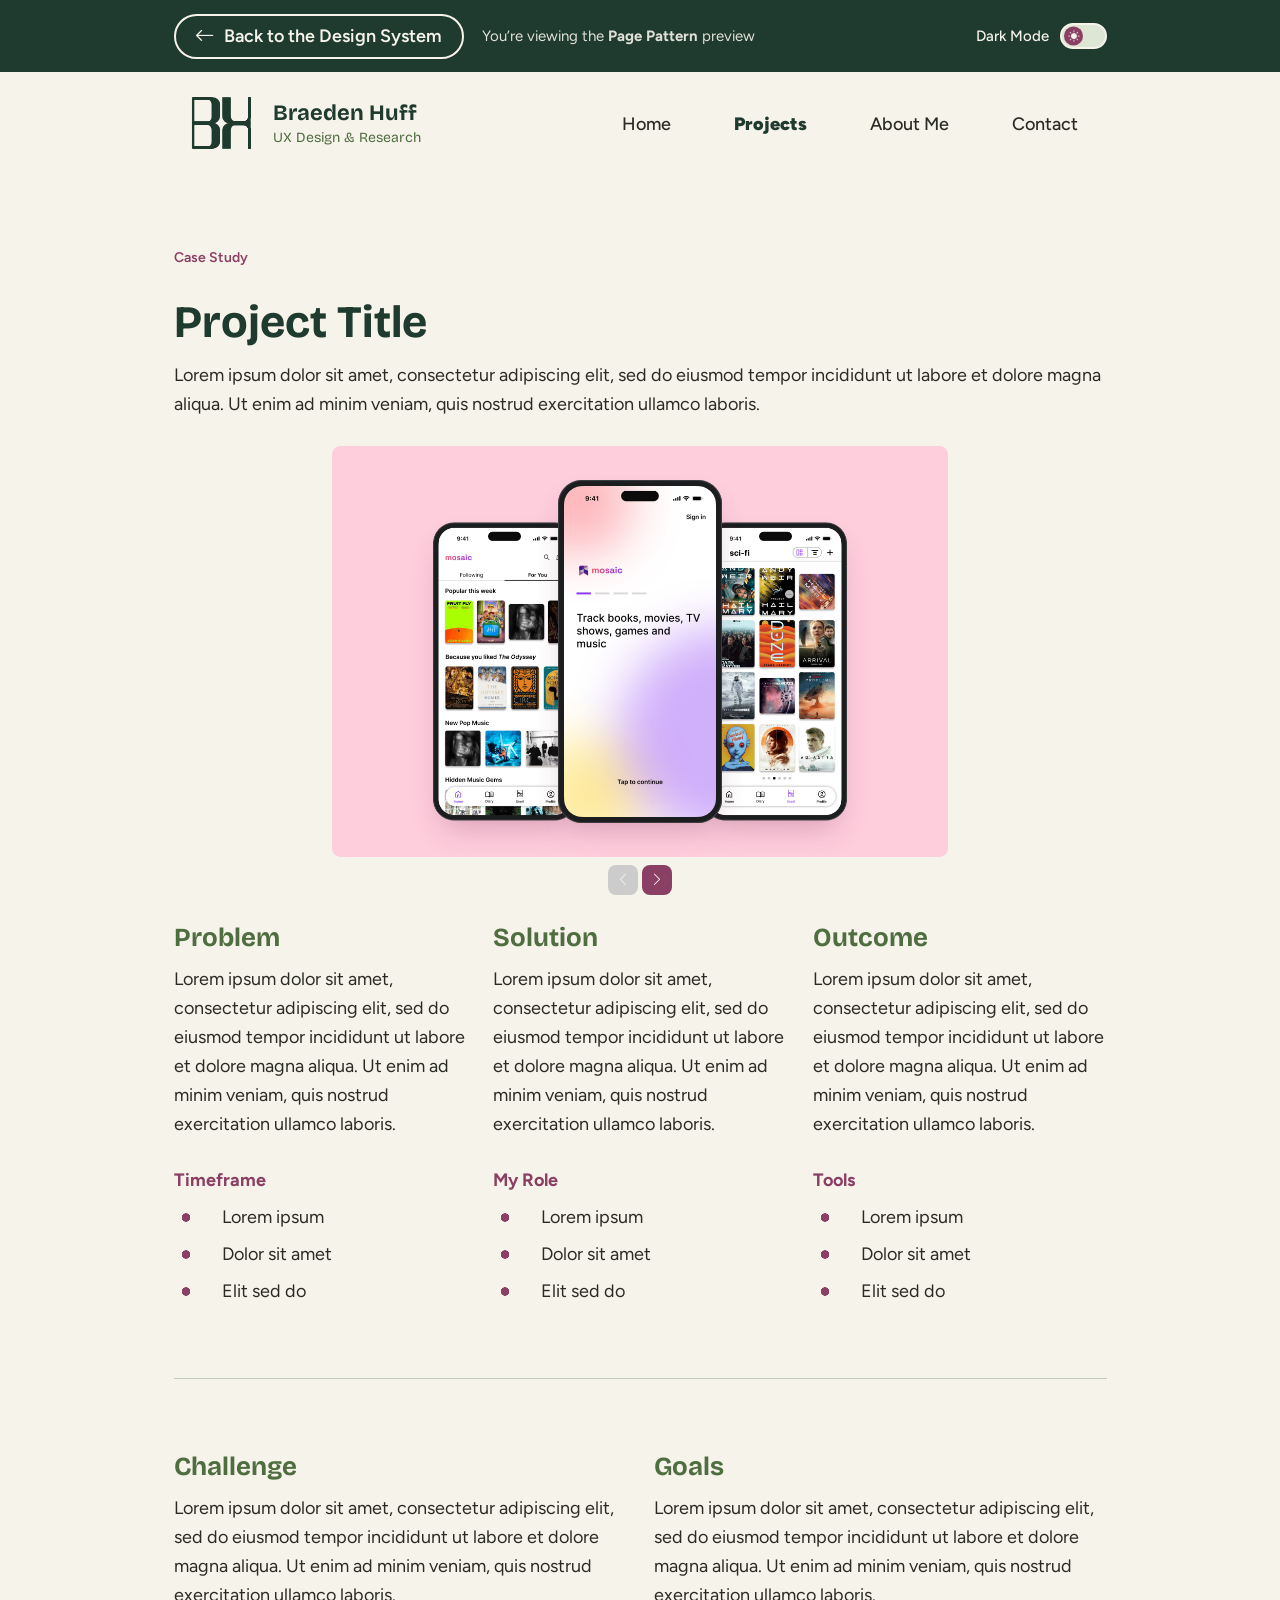
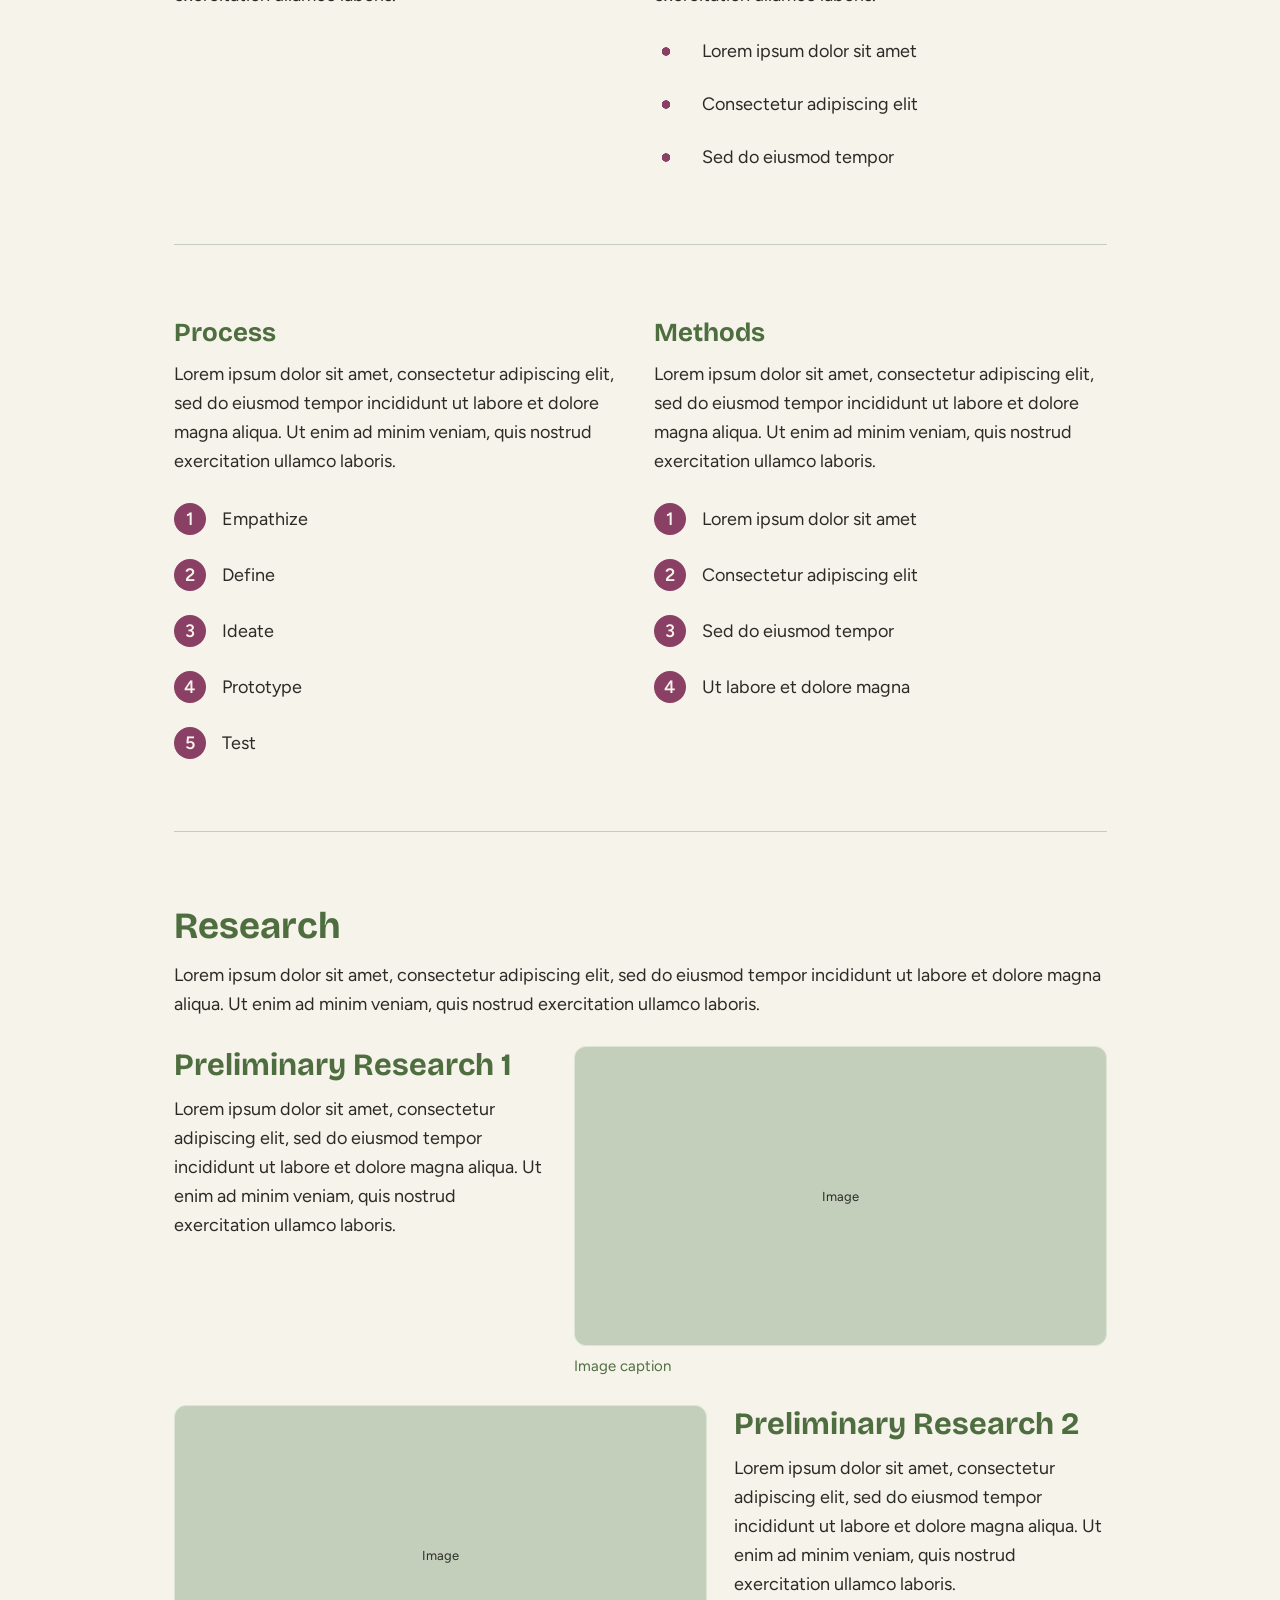
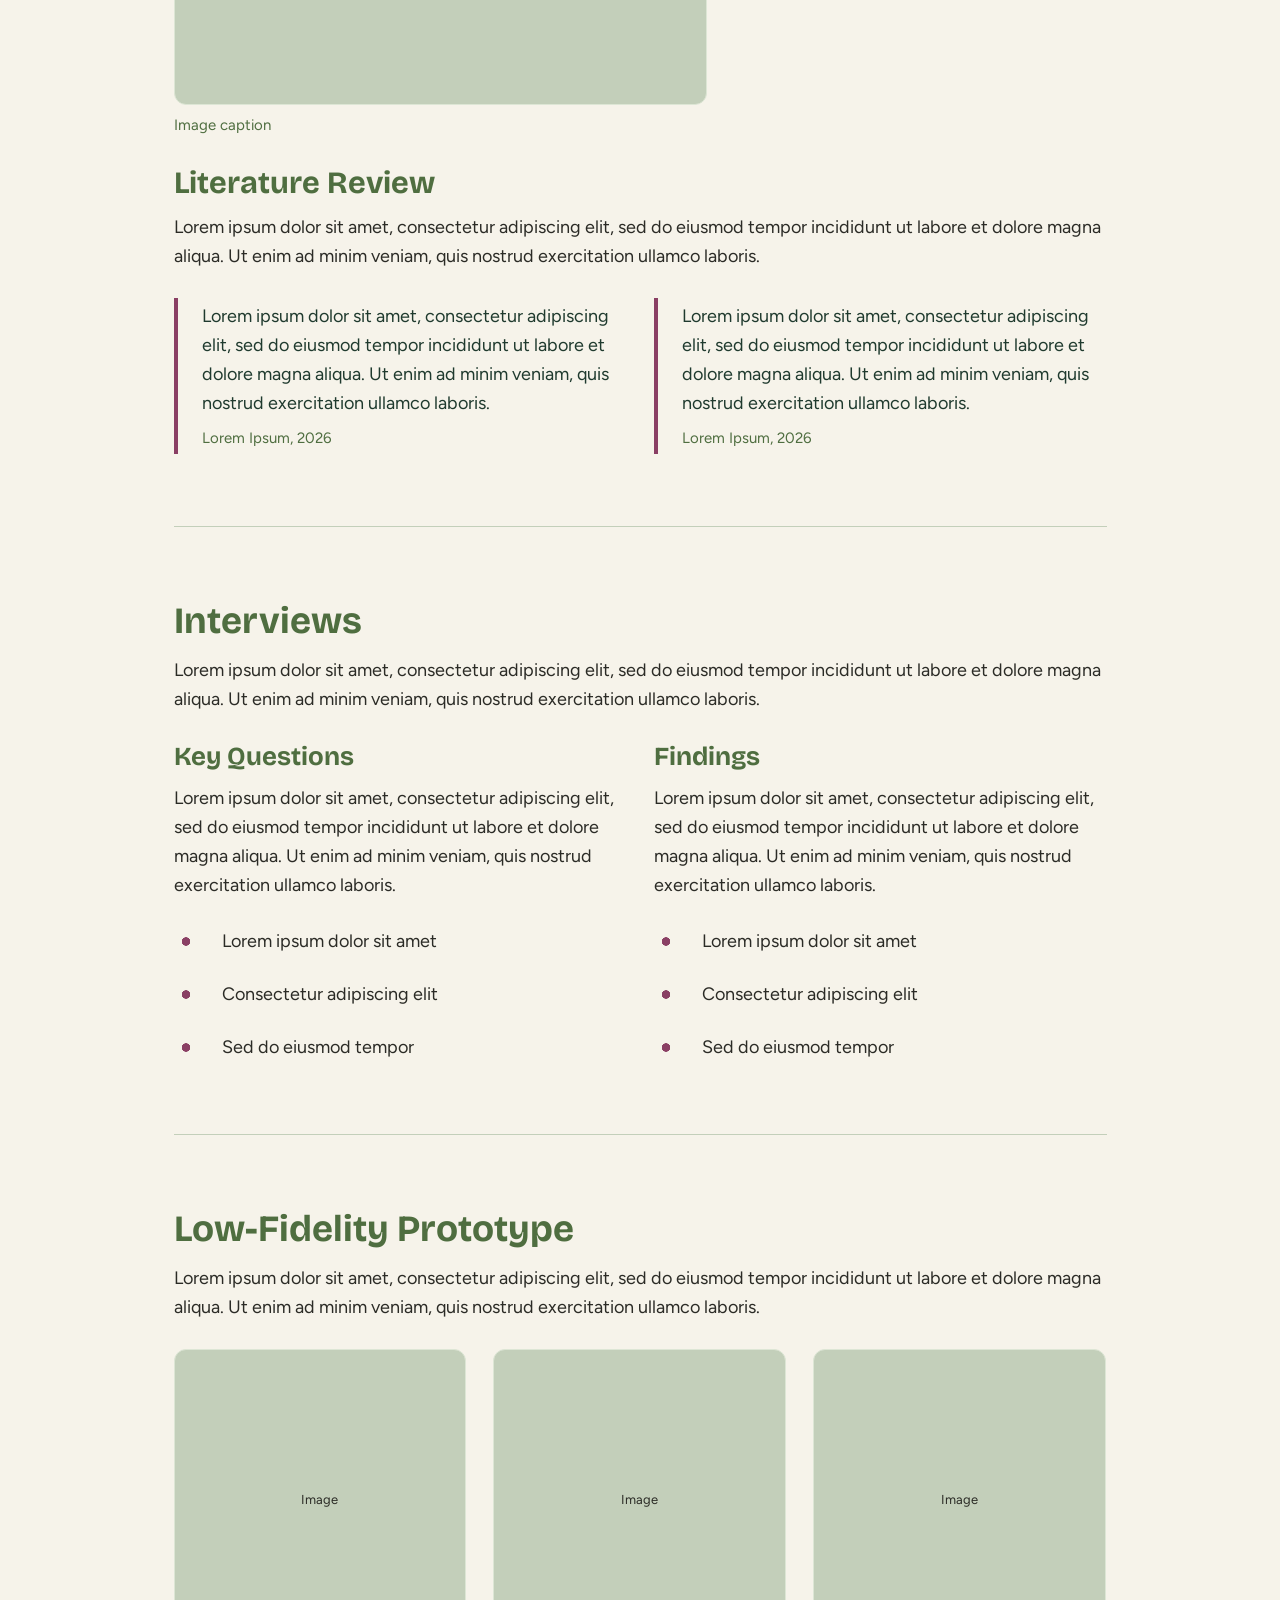
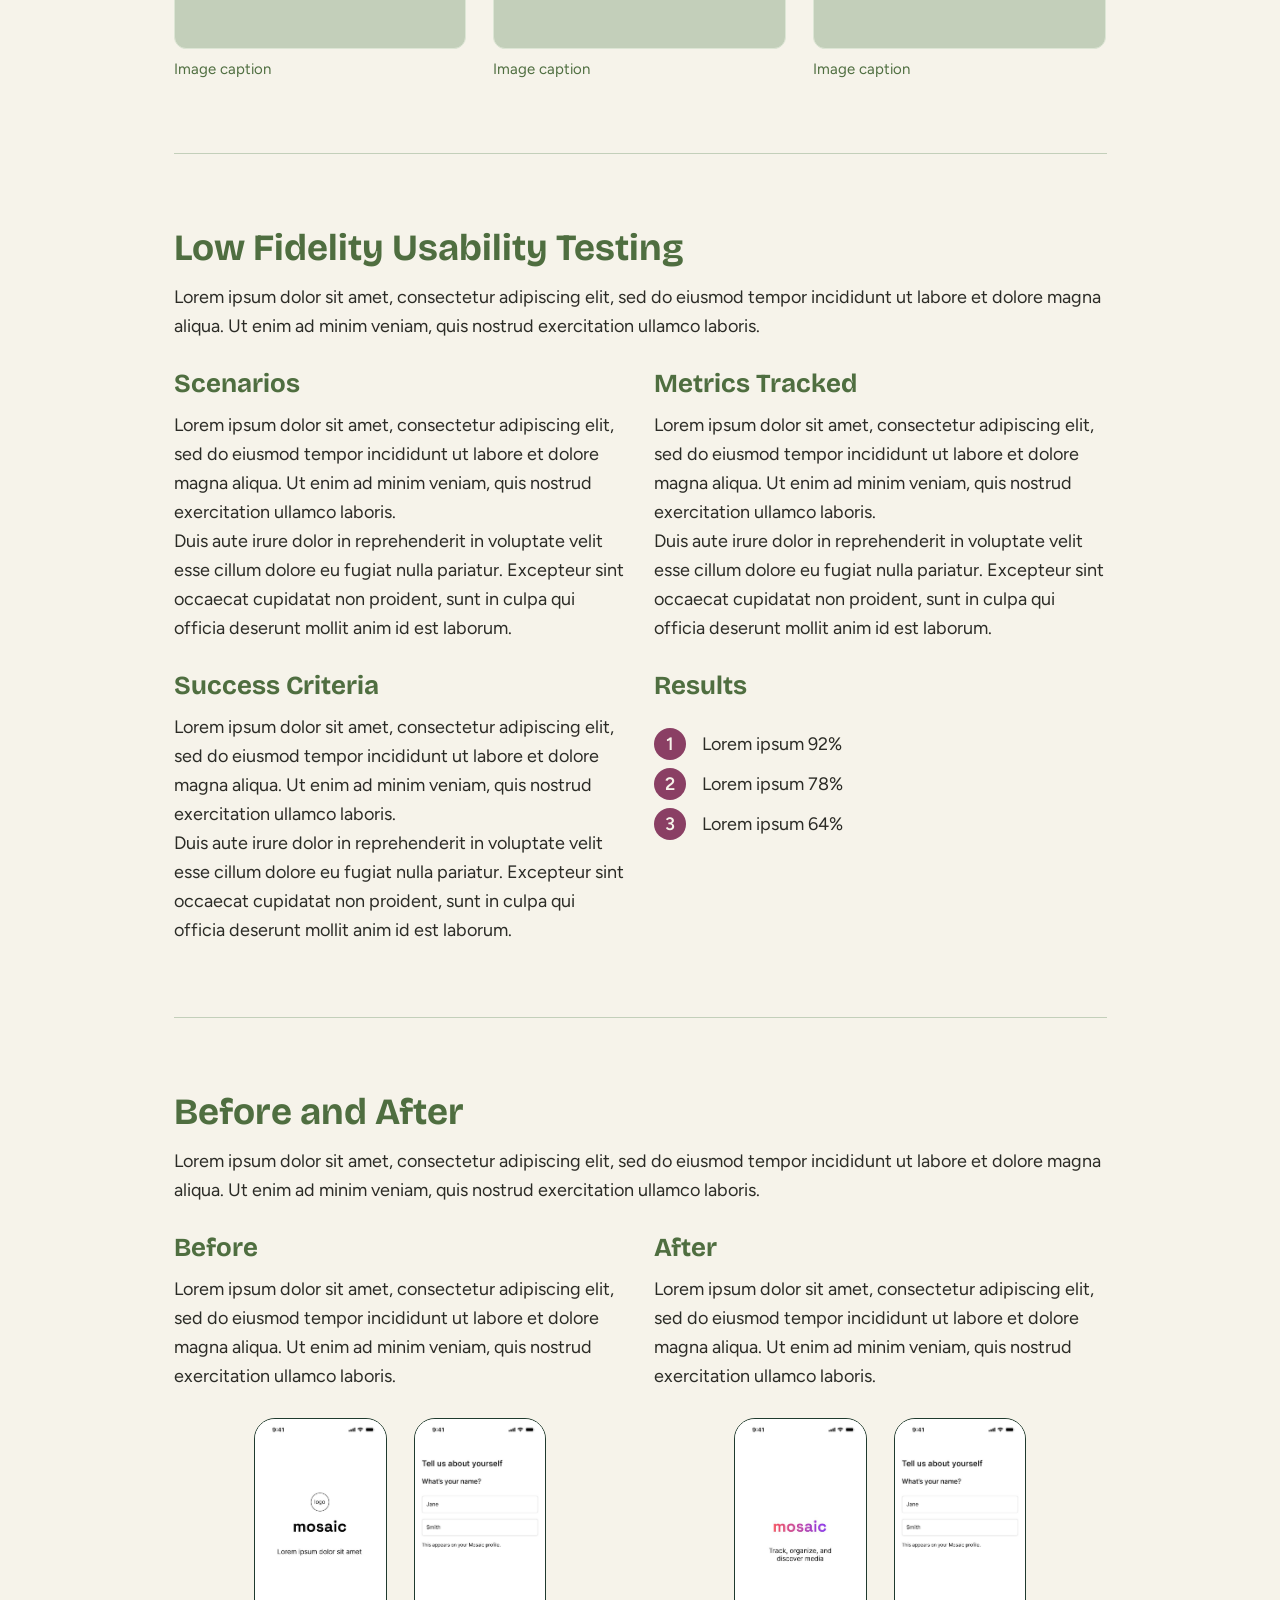
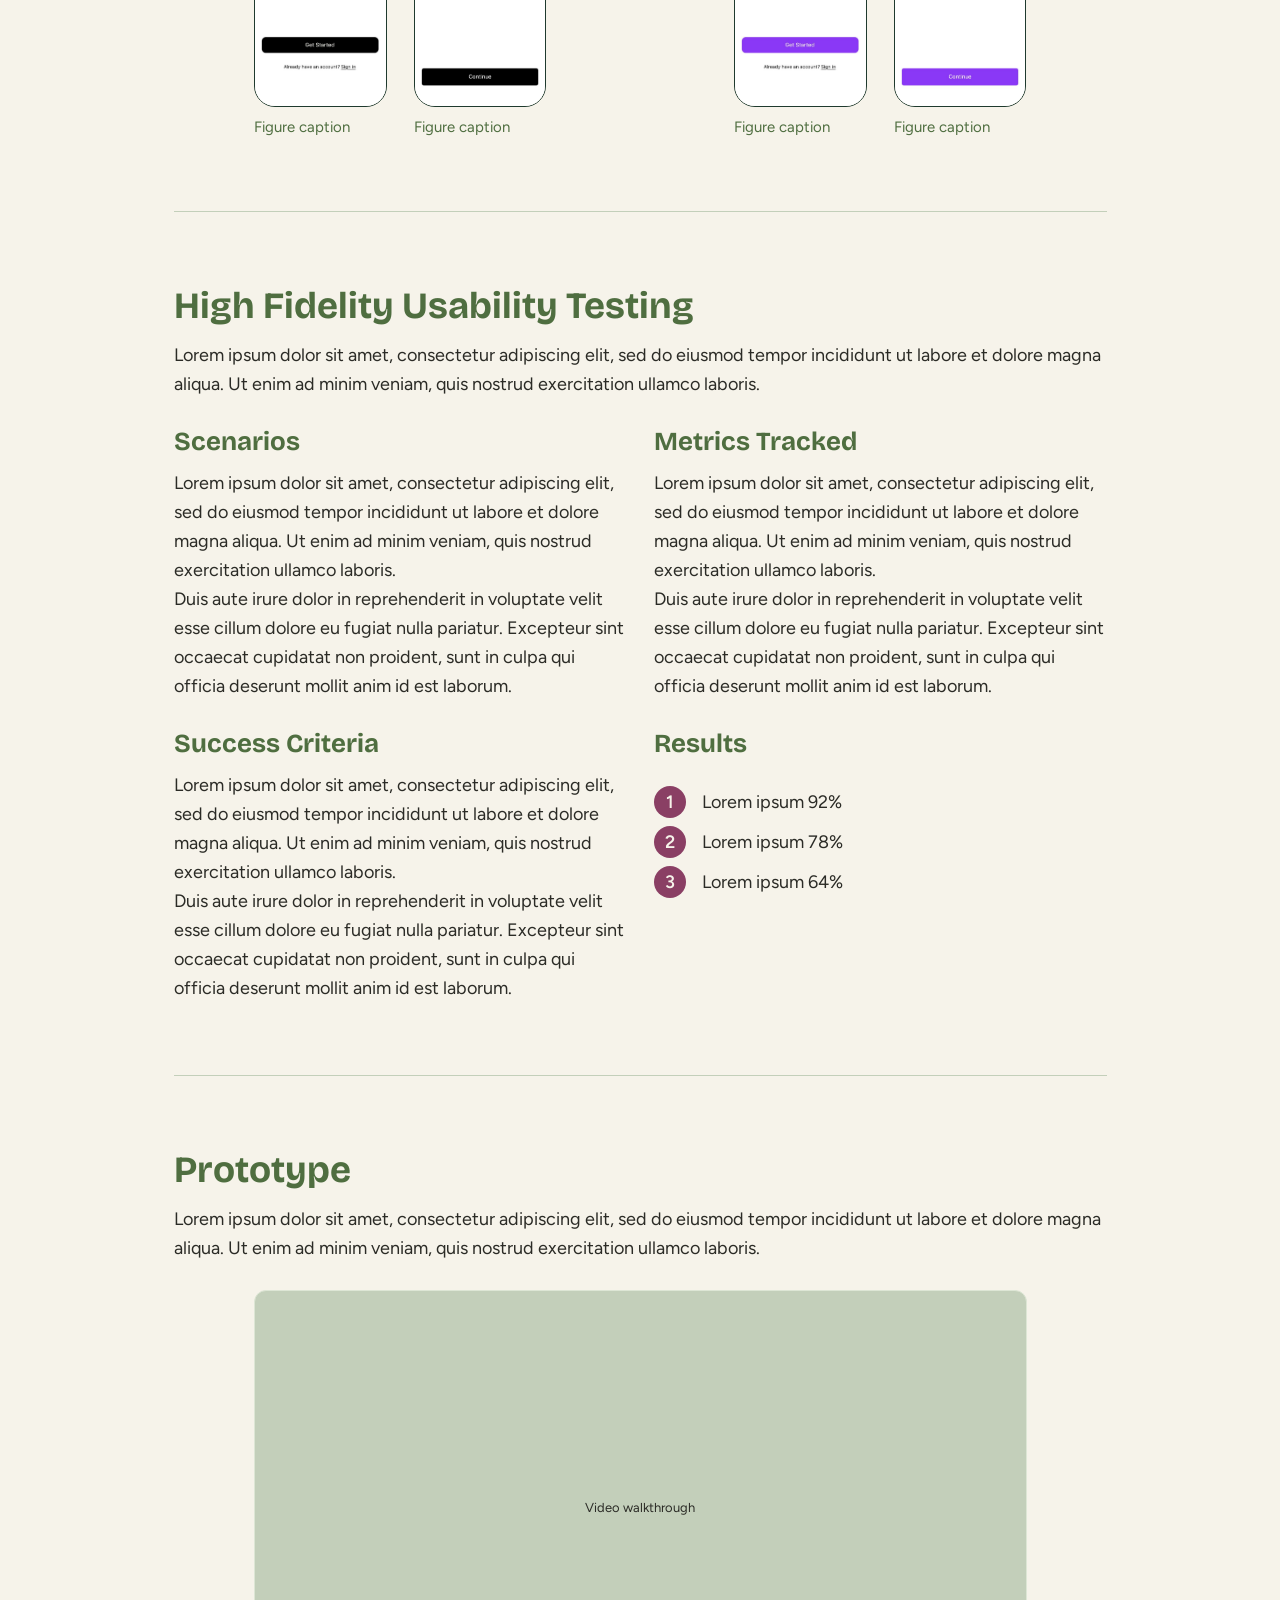
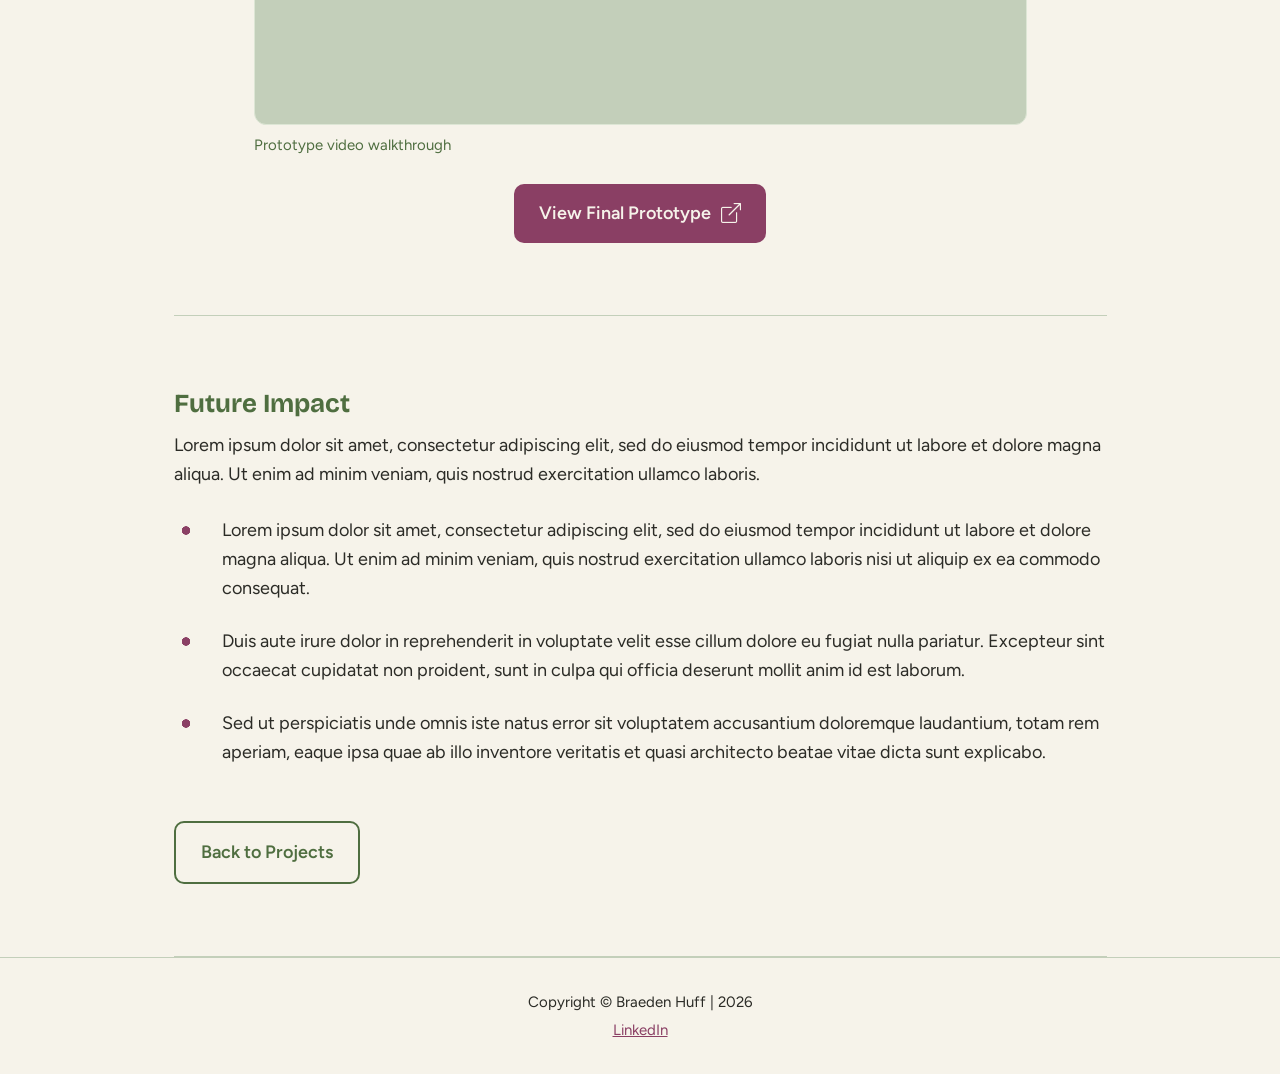
<file: patterns/case-study.html>
<!doctype html>
<html lang="en">
<head>
  <meta charset="utf-8">
  <meta name="viewport" content="width=device-width, initial-scale=1">
  <script>(function(){var t='light';try{if(localStorage.getItem('theme')==='dark')t='dark'}catch(e){}document.documentElement.setAttribute('data-bs-theme',t)})();</script>
  <title>Project Title | Braeden Huff</title>
  <meta name="description" content="Case study page pattern from Braeden Huff's design system: a live build of the Figma layout.">

  <link rel="icon" type="image/x-icon" sizes="16x16 32x32" href="../favicon.ico">
  <link rel="icon" type="image/png" sizes="48x48" href="../images/logo/favicons/48.png">
  <link rel="apple-touch-icon" sizes="180x180" href="../images/logo/favicons/180.png">

  <link href="https://cdn.jsdelivr.net/npm/bootstrap@5.0.2/dist/css/bootstrap.min.css" rel="stylesheet">
  <link href="https://cdn.jsdelivr.net/npm/bootstrap-icons@1.11.3/font/bootstrap-icons.min.css" rel="stylesheet">
  <link rel="preconnect" href="https://fonts.googleapis.com">
  <link rel="preconnect" href="https://fonts.gstatic.com" crossorigin>
  <link href="https://fonts.googleapis.com/css2?family=Bricolage+Grotesque:opsz,wght@12..96,400;12..96,700&family=Figtree:ital,wght@0,400;0,500;0,600;0,700;0,900;1,400&family=IBM+Plex+Mono:wght@400;500&display=swap" rel="stylesheet">
  <link href="../css/styles.css" rel="stylesheet">
  <style>
    /* The pattern's navbar is the plain Figma version: no bottom rule */
    .cs-nav { border-bottom: 0; }

    /* Switch label names the mode it switches to: "Dark Mode" in light, "Light Mode" in dark */
    .label-light-mode,
    [data-bs-theme="dark"] .label-dark-mode { display: none; }
    [data-bs-theme="dark"] .label-light-mode { display: inline; }
  </style>
</head>
<body class="d-flex flex-column min-vh-100">
  <a class="visually-hidden-focusable" href="#main">Skip to main content</a>

  <!-- Pattern banner: only here so the preview links back to the design system -->
  <div class="pattern-banner">
    <div class="container-fluid cs-container pattern-banner-inner">
      <div class="pattern-banner-lead">
        <a class="pattern-back" href="../index.html"><i class="bi bi-arrow-left" aria-hidden="true"></i> Back to the Design System</a>
        <span class="pattern-label">You&rsquo;re viewing the <strong>Page Pattern</strong> preview</span>
      </div>
      <button type="button" class="theme-toggle py-0" role="switch" aria-checked="false" aria-label="Dark mode">
        <span class="label-dark-mode">Dark Mode</span><span class="label-light-mode">Light Mode</span>
        <span class="theme-toggle-track" aria-hidden="true"><span class="theme-toggle-thumb"><i class="bi bi-sun-fill"></i><i class="bi bi-moon-stars-fill"></i></span></span>
      </button>
    </div>
  </div>

  <!-- Navbar (Figma: Navbar, Property 1=Projects Active) -->
  <nav class="navbar navbar-expand-lg sticky-top site-nav cs-nav" aria-label="Main">
    <div class="container-fluid cs-container">
      <a class="brand" href="../index.html">
        <img class="logo-light" src="../images/logo/colorlightmode.svg" alt="" width="76" height="64">
        <img class="logo-dark" src="../images/logo/colordarkmode.svg" alt="" width="76" height="64">
        <span class="brand-text"><span class="brand-name">Braeden Huff</span><span class="brand-tag">UX Design &amp; Research</span></span>
      </a>
      <button class="navbar-toggler" type="button" data-bs-toggle="collapse" data-bs-target="#mainNav" aria-controls="mainNav" aria-expanded="false" aria-label="Toggle navigation">
        <i class="bi bi-list" aria-hidden="true"></i>
      </button>
      <div class="collapse navbar-collapse justify-content-end" id="mainNav">
        <ul class="navbar-nav">
          <li class="nav-item"><a class="nav-link" href="../index.html">Home</a></li>
          <li class="nav-item"><a class="nav-link active" aria-current="page" href="#main">Projects</a></li>
          <li class="nav-item"><a class="nav-link" href="#main">About Me</a></li>
          <li class="nav-item"><a class="nav-link" href="#main">Contact</a></li>
        </ul>
      </div>
    </div>
  </nav>

  <main id="main" class="container-fluid cs-container flex-grow-1">

    <!-- Hero -->
    <section class="cs-section" aria-labelledby="project-title">
      <span class="eyebrow mb-4">Case Study</span>
      <div class="text-block mb-4">
        <h1 id="project-title">Project Title</h1>
        <p>Lorem ipsum dolor sit amet, consectetur adipiscing elit, sed do eiusmod tempor incididunt ut labore et dolore magna aliqua. Ut enim ad minim veniam, quis nostrud exercitation ullamco laboris.</p>
      </div>

      <div class="ds-carousel cs-carousel mb-4">
        <div id="projectCarousel" class="carousel slide" data-bs-interval="false" data-bs-wrap="false" role="region" aria-roledescription="carousel" aria-label="Project mockups">
          <div class="carousel-inner" id="projectSlides">
            <div class="carousel-item active" role="group" aria-roledescription="slide" aria-label="1 of 3">
              <img src="../images/figma/carousel-mosaic.jpg" width="2400" height="1600" alt="Three phones showing the Mosaic app on a pink background: a home feed, the onboarding screen and a sci-fi shelf">
            </div>
            <div class="carousel-item" role="group" aria-roledescription="slide" aria-label="2 of 3">
              <img src="../images/carousel/mosaic-hand-pink.jpg" width="1800" height="1200" alt="A hand holding a phone against a pink background, showing the Mosaic welcome screen" loading="lazy">
            </div>
            <div class="carousel-item" role="group" aria-roledescription="slide" aria-label="3 of 3">
              <img src="../images/carousel/mosaic-hand-gradient.jpg" width="1200" height="800" alt="The Mosaic welcome screen on a hand-held phone, against a pink-to-peach gradient" loading="lazy">
            </div>
          </div>
        </div>
        <div class="arrow-group">
          <button class="arrow-btn" type="button" data-bs-target="#projectCarousel" data-bs-slide="prev" aria-controls="projectSlides">
            <i class="bi bi-chevron-left" aria-hidden="true"></i><span class="visually-hidden">Previous slide</span>
          </button>
          <button class="arrow-btn" type="button" data-bs-target="#projectCarousel" data-bs-slide="next" aria-controls="projectSlides">
            <i class="bi bi-chevron-right" aria-hidden="true"></i><span class="visually-hidden">Next slide</span>
          </button>
        </div>
        <p class="carousel-status visually-hidden" aria-live="polite" aria-atomic="true"></p>
      </div>

      <div class="row g-4 mb-4">
        <div class="col-md-4 text-block">
          <h2 class="h4">Problem</h2>
          <p>Lorem ipsum dolor sit amet, consectetur adipiscing elit, sed do eiusmod tempor incididunt ut labore et dolore magna aliqua. Ut enim ad minim veniam, quis nostrud exercitation ullamco laboris.</p>
        </div>
        <div class="col-md-4 text-block">
          <h2 class="h4">Solution</h2>
          <p>Lorem ipsum dolor sit amet, consectetur adipiscing elit, sed do eiusmod tempor incididunt ut labore et dolore magna aliqua. Ut enim ad minim veniam, quis nostrud exercitation ullamco laboris.</p>
        </div>
        <div class="col-md-4 text-block">
          <h2 class="h4">Outcome</h2>
          <p>Lorem ipsum dolor sit amet, consectetur adipiscing elit, sed do eiusmod tempor incididunt ut labore et dolore magna aliqua. Ut enim ad minim veniam, quis nostrud exercitation ullamco laboris.</p>
        </div>
      </div>

      <div class="row g-4">
        <div class="col-md-4">
          <h3 class="cs-meta-title" style="font-family:var(--font-body);font-size:var(--fs-body);line-height:29px">Timeframe</h3>
          <ul class="ds-list ds-list-bullet tight"><li>Lorem ipsum</li><li>Dolor sit amet</li><li>Elit sed do</li></ul>
        </div>
        <div class="col-md-4">
          <h3 class="cs-meta-title" style="font-family:var(--font-body);font-size:var(--fs-body);line-height:29px">My Role</h3>
          <ul class="ds-list ds-list-bullet tight"><li>Lorem ipsum</li><li>Dolor sit amet</li><li>Elit sed do</li></ul>
        </div>
        <div class="col-md-4">
          <h3 class="cs-meta-title" style="font-family:var(--font-body);font-size:var(--fs-body);line-height:29px">Tools</h3>
          <ul class="ds-list ds-list-bullet tight"><li>Lorem ipsum</li><li>Dolor sit amet</li><li>Elit sed do</li></ul>
        </div>
      </div>
    </section>

    <!-- Challenge and Goals -->
    <section class="cs-section" aria-label="Challenge and goals">
      <div class="row g-4">
        <div class="col-md-6 text-block">
          <h2 class="h4">Challenge</h2>
          <p>Lorem ipsum dolor sit amet, consectetur adipiscing elit, sed do eiusmod tempor incididunt ut labore et dolore magna aliqua. Ut enim ad minim veniam, quis nostrud exercitation ullamco laboris.</p>
        </div>
        <div class="col-md-6">
          <div class="text-block mb-4">
            <h2 class="h4">Goals</h2>
            <p>Lorem ipsum dolor sit amet, consectetur adipiscing elit, sed do eiusmod tempor incididunt ut labore et dolore magna aliqua. Ut enim ad minim veniam, quis nostrud exercitation ullamco laboris.</p>
          </div>
          <ul class="ds-list ds-list-bullet"><li>Lorem ipsum dolor sit amet</li><li>Consectetur adipiscing elit</li><li>Sed do eiusmod tempor</li></ul>
        </div>
      </div>
    </section>

    <!-- Process and Methods -->
    <section class="cs-section" aria-label="Process and methods">
      <div class="row g-4">
        <div class="col-md-6">
          <div class="text-block mb-4">
            <h2 class="h4">Process</h2>
            <p>Lorem ipsum dolor sit amet, consectetur adipiscing elit, sed do eiusmod tempor incididunt ut labore et dolore magna aliqua. Ut enim ad minim veniam, quis nostrud exercitation ullamco laboris.</p>
          </div>
          <ol class="ds-list ds-list-numbered"><li>Empathize</li><li>Define</li><li>Ideate</li><li>Prototype</li><li>Test</li></ol>
        </div>
        <div class="col-md-6">
          <div class="text-block mb-4">
            <h2 class="h4">Methods</h2>
            <p>Lorem ipsum dolor sit amet, consectetur adipiscing elit, sed do eiusmod tempor incididunt ut labore et dolore magna aliqua. Ut enim ad minim veniam, quis nostrud exercitation ullamco laboris.</p>
          </div>
          <ol class="ds-list ds-list-numbered"><li>Lorem ipsum dolor sit amet</li><li>Consectetur adipiscing elit</li><li>Sed do eiusmod tempor</li><li>Ut labore et dolore magna</li></ol>
        </div>
      </div>
    </section>

    <!-- Research -->
    <section class="cs-section" aria-labelledby="research-title">
      <div class="text-block mb-4">
        <h2 id="research-title">Research</h2>
        <p>Lorem ipsum dolor sit amet, consectetur adipiscing elit, sed do eiusmod tempor incididunt ut labore et dolore magna aliqua. Ut enim ad minim veniam, quis nostrud exercitation ullamco laboris.</p>
      </div>
      <div class="row g-4 mb-4">
        <div class="col-md-6 col-lg-5 text-block">
          <h3>Preliminary Research 1</h3>
          <p>Lorem ipsum dolor sit amet, consectetur adipiscing elit, sed do eiusmod tempor incididunt ut labore et dolore magna aliqua. Ut enim ad minim veniam, quis nostrud exercitation ullamco laboris.</p>
        </div>
        <div class="col-md-6 col-lg-7">
          <figure class="ds-figure"><div class="ds-figure-placeholder" role="img" aria-label="Image placeholder">Image</div><figcaption>Image caption</figcaption></figure>
        </div>
      </div>
      <div class="row g-4 mb-4">
        <div class="col-md-6 col-lg-7 order-2 order-md-1">
          <figure class="ds-figure"><div class="ds-figure-placeholder" role="img" aria-label="Image placeholder">Image</div><figcaption>Image caption</figcaption></figure>
        </div>
        <div class="col-md-6 col-lg-5 text-block order-1 order-md-2">
          <h3>Preliminary Research 2</h3>
          <p>Lorem ipsum dolor sit amet, consectetur adipiscing elit, sed do eiusmod tempor incididunt ut labore et dolore magna aliqua. Ut enim ad minim veniam, quis nostrud exercitation ullamco laboris.</p>
        </div>
      </div>
      <div class="text-block mb-4">
        <h3>Literature Review</h3>
        <p>Lorem ipsum dolor sit amet, consectetur adipiscing elit, sed do eiusmod tempor incididunt ut labore et dolore magna aliqua. Ut enim ad minim veniam, quis nostrud exercitation ullamco laboris.</p>
      </div>
      <div class="row g-4">
        <div class="col-md-6">
          <blockquote class="ds-blockquote"><p>Lorem ipsum dolor sit amet, consectetur adipiscing elit, sed do eiusmod tempor incididunt ut labore et dolore magna aliqua. Ut enim ad minim veniam, quis nostrud exercitation ullamco laboris.</p><footer>Lorem Ipsum, 2026</footer></blockquote>
        </div>
        <div class="col-md-6">
          <blockquote class="ds-blockquote"><p>Lorem ipsum dolor sit amet, consectetur adipiscing elit, sed do eiusmod tempor incididunt ut labore et dolore magna aliqua. Ut enim ad minim veniam, quis nostrud exercitation ullamco laboris.</p><footer>Lorem Ipsum, 2026</footer></blockquote>
        </div>
      </div>
    </section>

    <!-- Interviews -->
    <section class="cs-section" aria-labelledby="interviews-title">
      <div class="text-block mb-4">
        <h2 id="interviews-title">Interviews</h2>
        <p>Lorem ipsum dolor sit amet, consectetur adipiscing elit, sed do eiusmod tempor incididunt ut labore et dolore magna aliqua. Ut enim ad minim veniam, quis nostrud exercitation ullamco laboris.</p>
      </div>
      <div class="row g-4">
        <div class="col-md-6">
          <div class="text-block mb-4">
            <h3 class="h4">Key Questions</h3>
            <p>Lorem ipsum dolor sit amet, consectetur adipiscing elit, sed do eiusmod tempor incididunt ut labore et dolore magna aliqua. Ut enim ad minim veniam, quis nostrud exercitation ullamco laboris.</p>
          </div>
          <ul class="ds-list ds-list-bullet"><li>Lorem ipsum dolor sit amet</li><li>Consectetur adipiscing elit</li><li>Sed do eiusmod tempor</li></ul>
        </div>
        <div class="col-md-6">
          <div class="text-block mb-4">
            <h3 class="h4">Findings</h3>
            <p>Lorem ipsum dolor sit amet, consectetur adipiscing elit, sed do eiusmod tempor incididunt ut labore et dolore magna aliqua. Ut enim ad minim veniam, quis nostrud exercitation ullamco laboris.</p>
          </div>
          <ul class="ds-list ds-list-bullet"><li>Lorem ipsum dolor sit amet</li><li>Consectetur adipiscing elit</li><li>Sed do eiusmod tempor</li></ul>
        </div>
      </div>
    </section>

    <!-- Low-Fidelity Prototype -->
    <section class="cs-section" aria-labelledby="lofi-title">
      <div class="text-block mb-4">
        <h2 id="lofi-title">Low-Fidelity Prototype</h2>
        <p>Lorem ipsum dolor sit amet, consectetur adipiscing elit, sed do eiusmod tempor incididunt ut labore et dolore magna aliqua. Ut enim ad minim veniam, quis nostrud exercitation ullamco laboris.</p>
      </div>
      <div class="row g-4">
        <div class="col-md-4"><figure class="ds-figure"><div class="ds-figure-placeholder" role="img" aria-label="Image placeholder">Image</div><figcaption>Image caption</figcaption></figure></div>
        <div class="col-md-4"><figure class="ds-figure"><div class="ds-figure-placeholder" role="img" aria-label="Image placeholder">Image</div><figcaption>Image caption</figcaption></figure></div>
        <div class="col-md-4"><figure class="ds-figure"><div class="ds-figure-placeholder" role="img" aria-label="Image placeholder">Image</div><figcaption>Image caption</figcaption></figure></div>
      </div>
    </section>

    <!-- Low Fidelity Usability Testing -->
    <section class="cs-section" aria-labelledby="lofi-testing-title">
      <div class="text-block mb-4">
        <h2 id="lofi-testing-title">Low Fidelity Usability Testing</h2>
        <p>Lorem ipsum dolor sit amet, consectetur adipiscing elit, sed do eiusmod tempor incididunt ut labore et dolore magna aliqua. Ut enim ad minim veniam, quis nostrud exercitation ullamco laboris.</p>
      </div>
      <div class="row g-4">
        <div class="col-lg-6 text-block">
          <h3 class="h4">Scenarios</h3>
          <p>Lorem ipsum dolor sit amet, consectetur adipiscing elit, sed do eiusmod tempor incididunt ut labore et dolore magna aliqua. Ut enim ad minim veniam, quis nostrud exercitation ullamco laboris.</p>
          <p>Duis aute irure dolor in reprehenderit in voluptate velit esse cillum dolore eu fugiat nulla pariatur. Excepteur sint occaecat cupidatat non proident, sunt in culpa qui officia deserunt mollit anim id est laborum.</p>
        </div>
        <div class="col-lg-6 text-block">
          <h3 class="h4">Metrics Tracked</h3>
          <p>Lorem ipsum dolor sit amet, consectetur adipiscing elit, sed do eiusmod tempor incididunt ut labore et dolore magna aliqua. Ut enim ad minim veniam, quis nostrud exercitation ullamco laboris.</p>
          <p>Duis aute irure dolor in reprehenderit in voluptate velit esse cillum dolore eu fugiat nulla pariatur. Excepteur sint occaecat cupidatat non proident, sunt in culpa qui officia deserunt mollit anim id est laborum.</p>
        </div>
        <div class="col-lg-6 text-block">
          <h3 class="h4">Success Criteria</h3>
          <p>Lorem ipsum dolor sit amet, consectetur adipiscing elit, sed do eiusmod tempor incididunt ut labore et dolore magna aliqua. Ut enim ad minim veniam, quis nostrud exercitation ullamco laboris.</p>
          <p>Duis aute irure dolor in reprehenderit in voluptate velit esse cillum dolore eu fugiat nulla pariatur. Excepteur sint occaecat cupidatat non proident, sunt in culpa qui officia deserunt mollit anim id est laborum.</p>
        </div>
        <div class="col-lg-6">
          <h3 class="h4 mb-4">Results</h3>
          <ol class="ds-list ds-list-numbered tight"><li>Lorem ipsum 92%</li><li>Lorem ipsum 78%</li><li>Lorem ipsum 64%</li></ol>
        </div>
      </div>
    </section>

    <!-- Before and After -->
    <section class="cs-section" aria-labelledby="before-after-title">
      <div class="text-block mb-4">
        <h2 id="before-after-title">Before and After</h2>
        <p>Lorem ipsum dolor sit amet, consectetur adipiscing elit, sed do eiusmod tempor incididunt ut labore et dolore magna aliqua. Ut enim ad minim veniam, quis nostrud exercitation ullamco laboris.</p>
      </div>
      <div class="row g-4">
        <div class="col-md-6">
          <div class="text-block mb-4">
            <h3 class="h4">Before</h3>
            <p>Lorem ipsum dolor sit amet, consectetur adipiscing elit, sed do eiusmod tempor incididunt ut labore et dolore magna aliqua. Ut enim ad minim veniam, quis nostrud exercitation ullamco laboris.</p>
          </div>
          <div class="row g-4 justify-content-center">
            <div class="col-6 col-xl-4"><figure class="ds-figure ds-figure-phone"><img src="../images/figma/lofi-login.jpg" width="603" height="1311" alt="Low-fidelity welcome screen with a placeholder logo, black Get Started button and sign-in link" loading="lazy"><figcaption>Figure caption</figcaption></figure></div>
            <div class="col-6 col-xl-4"><figure class="ds-figure ds-figure-phone"><img src="../images/figma/lofi-name.jpg" width="603" height="1311" alt="Low-fidelity screen asking “What's your name?” with first and last name fields" loading="lazy"><figcaption>Figure caption</figcaption></figure></div>
          </div>
        </div>
        <div class="col-md-6">
          <div class="text-block mb-4">
            <h3 class="h4">After</h3>
            <p>Lorem ipsum dolor sit amet, consectetur adipiscing elit, sed do eiusmod tempor incididunt ut labore et dolore magna aliqua. Ut enim ad minim veniam, quis nostrud exercitation ullamco laboris.</p>
          </div>
          <div class="row g-4 justify-content-center">
            <div class="col-6 col-xl-4"><figure class="ds-figure ds-figure-phone"><img src="../images/figma/hifi-login.jpg" width="603" height="1311" alt="High-fidelity welcome screen with the pink-to-purple Mosaic wordmark and a purple Get Started button" loading="lazy"><figcaption>Figure caption</figcaption></figure></div>
            <div class="col-6 col-xl-4"><figure class="ds-figure ds-figure-phone"><img src="../images/figma/hifi-name.jpg" width="603" height="1311" alt="High-fidelity name screen with a purple Continue button" loading="lazy"><figcaption>Figure caption</figcaption></figure></div>
          </div>
        </div>
      </div>
    </section>

    <!-- High Fidelity Usability Testing -->
    <section class="cs-section" aria-labelledby="hifi-testing-title">
      <div class="text-block mb-4">
        <h2 id="hifi-testing-title">High Fidelity Usability Testing</h2>
        <p>Lorem ipsum dolor sit amet, consectetur adipiscing elit, sed do eiusmod tempor incididunt ut labore et dolore magna aliqua. Ut enim ad minim veniam, quis nostrud exercitation ullamco laboris.</p>
      </div>
      <div class="row g-4">
        <div class="col-lg-6 text-block">
          <h3 class="h4">Scenarios</h3>
          <p>Lorem ipsum dolor sit amet, consectetur adipiscing elit, sed do eiusmod tempor incididunt ut labore et dolore magna aliqua. Ut enim ad minim veniam, quis nostrud exercitation ullamco laboris.</p>
          <p>Duis aute irure dolor in reprehenderit in voluptate velit esse cillum dolore eu fugiat nulla pariatur. Excepteur sint occaecat cupidatat non proident, sunt in culpa qui officia deserunt mollit anim id est laborum.</p>
        </div>
        <div class="col-lg-6 text-block">
          <h3 class="h4">Metrics Tracked</h3>
          <p>Lorem ipsum dolor sit amet, consectetur adipiscing elit, sed do eiusmod tempor incididunt ut labore et dolore magna aliqua. Ut enim ad minim veniam, quis nostrud exercitation ullamco laboris.</p>
          <p>Duis aute irure dolor in reprehenderit in voluptate velit esse cillum dolore eu fugiat nulla pariatur. Excepteur sint occaecat cupidatat non proident, sunt in culpa qui officia deserunt mollit anim id est laborum.</p>
        </div>
        <div class="col-lg-6 text-block">
          <h3 class="h4">Success Criteria</h3>
          <p>Lorem ipsum dolor sit amet, consectetur adipiscing elit, sed do eiusmod tempor incididunt ut labore et dolore magna aliqua. Ut enim ad minim veniam, quis nostrud exercitation ullamco laboris.</p>
          <p>Duis aute irure dolor in reprehenderit in voluptate velit esse cillum dolore eu fugiat nulla pariatur. Excepteur sint occaecat cupidatat non proident, sunt in culpa qui officia deserunt mollit anim id est laborum.</p>
        </div>
        <div class="col-lg-6">
          <h3 class="h4 mb-4">Results</h3>
          <ol class="ds-list ds-list-numbered tight"><li>Lorem ipsum 92%</li><li>Lorem ipsum 78%</li><li>Lorem ipsum 64%</li></ol>
        </div>
      </div>
    </section>

    <!-- Prototype -->
    <section class="cs-section" aria-labelledby="prototype-title">
      <div class="text-block mb-4">
        <h2 id="prototype-title">Prototype</h2>
        <p>Lorem ipsum dolor sit amet, consectetur adipiscing elit, sed do eiusmod tempor incididunt ut labore et dolore magna aliqua. Ut enim ad minim veniam, quis nostrud exercitation ullamco laboris.</p>
      </div>
      <div class="row justify-content-center">
        <div class="col-lg-10">
          <figure class="ds-figure mb-4"><div class="ds-figure-placeholder ratio-video" role="img" aria-label="Video walkthrough placeholder">Video walkthrough</div><figcaption>Prototype video walkthrough</figcaption></figure>
        </div>
      </div>
      <div class="text-center">
        <button type="button" class="btn-ds btn-ds-primary">View Final Prototype <i class="bi bi-box-arrow-up-right" aria-hidden="true"></i></button>
      </div>
    </section>

    <!-- Future Impact -->
    <section class="cs-section" aria-labelledby="impact-title">
      <div class="text-block mb-4">
        <h2 id="impact-title" class="h4">Future Impact</h2>
        <p>Lorem ipsum dolor sit amet, consectetur adipiscing elit, sed do eiusmod tempor incididunt ut labore et dolore magna aliqua. Ut enim ad minim veniam, quis nostrud exercitation ullamco laboris.</p>
      </div>
      <ul class="ds-list ds-list-bullet mb-5">
        <li>Lorem ipsum dolor sit amet, consectetur adipiscing elit, sed do eiusmod tempor incididunt ut labore et dolore magna aliqua. Ut enim ad minim veniam, quis nostrud exercitation ullamco laboris nisi ut aliquip ex ea commodo consequat.</li>
        <li>Duis aute irure dolor in reprehenderit in voluptate velit esse cillum dolore eu fugiat nulla pariatur. Excepteur sint occaecat cupidatat non proident, sunt in culpa qui officia deserunt mollit anim id est laborum.</li>
        <li>Sed ut perspiciatis unde omnis iste natus error sit voluptatem accusantium doloremque laudantium, totam rem aperiam, eaque ipsa quae ab illo inventore veritatis et quasi architecto beatae vitae dicta sunt explicabo.</li>
      </ul>
      <button type="button" class="btn-ds btn-ds-secondary">Back to Projects</button>
    </section>
  </main>

  <footer class="footer">
    <div class="container-fluid cs-container">
      <p>Copyright &copy; Braeden Huff | 2026</p>
      <p><a href="https://www.linkedin.com/in/braeden-huff" target="_blank" rel="noopener noreferrer">LinkedIn<span class="visually-hidden"> (opens in a new tab)</span></a></p>
    </div>
  </footer>

  <script src="https://cdn.jsdelivr.net/npm/bootstrap@5.0.2/dist/js/bootstrap.bundle.min.js"></script>
  <script src="../js/theme.js"></script>
  <script src="../js/carousel.js"></script>
</body>
</html>
</file>
<file: css/styles.css>
/* ==========================================================
   Braeden Huff — Design System
   Custom styles layered on top of Bootstrap 5.0
   Every value here comes from DESIGN.md / the Figma file
   (BraedenHuff_DesignSystem → Foundations and Components).
   ========================================================== */

/* ---------- 1. Primitives ---------- */
:root {
  /* Light Mode primitives */
  --deep-forest: #1F3A2E;
  --moss: #4F6E40;
  --charcoal-bark: #2B2B26;
  --berry: #8A3F64;
  --berry-dark: #6F3150;
  --sage-mist: #DDE6D5;
  --warm-linen: #F6F3EA;
  --sage-border: #C3CFBA;
  --disabled-light: #CCCCCC;

  /* Dark Mode primitives */
  --pale-lichen: #DCE8D2;
  --fern: #9CC08A;
  --birch: #E4E1D8;
  --wild-rose: #E39BBE;
  --blossom: #F2BCD6;
  --shadow-moss: #24302A;
  --moss-border: #3A4A41;
  --disabled-dark: #2F3630;
  --forest-night: #131813;
}

/* ---------- 2. Semantic tokens (Light Mode) ----------
   Names follow the Figma "Tokens" collection: Color/<Group>/<Name> */
:root {
  --color-bg-page: var(--warm-linen);
  --color-bg-section: var(--sage-mist);
  --color-bg-border: var(--sage-border);

  --color-text-heading: var(--deep-forest);
  --color-text-subheading: var(--moss);
  --color-text-body: var(--charcoal-bark);
  --color-text-link: var(--berry);
  --color-text-link-hover: var(--berry-dark);
  --color-text-accent: var(--berry);
  --color-text-button: var(--warm-linen);

  --color-btn-primary-bg: var(--berry);
  --color-btn-primary-hover-bg: var(--berry-dark);
  --color-btn-secondary-bg: var(--warm-linen);
  --color-btn-secondary-border: var(--moss);
  --color-btn-secondary-hover-bg: var(--moss);
  --color-btn-disabled-bg: var(--disabled-light);

  --color-nav-default: var(--charcoal-bark);
  --color-nav-active: var(--deep-forest);

  --color-logo-heading: var(--deep-forest);
  --color-logo-tagline: var(--moss);

  /* Typography (DESIGN.md → Typography Tokens). 1rem = 18px */
  --font-heading: "Bricolage Grotesque", system-ui, sans-serif;
  --font-body: "Figtree", system-ui, sans-serif;
  --font-mono: "IBM Plex Mono", ui-monospace, monospace;

  --fs-h1: 2.5rem;        /* 45px / 54px */
  --fs-h2: 2.0556rem;     /* 37px / 45px */
  --fs-h3: 1.7222rem;     /* 31px / 37px */
  --fs-h4: 1.4444rem;     /* 26px / 31px */
  --fs-body: 1rem;        /* 18px / 29px */
  --fs-small: 0.8333rem;  /* 15px / 24px */
  --fs-eyebrow: 0.7778rem;/* 14px / 20px */

  --focus-ring: 0 0 0 3px var(--color-bg-page), 0 0 0 6px var(--color-text-link);
  color-scheme: light;
}

/* ---------- 3. Semantic tokens (Dark Mode) ----------
   Bootstrap 5.0 has no colour modes, so js/theme.js sets
   <html data-bs-theme="dark"> and these overrides re-map the tokens. */
[data-bs-theme="dark"] {
  --color-bg-page: var(--forest-night);
  --color-bg-section: var(--shadow-moss);
  --color-bg-border: var(--moss-border);

  --color-text-heading: var(--pale-lichen);
  --color-text-subheading: var(--fern);
  --color-text-body: var(--birch);
  --color-text-link: var(--wild-rose);
  --color-text-link-hover: var(--blossom);
  --color-text-accent: var(--wild-rose);
  /* Accessibility adjustment: Warm Linen on Wild Rose is only ~2:1, so dark-mode
     button text uses Forest Night (~8:1) instead. */
  --color-text-button: var(--forest-night);

  --color-btn-primary-bg: var(--wild-rose);
  --color-btn-primary-hover-bg: var(--blossom);
  --color-btn-secondary-bg: var(--forest-night);
  /* The Figma token maps this to Forest Night (invisible on the page), so the
     border uses Fern, the dark-mode partner of the light-mode Moss border. */
  --color-btn-secondary-border: var(--fern);
  --color-btn-secondary-hover-bg: var(--fern);
  --color-btn-disabled-bg: var(--disabled-dark);

  --color-nav-default: var(--birch);
  --color-nav-active: var(--pale-lichen);

  --color-logo-heading: var(--pale-lichen);
  --color-logo-tagline: var(--fern);
  color-scheme: dark;
}

/* ---------- 4. Base typography ---------- */
html {
  font-size: 18px;
  scroll-padding-top: 120px;
}

body {
  background-color: var(--color-bg-page);
  color: var(--color-text-body);
  font-family: var(--font-body);
  font-size: var(--fs-body);
  line-height: 29px;
  transition: background-color 0.3s ease, color 0.3s ease;
}

h1, h2, h3, h4, .h1, .h2, .h3, .h4 {
  font-family: var(--font-heading);
  font-weight: 700;
  letter-spacing: 0;
}

h1, .h1 { font-size: var(--fs-h1); line-height: 54px; color: var(--color-text-heading); }
h2, .h2 { font-size: var(--fs-h2); line-height: 45px; color: var(--color-text-subheading); }
h3, .h3 { font-size: var(--fs-h3); line-height: 37px; color: var(--color-text-subheading); }
h4, .h4 { font-size: var(--fs-h4); line-height: 31px; color: var(--color-text-subheading); }

p { margin-bottom: 0.75rem; }

/* width/height attributes reserve space while loading; CSS sets the real size */
img { max-width: 100%; height: auto; }

small, .small, .text-small { font-size: var(--fs-small); line-height: 24px; }

strong, b, .text-emphasis { font-weight: 700; }

.eyebrow {
  display: block;
  font-family: var(--font-body);
  font-size: var(--fs-eyebrow);
  line-height: 20px;
  font-weight: 600;
  color: var(--color-text-accent);
  margin-bottom: 0.25rem;
}

a { color: var(--color-text-link); }
a:hover { color: var(--color-text-link-hover); }

a:focus-visible,
button:focus-visible,
.btn:focus-visible,
[tabindex]:focus-visible {
  outline: none;
  box-shadow: var(--focus-ring);
  border-radius: 6px;
}

code, .mono { font-family: var(--font-mono); }
code { color: var(--color-text-accent); font-size: 0.85em; }

::selection { background: var(--color-text-link); color: var(--color-bg-page); }

/* ---------- 5. Navbar (component) ---------- */
.site-nav {
  background-color: var(--color-bg-page);
  min-height: 100px;
  padding-top: 20px;
  padding-bottom: 20px;
  border-bottom: 1px solid var(--color-bg-border);
  transition: background-color 0.3s ease;
}

.brand {
  display: flex;
  align-items: center;
  gap: 14px;
  padding: 0 10px;
  margin-right: 0;
  text-decoration: none;
}

.brand img { height: 64px; width: auto; display: block; }

.brand-text { display: flex; flex-direction: column; gap: 6px; }

.brand-name {
  font-family: var(--font-heading);
  font-weight: 700;
  font-size: 22px;
  line-height: 22px;
  color: var(--color-logo-heading);
}

.brand-tag {
  font-family: var(--font-heading);
  font-weight: 400;
  font-size: 14px;
  line-height: 16px;
  color: var(--color-logo-tagline);
}

/* Light logo in light mode, dark logo in dark mode */
.logo-dark,
[data-bs-theme="dark"] .logo-light { display: none !important; }
[data-bs-theme="dark"] .logo-dark { display: block !important; }

.site-nav .nav-link {
  font-family: var(--font-body);
  font-size: 18px;
  line-height: 27px;
  font-weight: 500;
  color: var(--color-nav-default);
  padding: 8.5px 0;
}

/* Dropdown toggles are <button>s; strip the default button chrome */
.site-nav button.nav-link { background: none; border: 0; text-align: left; }

.site-nav .nav-link:hover,
.site-nav .nav-link:focus-visible,
.site-nav .nav-link.show { color: var(--color-text-link); }

.site-nav .nav-link.active,
.site-nav .nav-link[aria-current="page"] {
  font-weight: 900;
  color: var(--color-nav-active);
}

@media (min-width: 992px) {
  .site-nav .navbar-nav { gap: 45px; padding: 0 20px; }
}

/* Hamburger: 65 × 54, 1px Sage Border, matches Figma "Property 1=Hamburger" */
.site-nav .navbar-toggler {
  width: 65px;
  height: 54px;
  padding: 0;
  border: 1px solid var(--color-bg-border);
  border-radius: 8px;
  color: var(--color-nav-default);
  font-size: 2rem;
  line-height: 1;
}

.site-nav .navbar-toggler:focus { box-shadow: none; }
.site-nav .navbar-toggler:focus-visible { box-shadow: var(--focus-ring); }

/* Dropdowns (documentation site navigation) */
.site-nav .dropdown-menu {
  background-color: var(--color-bg-page);
  border: 1px solid var(--color-bg-border);
  border-radius: 10px;
  padding: 0.5rem;
  min-width: 13rem;
}

.site-nav .dropdown-item {
  color: var(--color-nav-default);
  font-weight: 500;
  border-radius: 6px;
  padding: 0.4rem 0.75rem;
}

.site-nav .dropdown-item:hover,
.site-nav .dropdown-item:focus {
  background-color: var(--color-bg-section);
  color: var(--color-text-link);
}

.site-nav .dropdown-item.active,
.site-nav .dropdown-item[aria-current="page"] {
  background-color: var(--color-bg-section);
  color: var(--color-nav-active);
  font-weight: 900;
}

/* Mobile: Figma "Property 1=Hamburger" shows the logo mark alone beside the menu
   button. The name and tag are visually hidden, not removed, so the logo link
   keeps its accessible name. */
@media (max-width: 991.98px) {
  .navbar-expand-lg .brand-text {
    position: absolute !important;
    width: 1px !important;
    height: 1px !important;
    padding: 0 !important;
    margin: -1px !important;
    overflow: hidden !important;
    clip: rect(0, 0, 0, 0) !important;
    white-space: nowrap !important;
    border: 0 !important;
  }
}

/* Mobile: the opened menu gets breathing room */
@media (max-width: 991.98px) {
  .site-nav .navbar-collapse { padding-top: 1rem; }
  .site-nav .navbar-nav .nav-link { padding: 0.5rem 0; }
  .site-nav .dropdown-menu { border: 0; padding: 0 0 0 1rem; background: transparent; }
}

/* Dark mode switch */
.theme-toggle {
  display: flex;
  align-items: center;
  gap: 0.6rem;
  padding: 0.5rem 0;
  border: 0;
  background: none;
  color: var(--color-nav-default);
  font-family: var(--font-body);
  font-weight: 500;
}

.theme-toggle-track {
  position: relative;
  display: inline-block;
  width: 2.6rem;
  height: 1.45rem;
  border: 2px solid var(--color-text-subheading);
  border-radius: 999px;
  background-color: var(--color-bg-section);
}

.theme-toggle-thumb {
  position: absolute;
  top: 50%;
  left: 0.15rem;
  display: flex;
  align-items: center;
  justify-content: center;
  width: 1.05rem;
  height: 1.05rem;
  border-radius: 50%;
  background-color: var(--color-btn-primary-bg);
  color: var(--color-text-button);
  font-size: 0.65rem;
  transform: translateY(-50%);
  transition: left 0.3s ease, background-color 0.3s ease;
}

[data-bs-theme="dark"] .theme-toggle-thumb { left: calc(100% - 1.2rem); }

.theme-toggle .bi-moon-stars-fill,
[data-bs-theme="dark"] .theme-toggle .bi-sun-fill { display: none; }
[data-bs-theme="dark"] .theme-toggle .bi-moon-stars-fill { display: inline; }

@media (min-width: 992px) { .theme-toggle-wrap { margin-left: 45px; } }

/* ---------- 6. Buttons (component) ---------- */
.btn-ds {
  display: inline-flex;
  align-items: center;
  justify-content: center;
  gap: 10px;
  padding: 15px 25px;
  border-radius: 10px;
  font-family: var(--font-body);
  font-size: 18px;
  line-height: 29px;
  font-weight: 600;
  white-space: nowrap;
  text-decoration: none;
  transition: background-color 0.2s ease, border-color 0.2s ease, color 0.2s ease;
}

.btn-ds .bi { font-size: 20px; line-height: 1; }

.btn-ds-primary {
  background-color: var(--color-btn-primary-bg);
  border: 0;
  color: var(--color-text-button);
}

.btn-ds-primary:hover,
.btn-ds-primary.is-hover {
  background-color: var(--color-btn-primary-hover-bg);
  color: var(--color-text-button);
}

.btn-ds-secondary {
  background-color: var(--color-btn-secondary-bg);
  border: 2px solid var(--color-btn-secondary-border);
  color: var(--color-btn-secondary-border);
}

.btn-ds-secondary:hover,
.btn-ds-secondary.is-hover {
  background-color: var(--color-btn-secondary-hover-bg);
  border-color: var(--color-btn-secondary-hover-bg);
  color: var(--color-text-button);
}

.btn-ds:active { transform: translateY(1px); }

.btn-ds-primary:disabled,
.btn-ds-primary.disabled,
.btn-ds-primary[aria-disabled="true"] {
  background-color: var(--color-btn-disabled-bg);
  color: var(--warm-linen);
  opacity: 1;
  pointer-events: none;
}

[data-bs-theme="dark"] .btn-ds-primary:disabled,
[data-bs-theme="dark"] .btn-ds-primary.disabled,
[data-bs-theme="dark"] .btn-ds-primary[aria-disabled="true"] { color: #7C857D; }

.btn-ds-secondary:disabled,
.btn-ds-secondary.disabled,
.btn-ds-secondary[aria-disabled="true"] {
  background-color: var(--color-btn-secondary-bg);
  border-color: var(--color-btn-disabled-bg);
  color: var(--color-btn-disabled-bg);
  opacity: 1;
  pointer-events: none;
}

@media (prefers-reduced-motion: reduce) {
  .btn-ds { transition: none; }
  .btn-ds:active { transform: none; }
}

/* ---------- 7. Carousel (component) ---------- */
.ds-carousel {
  display: flex;
  flex-direction: column;
  align-items: center;
  gap: 8px;
}

.ds-carousel .carousel { width: 100%; }

.ds-carousel .carousel-inner { border-radius: 8px; }

.ds-carousel .carousel-item img {
  display: block;
  width: 100%;
  aspect-ratio: 600 / 400;
  object-fit: cover;
  border-radius: 8px;
}

/* Arrow group: two 30 × 30 Berry buttons, 8px radius, 4px apart */
.arrow-group { display: flex; align-items: center; gap: 4px; }

.arrow-btn {
  position: relative;
  display: inline-flex;
  align-items: center;
  justify-content: center;
  width: 30px;
  height: 30px;
  padding: 0;
  border: 0;
  border-radius: 8px;
  background-color: var(--color-btn-primary-bg);
  color: var(--color-text-button);
  font-size: 14px;
  transition: background-color 0.2s ease;
}

/* Invisible 44 × 44 hit area, so the small buttons are easy to tap */
.arrow-btn::after {
  content: "";
  position: absolute;
  inset: -7px -2px;
}

.arrow-btn:hover,
.arrow-btn.is-hover { background-color: var(--color-btn-primary-hover-bg); }

.arrow-btn:disabled,
.arrow-btn.is-disabled {
  background-color: var(--color-btn-disabled-bg);
  color: var(--warm-linen);
  cursor: not-allowed;
}

[data-bs-theme="dark"] .arrow-btn:disabled,
[data-bs-theme="dark"] .arrow-btn.is-disabled { color: #7C857D; }

.carousel-status { font-size: var(--fs-small); line-height: 24px; color: var(--color-text-subheading); }

@media (prefers-reduced-motion: reduce) {
  .ds-carousel .carousel-item { transition: none; }
}

/* ---------- 8. List items, figures, blockquote, text blocks ---------- */
.ds-list { list-style: none; padding: 0; margin: 0; }

.ds-list li {
  position: relative;
  display: flex;
  gap: 16px;
  align-items: flex-start;
}

/* Bulleted: 32 × 29 slot with an 8px Berry dot */
.ds-list-bullet li::before {
  content: "";
  flex: 0 0 32px;
  height: 29px;
  background: radial-gradient(circle at 12px 50%, var(--color-text-accent) 4px, transparent 4.5px);
}

.ds-list-bullet li + li { margin-top: 24px; }
.ds-list-bullet.tight li + li { margin-top: 8px; }

/* Numbered: 32 × 32 Berry badge with Warm Linen numerals */
.ds-list-numbered { counter-reset: ds-num; }
.ds-list-numbered li { counter-increment: ds-num; align-items: center; }
.ds-list-numbered li::before {
  content: counter(ds-num);
  flex: 0 0 32px;
  height: 32px;
  border-radius: 16px;
  display: flex;
  align-items: center;
  justify-content: center;
  background-color: var(--color-text-accent);
  color: var(--color-text-button);
  font-weight: 600;
  font-size: 18px;
  line-height: 27px;
}

.ds-list-numbered li + li { margin-top: 24px; }
.ds-list-numbered.tight li + li { margin-top: 8px; }

.ds-figure { margin: 0; display: flex; flex-direction: column; gap: 8px; }

.ds-figure-placeholder {
  display: flex;
  align-items: center;
  justify-content: center;
  height: 300px;
  background-color: var(--color-bg-border);
  border: 1px solid var(--color-bg-section);
  border-radius: 12px;
  font-size: 13px;
  line-height: 21px;
  color: var(--color-text-body);
}

.ds-figure-placeholder.ratio-video { height: auto; aspect-ratio: 400 / 225; }

.ds-figure figcaption {
  font-size: var(--fs-small);
  line-height: 24px;
  color: var(--color-text-subheading);
}

.ds-figure-phone img {
  display: block;
  width: 100%;
  aspect-ratio: 240 / 522;
  object-fit: cover;
  border: 1px solid var(--color-text-heading);
  border-radius: 21px;
}

.ds-blockquote {
  border-left: 4px solid var(--color-text-accent);
  padding: 4px 0 4px 24px;
  margin: 0;
}

.ds-blockquote p { color: var(--color-text-heading); margin-bottom: 8px; }
.ds-blockquote footer { font-size: var(--fs-small); line-height: 24px; color: var(--color-text-subheading); }

/* Text block: heading + body with a 12px gap */
.text-block > :first-child { margin-bottom: 12px; }
.text-block > p:last-child { margin-bottom: 0; }

/* ---------- 9. Documentation pages ---------- */
.ds-container { max-width: 1140px; }

.main-content { padding-top: 2.5rem; padding-bottom: 3rem; }

/* Page headings are centered on every documentation page (matches Typography).
   The intro text below is a left-aligned block, shrunk to its text and centered
   under the heading. */
.page-header { margin-bottom: 2rem; text-align: center; }
.page-header .lead {
  font-size: var(--fs-body);
  line-height: 29px;
  width: fit-content;
  max-width: 46rem;
  margin: 0 auto;
  text-align: left;
}

.page-section {
  background-color: var(--color-bg-section);
  border-radius: 0.75rem;
  padding: 2rem;
  margin-bottom: 2rem;
}

.page-section > h2 { margin-bottom: 1.25rem; }
.page-section:last-child { margin-bottom: 0; }

@media (max-width: 575.98px) {
  .page-section { padding: 1.5rem 1rem; }
}

/* Panels sitting on a section */
.panel {
  background-color: var(--color-bg-page);
  border-radius: 0.75rem;
  padding: 1.5rem;
  height: 100%;
}

.panel > :last-child { margin-bottom: 0; }

.panel-title { font-size: var(--fs-h4); line-height: 31px; margin-bottom: 0.5rem; }

/* Live demo frame */
.demo {
  background-color: var(--color-bg-page);
  border: 1px dashed var(--color-bg-border);
  border-radius: 0.75rem;
  padding: 1.5rem;
}

.demo-label {
  display: block;
  font-size: var(--fs-small);
  line-height: 24px;
  color: var(--color-text-subheading);
  margin-top: 0.5rem;
}

/* Spec tables */
.spec-table {
  width: 100%;
  margin-bottom: 0;
  color: var(--color-text-body);
  border-color: var(--color-bg-border);
  vertical-align: middle;
}

.spec-table > :not(caption) > * > * {
  padding: 0.65rem 0.75rem;
  background-color: transparent;
  border-bottom-color: var(--color-bg-border);
  color: var(--color-text-body);
}

.spec-table thead th {
  font-family: var(--font-heading);
  color: var(--color-text-subheading);
  border-bottom: 2px solid var(--color-text-subheading);
  white-space: nowrap;
}

.spec-table > :not(:first-child) { border-top: 0; }

.spec-table td code,
.spec-table th code { white-space: nowrap; }

.spec-table tbody th { font-weight: 700; color: var(--color-text-heading); }

.table-wrap {
  background-color: var(--color-bg-page);
  border-radius: 0.75rem;
  padding: 0.5rem 1rem;
  overflow-x: auto;
}

/* Spec values read as single lines: cells never wrap. Specs set in Small (15px)
   so the tables fit the content width on desktop; narrower screens scroll the
   table sideways inside .table-wrap instead of breaking values onto two lines.
   (The favicon table is excluded: its stacked icon/size and title/description
   are intentional.) */
.spec-table:not(.favicon-table) { font-size: var(--fs-small); line-height: 24px; }
.spec-table:not(.favicon-table) th,
.spec-table:not(.favicon-table) td { white-space: nowrap; }
.spec-table:not(.favicon-table) code { font-size: 0.8em; }

.swatch-inline {
  display: inline-block;
  width: 1rem;
  height: 1rem;
  border-radius: 4px;
  vertical-align: -2px;
  margin-right: 0.4rem;
  box-shadow: 0 0 0 1px color-mix(in srgb, var(--color-text-body) 30%, transparent);
}

/* Code samples */
.code-sample {
  background-color: var(--forest-night);
  color: var(--birch);
  border-radius: 0.75rem;
  padding: 1.25rem 1.5rem;
  font-family: var(--font-mono);
  font-size: 0.8rem;
  line-height: 1.6;
  overflow-x: auto;
  margin-bottom: 0;
}

[data-bs-theme="dark"] .code-sample { background-color: #0B0F0B; box-shadow: 0 0 0 1px var(--moss-border); }

.code-sample code { color: inherit; font-size: inherit; }

/* Accessibility checklist */
.a11y-list { list-style: none; padding-left: 0; margin-bottom: 0; }
.a11y-list li { position: relative; padding-left: 2rem; }
.a11y-list li + li { margin-top: 0.75rem; }
.a11y-list li::before {
  content: "\F26B"; /* bootstrap-icons check-circle-fill */
  font-family: "bootstrap-icons";
  position: absolute;
  left: 0;
  top: 0;
  color: var(--color-text-subheading);
}
.a11y-list .wcag {
  display: inline-block;
  font-size: var(--fs-eyebrow);
  line-height: 20px;
  font-weight: 600;
  color: var(--color-text-accent);
  margin-right: 0.35rem;
}

/* ---------- 10. Color palette page ---------- */
.palette { list-style: none; padding-left: 0; margin-bottom: 0; }
.palette p { margin-bottom: 0; }

.palette-chip {
  display: block;
  aspect-ratio: 2 / 1;
  border-radius: 0.75rem;
  box-shadow: 0 0 0 1px color-mix(in srgb, var(--color-text-body) 25%, transparent);
  margin-bottom: 0.75rem;
}

.palette-name { font-weight: 700; color: var(--color-text-heading); }
.palette-hex { font-family: var(--font-mono); font-size: var(--fs-small); }
.palette-use { font-size: var(--fs-small); line-height: 24px; white-space: nowrap; }

.mode-panel { border-radius: 0.75rem; padding: 1.5rem; height: 100%; }
@media (max-width: 575.98px) { .mode-panel { padding: 1rem 0.75rem; } }  /* room for one-line usage notes */
.mode-panel-light { background-color: var(--warm-linen); color: var(--charcoal-bark); }
.mode-panel-dark { background-color: var(--forest-night); color: var(--birch); }
.mode-panel-light h3, .mode-panel-light .palette-name { color: var(--deep-forest); }
.mode-panel-dark h3, .mode-panel-dark .palette-name { color: var(--pale-lichen); }
.mode-panel-light .palette-chip { box-shadow: 0 0 0 1px rgba(43, 43, 38, 0.25); }
.mode-panel-dark .palette-chip { box-shadow: 0 0 0 1px rgba(228, 225, 216, 0.25); }

.contrast-badge {
  display: inline-block;
  font-size: var(--fs-eyebrow);
  line-height: 20px;
  font-weight: 600;
  padding: 0 0.4rem;
  border-radius: 4px;
  margin-top: 0.25rem;
  border: 1px solid currentColor;
}

/* Token table swatch pairs */
.token-pair { display: inline-flex; gap: 4px; }

/* ---------- 11. Typography page ---------- */
/* Each style sits between two dotted lines with the same 24px of space above and
   below. Bootstrap's vertical gutter is switched off here (it added space above the
   content and, through the next row's negative margin, ate the space below). */
.type-row {
  --bs-gutter-y: 0;
  margin-top: 0;
  border-top: 2px dotted var(--color-text-subheading);
  padding: 24px 0;
}

.type-row:last-child { padding-bottom: 0; }
.page-section > p + .type-row { margin-top: 24px; }

/* The sample's last paragraph adds no extra space; stacked on smaller screens,
   the specs box sits 16px under the sample */
.type-row > :first-child > p:last-child { margin-bottom: 0; }
@media (max-width: 991.98px) { .type-row > * + * { margin-top: 16px; } }

.type-sample { margin-bottom: 0.5rem; }

.specs {
  background-color: var(--color-bg-page);
  border-radius: 0.75rem;
  padding: 1rem 1.25rem;
  height: 100%;
  overflow-x: auto;          /* phones scroll a long declaration instead of wrapping it */
}

.specs ul { list-style: none; padding: 0; margin: 0; }
.specs li {
  font-family: var(--font-mono);
  font-size: 0.75rem;
  line-height: 1.8;
  color: var(--color-text-body);
  white-space: nowrap;       /* one CSS declaration per line */
}
.specs li span { color: var(--color-text-accent); }

/* ---------- 12. Logo page ---------- */
.section-image { display: block; width: 100%; border-radius: 0.75rem; }

.logo-variations { list-style: none; padding-left: 0; margin-bottom: 0; }
.logo-variations li { display: flex; flex-direction: column; align-items: center; gap: 1rem; }
.logo-variations .btn-ds { margin-top: auto; white-space: nowrap; }

.logo-image {
  display: block;
  width: 100%;
  border-radius: 0.5rem;
  box-shadow: 0 0 0 1px color-mix(in srgb, var(--color-text-subheading) 40%, transparent);
}

.logo-title { font-size: var(--fs-body); line-height: 29px; text-align: center; margin: 0; color: var(--color-text-heading); }
.logo-file { font-family: var(--font-mono); font-size: 0.75rem; margin: -0.75rem 0 0; }

@media (max-width: 575.98px) {
  .logo-variations .btn-ds { font-size: var(--fs-small); padding: 10px 14px; }
}

.favicon-table img { display: block; margin: 0 auto 0.5rem; image-rendering: pixelated; }
.favicon-table tbody th { width: 220px; text-align: center; font-weight: 400; }
.favicon-size { display: block; font-weight: 700; color: var(--color-text-heading); }
.favicon-use { font-weight: 700; color: var(--color-text-heading); margin-bottom: 0.25rem; }
.favicon-table td p:last-child { margin-bottom: 0; }

@media (max-width: 575.98px) {
  .favicon-table thead { display: none; }
  .favicon-table tbody tr, .favicon-table tbody th, .favicon-table tbody td { display: block; width: auto; }
  .favicon-table tbody td { text-align: center; }
}

.usage-donts { list-style: none; padding-left: 0; margin-bottom: 0; }
.usage-donts li { position: relative; padding-left: 1.75rem; }
.usage-donts li + li { margin-top: 0.5rem; }
.usage-donts li::before { content: "\2715"; position: absolute; left: 0; color: var(--color-text-accent); font-weight: 700; }

/* ---------- 13. Cover (index.html) ---------- */
.cover {
  /* Glow colors: Light Mode palette only; Dark Mode swaps in its own palette below */
  --glow-1: 138, 63, 100;   /* Berry */
  --glow-2: 79, 110, 64;    /* Moss */
  --glow-3: 31, 58, 46;     /* Deep Forest */
  --glow-4: 111, 49, 80;    /* Berry Dark */
  --glow-5: 195, 207, 186;  /* Sage Border */
  --glow-strength: 1;       /* multiplies every shadow color's opacity */
  padding-top: 3rem;
  padding-bottom: 6.5rem;    /* room for the glow under the image */
}

/* The glow may spread past the hero's container; clip it only at the page edge,
   so it never causes sideways scroll on small screens. "clip" (unlike "hidden")
   doesn't create a scroll container, so the sticky navbar keeps working. */
body:has(.cover) main { overflow-x: clip; }

[data-bs-theme="dark"] .cover {
  /* Dark Mode palette only */
  --glow-1: 227, 155, 190;  /* Wild Rose */
  --glow-2: 156, 192, 138;  /* Fern */
  --glow-3: 220, 232, 210;  /* Pale Lichen */
  --glow-4: 242, 188, 214;  /* Blossom */
  --glow-5: 228, 225, 216;  /* Birch */
  --glow-strength: 0.5;     /* the pale dark-mode colors read brighter, so half strength */
}

.cover-title { margin-bottom: 3rem; }

.cover-showcase { padding: 0 1.5rem; }

/* Preview width follows the image swapped in at each breakpoint (see index.html) */
.cover-layout-link {
  display: block;
  max-width: 300px;          /* phone screenshot */
  margin: 0 auto;
  border-radius: 20px;
}

@media (min-width: 768px)  { .cover-layout-link { max-width: 440px; } }  /* tablet preview */
@media (min-width: 992px)  { .cover-layout-link { max-width: 960px; } }  /* desktop screenshot */

/* Palette drop shadow: five soft shadows, each a palette color pushed in a
   different direction, so the colors bloom out from behind the preview */
.cover-layout {
  display: block;
  width: 100%;
  border-radius: 20px;
  box-shadow:
    -36px 28px 70px -8px rgba(var(--glow-1), calc(0.55 * var(--glow-strength))),
     36px 36px 70px -8px rgba(var(--glow-2), calc(0.55 * var(--glow-strength))),
      0   60px 80px -12px rgba(var(--glow-3), calc(0.45 * var(--glow-strength))),
    -30px -24px 60px -12px rgba(var(--glow-4), calc(0.5 * var(--glow-strength))),
     30px -24px 60px -12px rgba(var(--glow-5), calc(0.5 * var(--glow-strength)));
  transition: transform 0.3s ease;
}

.cover-layout-link:hover .cover-layout { transform: translateY(-4px); }

@media (prefers-reduced-motion: reduce) {
  .cover-layout { transition: none; }
  .cover-layout-link:hover .cover-layout { transform: none; }
}

/* Section index cards on the cover */
.index-card {
  display: flex;
  flex-direction: column;
  height: 100%;
  background-color: var(--color-bg-section);
  border-radius: 0.75rem;
  padding: 1.75rem;
}

.index-card h2 { font-size: var(--fs-h3); line-height: 37px; margin-bottom: 0.5rem; }
.index-card .ds-list { margin-top: auto; padding-top: 1rem; }
.index-card .ds-list a { font-weight: 600; }

/* ---------- 14. Page pattern (case study) ---------- */
/* Preview banner: a solid Deep Forest bar (Pale Lichen in Dark Mode) with page-colored
   text, so it reads as site chrome rather than part of the case study. Text on it is
   11:1 in Light Mode and 14:1 in Dark Mode. */
.pattern-banner {
  background-color: var(--color-text-heading);
  color: var(--color-bg-page);
  font-size: var(--fs-small);
  line-height: 24px;
  padding: 0.75rem 0;
}

.pattern-banner-inner {
  display: flex;
  flex-wrap: wrap;
  align-items: center;
  justify-content: space-between;
  gap: 0.75rem 1.5rem;
}

.pattern-banner-lead {
  display: flex;
  flex-wrap: wrap;
  align-items: center;
  gap: 0.5rem 1rem;
}

/* Back link as an outlined pill button; fills in on hover */
.pattern-back {
  display: inline-flex;
  align-items: center;
  gap: 0.5rem;
  min-height: 44px;
  padding: 0.4rem 1.1rem;
  border: 2px solid currentColor;
  border-radius: 999px;
  color: var(--color-bg-page);
  font-size: var(--fs-body);
  line-height: 27px;
  font-weight: 600;
  text-decoration: none;
  white-space: nowrap;
  transition: background-color 0.2s ease, color 0.2s ease;
}

.pattern-back .bi { font-size: 1.1em; transition: transform 0.2s ease; }

.pattern-back:hover,
.pattern-back:focus-visible {
  background-color: var(--color-bg-page);
  color: var(--color-text-heading);
}

.pattern-back:hover .bi { transform: translateX(-3px); }

/* Focus ring in the page color, so it shows against the dark bar */
.pattern-back:focus-visible {
  outline: 3px solid var(--color-bg-page);
  outline-offset: 3px;
  box-shadow: none;
}

.pattern-label { opacity: 0.9; }
.pattern-label strong { font-weight: 700; }

/* The dark-mode switch on the bar uses the bar's light text color */
.pattern-banner .theme-toggle { color: var(--color-bg-page); }
.pattern-banner .theme-toggle-track { border-color: var(--color-bg-page); }
.pattern-banner .theme-toggle:focus-visible { outline-color: var(--color-bg-page); box-shadow: none; }

@media (prefers-reduced-motion: reduce) {
  .pattern-back, .pattern-back .bi { transition: none; }
  .pattern-back:hover .bi { transform: none; }
}

.cs-container { max-width: 960px; }

.cs-section {
  padding-top: 72px;
  padding-bottom: 72px;
  border-bottom: 1px solid var(--color-bg-border);
}

.cs-section h2 + p, .cs-section .text-block p { margin-bottom: 0; }

.cs-carousel { max-width: 616px; margin: 0 auto; }

.cs-meta-title { font-weight: 700; color: var(--color-text-accent); margin-bottom: 8px; }

@media (max-width: 767.98px) {
  .cs-section { padding-top: 48px; padding-bottom: 48px; }
}

/* ---------- 15. Footer ---------- */
.footer {
  border-top: 1px solid var(--color-bg-border);
  padding: 32px 5px;
  text-align: center;
  font-size: var(--fs-small);
  line-height: 24px;
}

.footer p { margin-bottom: 4px; }
.footer p:last-child { margin-bottom: 0; }

/* ---------- 16. Theme cross-fade ---------- */
.theme-fade::view-transition-old(root),
.theme-fade::view-transition-new(root) {
  animation-duration: 0.3s;
  animation-timing-function: ease-in-out;
}

.theme-fade *,
.theme-fade *::before,
.theme-fade *::after { transition: none !important; }

@media (prefers-reduced-motion: reduce) {
  body, .theme-toggle-thumb, .site-nav { transition: none; }
}
</file>
